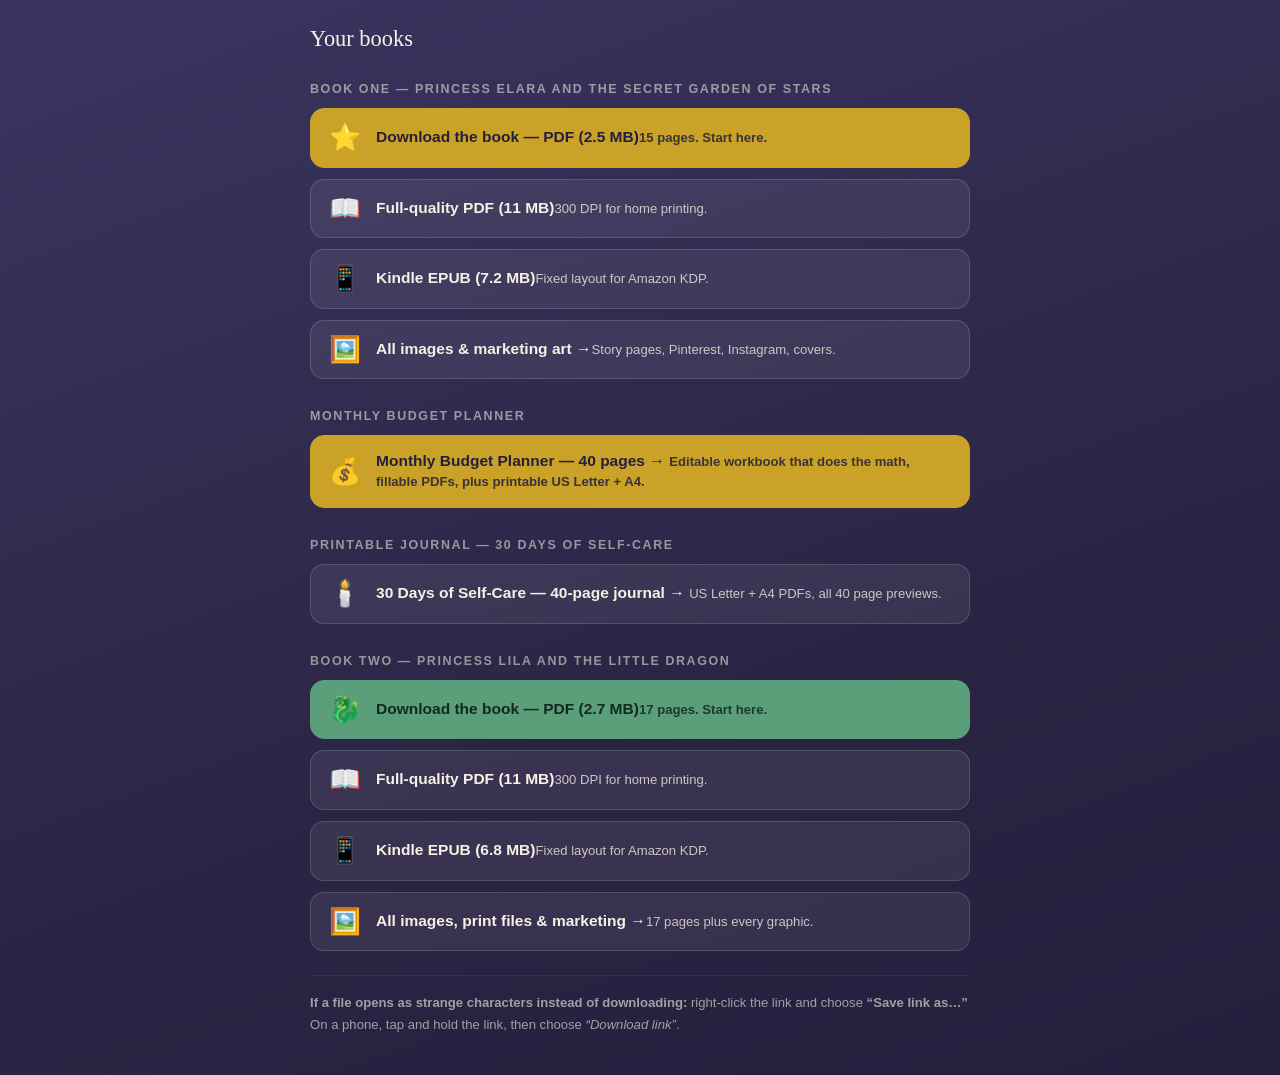
<file: download/index.html>
<!DOCTYPE html><html lang="en"><head><meta charset="utf-8">
<meta name="viewport" content="width=device-width,initial-scale=1">
<title>Your Books — Downloads</title><style>*{box-sizing:border-box}
body{margin:0;min-height:100vh;background:linear-gradient(160deg,#3a3560,#2b2545 60%,#241f3d);
 font-family:-apple-system,BlinkMacSystemFont,"Segoe UI",Roboto,sans-serif;color:#f6f1e4;padding:26px}
.wrap{max-width:660px;margin:0 auto}
h1{font-family:Georgia,serif;font-weight:normal;font-size:1.4rem;margin:0 0 22px}
h2{font-size:.78rem;text-transform:uppercase;letter-spacing:1.6px;opacity:.55;margin:30px 0 12px;font-weight:600}
a.dl{display:flex;align-items:center;gap:15px;text-decoration:none;color:inherit;
 background:rgba(255,255,255,.07);border:1px solid rgba(255,255,255,.14);
 border-radius:14px;padding:16px 18px;margin-bottom:11px;transition:.15s}
a.dl:hover{background:rgba(255,255,255,.15);transform:translateY(-2px)}
a.dl.primary{background:#c9a227;color:#241f3d;border-color:#c9a227;font-weight:700}
a.dl.primary:hover{background:#d9b437}
a.dl.green{background:#5b9e7a;color:#12291f;border-color:#5b9e7a;font-weight:700}
a.dl.green:hover{background:#69b389}
.ico{font-size:1.6rem;line-height:1}
.t{font-weight:600;font-size:.97rem;margin-bottom:2px}
.d{font-size:.82rem;opacity:.78;line-height:1.4}
a.dl.primary .d,a.dl.green .d{opacity:.85}
.note{font-size:.82rem;opacity:.6;line-height:1.65;margin-top:24px;
 border-top:1px solid rgba(255,255,255,.12);padding-top:16px}</style></head><body><div class="wrap">
<h1>Your books</h1>

<h2>Book One — Princess Elara and the Secret Garden of Stars</h2>
<a class="dl primary" href="princess_elara_LIGHT.pdf" download><span class="ico">⭐</span>
<span><span class="t">Download the book — PDF (2.5 MB)</span><span class="d">15 pages. Start here.</span></span></a>
<a class="dl" href="princess_elara_and_the_secret_garden_of_stars.pdf" download><span class="ico">📖</span>
<span><span class="t">Full-quality PDF (11 MB)</span><span class="d">300 DPI for home printing.</span></span></a>
<a class="dl" href="princess_elara_kindle.epub" download><span class="ico">📱</span>
<span><span class="t">Kindle EPUB (7.2 MB)</span><span class="d">Fixed layout for Amazon KDP.</span></span></a>
<a class="dl" href="images.html"><span class="ico">🖼️</span>
<span><span class="t">All images &amp; marketing art →</span><span class="d">Story pages, Pinterest, Instagram, covers.</span></span></a>

<h2>Monthly Budget Planner</h2>
<a class="dl primary" href="budget.html"><span class="ico">💰</span>
<span><span class="t">Monthly Budget Planner — 40 pages →</span>
<span class="d">Editable workbook that does the math, fillable PDFs, plus printable US Letter + A4.</span></span></a>

<h2>Printable Journal — 30 Days of Self-Care</h2>
<a class="dl" href="journal.html"><span class="ico">🕯️</span>
<span><span class="t">30 Days of Self-Care — 40-page journal →</span>
<span class="d">US Letter + A4 PDFs, all 40 page previews.</span></span></a>

<h2>Book Two — Princess Lila and the Little Dragon</h2>
<a class="dl green" href="princess_lila_LIGHT.pdf" download><span class="ico">🐉</span>
<span><span class="t">Download the book — PDF (2.7 MB)</span><span class="d">17 pages. Start here.</span></span></a>
<a class="dl" href="princess_lila_and_the_little_dragon.pdf" download><span class="ico">📖</span>
<span><span class="t">Full-quality PDF (11 MB)</span><span class="d">300 DPI for home printing.</span></span></a>
<a class="dl" href="princess_lila_kindle.epub" download><span class="ico">📱</span>
<span><span class="t">Kindle EPUB (6.8 MB)</span><span class="d">Fixed layout for Amazon KDP.</span></span></a>
<a class="dl" href="lila.html"><span class="ico">🖼️</span>
<span><span class="t">All images, print files &amp; marketing →</span><span class="d">17 pages plus every graphic.</span></span></a>

<p class="note"><strong>If a file opens as strange characters instead of downloading:</strong>
right-click the link and choose <strong>“Save link as…”</strong> On a phone, tap and hold
the link, then choose <em>“Download link”</em>.</p>
</div></body></html>
</file>
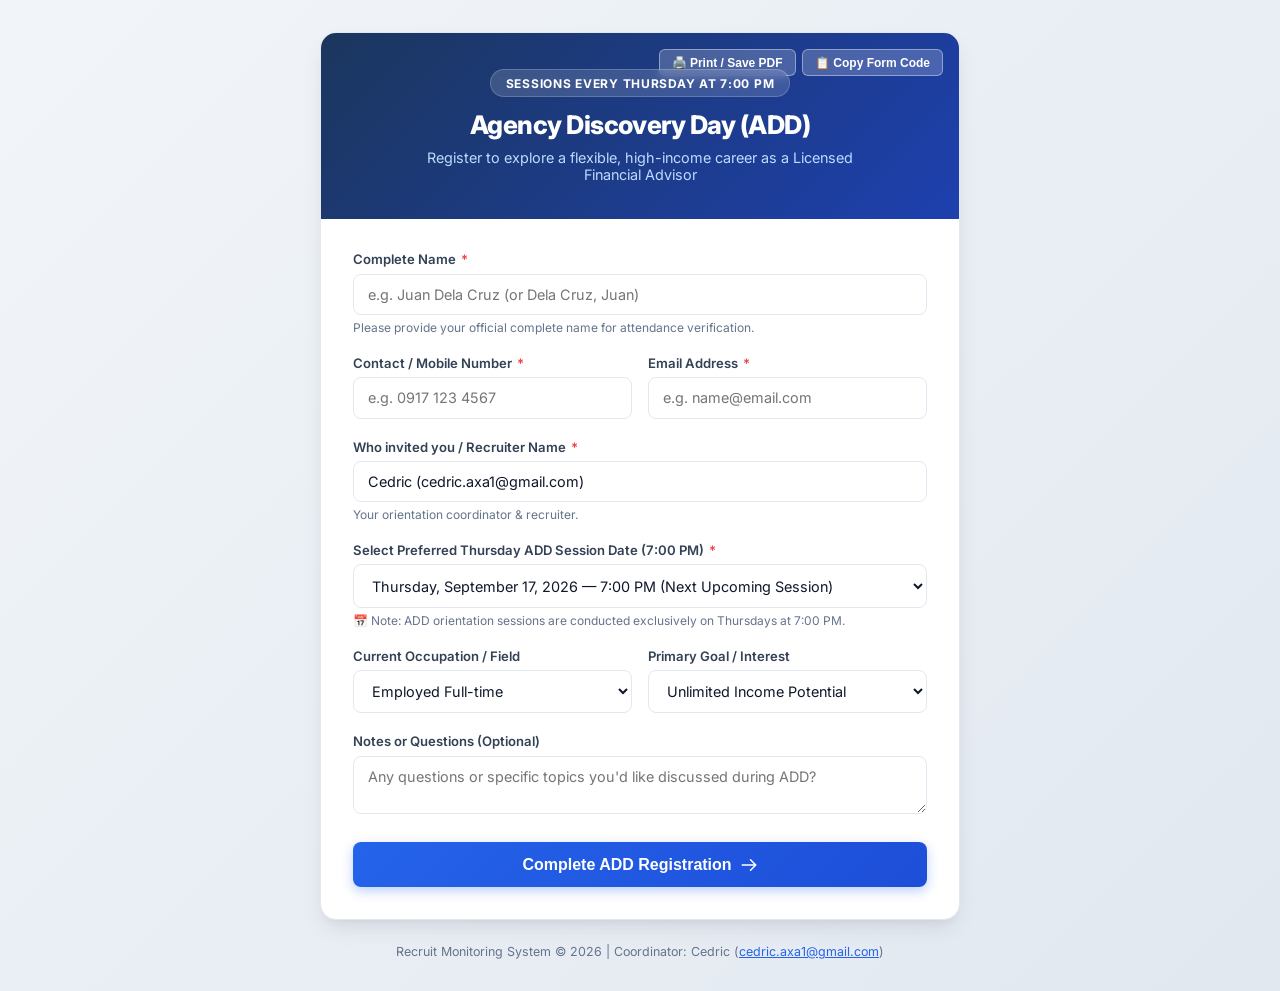
<file: ADD_Registration_Form.html>
<!DOCTYPE html>
<html lang="en">
<head>
  <meta charset="UTF-8">
  <meta name="viewport" content="width=device-width, initial-scale=1.0">
  <title>Agency Discovery Day (ADD) Registration | Career Preview</title>
  <link rel="preconnect" href="https://fonts.googleapis.com">
  <link rel="preconnect" href="https://fonts.gstatic.com" crossorigin>
  <link href="https://fonts.googleapis.com/css2?family=Inter:wght@300;400;500;600;700;800&display=swap" rel="stylesheet">
  <style>
    :root {
      --primary: #1B365D;
      --primary-accent: #2563EB;
      --teal: #0D9488;
      --bg: #F8FAFC;
      --card: #FFFFFF;
      --border: #E2E8F0;
      --text: #0F172A;
      --text-muted: #64748B;
    }
    * { box-sizing: border-box; margin: 0; padding: 0; }
    body {
      font-family: 'Inter', -apple-system, BlinkMacSystemFont, "Segoe UI", Roboto, sans-serif;
      background: linear-gradient(135deg, #F1F5F9 0%, #E2E8F0 100%);
      color: var(--text);
      min-height: 100vh;
      display: flex;
      flex-direction: column;
      align-items: center;
      padding: 2rem 1rem;
    }
    .wrapper {
      width: 100%;
      max-width: 640px;
      background: var(--card);
      border-radius: 16px;
      box-shadow: 0 10px 25px -5px rgba(15, 23, 42, 0.1), 0 8px 10px -6px rgba(15, 23, 42, 0.05);
      border: 1px solid var(--border);
      overflow: hidden;
    }
    .hero-banner {
      background: linear-gradient(135deg, #1B365D 0%, #1E40AF 100%);
      color: white;
      padding: 2.25rem 2rem;
      text-align: center;
      position: relative;
    }
    .hero-badge {
      display: inline-block;
      background: rgba(255, 255, 255, 0.15);
      backdrop-filter: blur(4px);
      padding: 0.35rem 0.9rem;
      border-radius: 20px;
      font-size: 0.75rem;
      font-weight: 700;
      letter-spacing: 0.06em;
      text-transform: uppercase;
      margin-bottom: 0.75rem;
      border: 1px solid rgba(255, 255, 255, 0.2);
    }
    .hero-banner h1 {
      font-size: 1.6rem;
      font-weight: 800;
      letter-spacing: -0.02em;
      margin-bottom: 0.5rem;
      line-height: 1.25;
    }
    .hero-banner p {
      font-size: 0.9rem;
      color: #BFDBFE;
      max-width: 480px;
      margin: 0 auto;
    }
    .form-container {
      padding: 2rem;
    }
    .form-group {
      margin-bottom: 1.25rem;
    }
    label {
      display: block;
      font-size: 0.82rem;
      font-weight: 600;
      color: #334155;
      margin-bottom: 0.4rem;
    }
    label .req {
      color: #EF4444;
      margin-left: 2px;
    }
    input[type="text"],
    input[type="email"],
    input[type="tel"],
    select,
    textarea {
      width: 100%;
      padding: 0.7rem 0.9rem;
      border: 1.5px solid var(--border);
      border-radius: 8px;
      font-size: 0.9rem;
      font-family: inherit;
      color: var(--text);
      background: #FFFFFF;
      transition: all 0.2s ease;
      outline: none;
    }
    input:focus, select:focus, textarea:focus {
      border-color: var(--primary-accent);
      box-shadow: 0 0 0 3px rgba(37, 99, 235, 0.15);
    }
    .helper-text {
      font-size: 0.75rem;
      color: var(--text-muted);
      margin-top: 0.3rem;
    }
    .form-row {
      display: grid;
      grid-template-columns: 1fr 1fr;
      gap: 1rem;
    }
    @media (max-width: 500px) {
      .form-row { grid-template-columns: 1fr; gap: 0; }
    }
    .btn-submit {
      width: 100%;
      background: linear-gradient(135deg, #2563EB 0%, #1D4ED8 100%);
      color: white;
      border: none;
      padding: 0.85rem 1.5rem;
      border-radius: 8px;
      font-size: 1rem;
      font-weight: 700;
      cursor: pointer;
      box-shadow: 0 4px 12px rgba(37, 99, 235, 0.3);
      transition: all 0.2s ease;
      display: flex;
      align-items: center;
      justify-content: center;
      gap: 0.5rem;
      margin-top: 1.5rem;
    }
    .btn-submit:hover {
      background: linear-gradient(135deg, #1D4ED8 0%, #1E40AF 100%);
      transform: translateY(-1px);
      box-shadow: 0 6px 16px rgba(37, 99, 235, 0.4);
    }
    .btn-submit:disabled {
      opacity: 0.6;
      cursor: not-allowed;
      transform: none;
    }
    /* Success View */
    .success-card {
      display: none;
      padding: 2.5rem 2rem;
      text-align: center;
    }
    .success-icon {
      width: 68px;
      height: 68px;
      background: #DCFCE7;
      color: #15803D;
      border-radius: 50%;
      display: flex;
      align-items: center;
      justify-content: center;
      margin: 0 auto 1.25rem;
      font-size: 2rem;
    }
    .success-card h2 {
      font-size: 1.45rem;
      font-weight: 800;
      color: #0F172A;
      margin-bottom: 0.5rem;
    }
    .success-card p {
      font-size: 0.9rem;
      color: #475569;
      margin-bottom: 1.25rem;
      line-height: 1.6;
    }
    .email-alert-box {
      background: #EFF6FF;
      border: 1.5px solid #BFDBFE;
      border-radius: 10px;
      padding: 1rem;
      margin: 1.25rem 0;
      text-align: left;
      font-size: 0.88rem;
    }
    .email-alert-box strong { color: #1E40AF; }
    .recruit-badge {
      display: inline-block;
      background: #EBF4FF;
      color: #1E40AF;
      border: 1px solid #BFDBFE;
      padding: 0.45rem 1.15rem;
      border-radius: 20px;
      font-weight: 700;
      font-size: 0.9rem;
      margin-bottom: 1rem;
    }
    .btn-secondary {
      background: #F1F5F9;
      color: #334155;
      border: 1px solid var(--border);
      padding: 0.65rem 1.25rem;
      border-radius: 8px;
      font-size: 0.85rem;
      font-weight: 600;
      text-decoration: none;
      display: inline-flex;
      align-items: center;
      gap: 0.35rem;
      cursor: pointer;
      margin-top: 0.5rem;
    }
    .btn-secondary:hover { background: #E2E8F0; }
    .btn-primary-small {
      background: #2563EB;
      color: white;
      border: none;
      padding: 0.65rem 1.25rem;
      border-radius: 8px;
      font-size: 0.85rem;
      font-weight: 600;
      text-decoration: none;
      display: inline-flex;
      align-items: center;
      gap: 0.35rem;
      cursor: pointer;
      margin-top: 0.5rem;
    }
    .btn-primary-small:hover { background: #1D4ED8; }
    footer {
      margin-top: 1.5rem;
      text-align: center;
      font-size: 0.78rem;
      color: #64748B;
    }
    @media print {
      body { background: white; padding: 0; }
      .wrapper { box-shadow: none; border: none; max-width: 100%; }
      .hero-banner button, .hero-banner a, footer, .btn-submit { display: none !important; }
      .hero-banner { background: #1B365D !important; -webkit-print-color-adjust: exact; print-color-adjust: exact; color: white; }
    }
  </style>
</head>
<body>

  <div class="wrapper">
    <div class="hero-banner">
      <div style="position: absolute; top: 1rem; right: 1rem; display: flex; gap: 0.4rem;">
        <button onclick="window.print()" style="background: rgba(255,255,255,0.2); color: white; border: 1px solid rgba(255,255,255,0.4); padding: 0.35rem 0.75rem; border-radius: 6px; font-size: 0.75rem; font-weight: 600; display: inline-flex; align-items: center; gap: 0.35rem; cursor: pointer;">
          🖨️ Print / Save PDF
        </button>
        <button onclick="copyFormSource()" id="copySourceBtn" style="background: rgba(255,255,255,0.2); color: white; border: 1px solid rgba(255,255,255,0.4); padding: 0.35rem 0.75rem; border-radius: 6px; font-size: 0.75rem; font-weight: 600; display: inline-flex; align-items: center; gap: 0.35rem; cursor: pointer;">
          📋 Copy Form Code
        </button>
      </div>
      <div class="hero-badge">Sessions Every Thursday at 7:00 PM</div>
      <h1>Agency Discovery Day (ADD)</h1>
      <p>Register to explore a flexible, high-income career as a Licensed Financial Advisor</p>
    </div>

    <!-- Registration Form -->
    <div class="form-container" id="formContainer">
      <form id="addRegistrationForm" onsubmit="handleSubmit(event)">
        
        <div class="form-group">
          <label for="fullName">Complete Name <span class="req">*</span></label>
          <input type="text" id="fullName" name="name" placeholder="e.g. Juan Dela Cruz (or Dela Cruz, Juan)" required>
          <div class="helper-text">Please provide your official complete name for attendance verification.</div>
        </div>

        <div class="form-row">
          <div class="form-group">
            <label for="contactNumber">Contact / Mobile Number <span class="req">*</span></label>
            <input type="tel" id="contactNumber" name="phone" placeholder="e.g. 0917 123 4567" required>
          </div>
          <div class="form-group">
            <label for="emailAddress">Email Address <span class="req">*</span></label>
            <input type="email" id="emailAddress" name="email" placeholder="e.g. name@email.com" required>
          </div>
        </div>

        <div class="form-group">
          <label for="recruiter">Who invited you / Recruiter Name <span class="req">*</span></label>
          <input type="text" id="recruiter" name="recruiter" value="Cedric (cedric.axa1@gmail.com)" required>
          <div class="helper-text">Your orientation coordinator & recruiter.</div>
        </div>

        <div class="form-group">
          <label for="addSession">Select Preferred Thursday ADD Session Date (7:00 PM) <span class="req">*</span></label>
          <select id="addSession" name="add_date" required>
            <option value="2026-09-17" selected>Thursday, September 17, 2026 — 7:00 PM (Next Upcoming Session)</option>
            <option value="2026-09-24">Thursday, September 24, 2026 — 7:00 PM</option>
            <option value="2026-10-01">Thursday, October 01, 2026 — 7:00 PM</option>
            <option value="2026-10-08">Thursday, October 08, 2026 — 7:00 PM</option>
            <option value="2026-10-15">Thursday, October 15, 2026 — 7:00 PM</option>
          </select>
          <div class="helper-text">📅 Note: ADD orientation sessions are conducted exclusively on Thursdays at 7:00 PM.</div>
        </div>

        <div class="form-row">
          <div class="form-group">
            <label for="occupation">Current Occupation / Field</label>
            <select id="occupation" name="occupation">
              <option value="Employed Full-time">Employed Full-time</option>
              <option value="Employed Part-time">Employed Part-time</option>
              <option value="Business Owner / Entrepreneur">Business Owner / Entrepreneur</option>
              <option value="Freelancer / Virtual Assistant">Freelancer / Virtual Assistant</option>
              <option value="Fresh Graduate / Job Seeker">Fresh Graduate / Job Seeker</option>
              <option value="Banking / Financial Services">Banking / Financial Services</option>
              <option value="Sales / Marketing">Sales / Marketing</option>
              <option value="Other">Other</option>
            </select>
          </div>

          <div class="form-group">
            <label for="interest">Primary Goal / Interest</label>
            <select id="interest" name="interest">
              <option value="Unlimited Income Potential">Unlimited Income Potential</option>
              <option value="Flexible Schedule / Time Freedom">Flexible Schedule / Time Freedom</option>
              <option value="Work from Home / Hybrid">Work from Home / Hybrid</option>
              <option value="Career Growth & Leadership">Career Growth & Leadership</option>
              <option value="Helping Families Financial Security">Helping Families Financial Security</option>
            </select>
          </div>
        </div>

        <div class="form-group">
          <label for="questions">Notes or Questions (Optional)</label>
          <textarea id="questions" name="questions" rows="2" placeholder="Any questions or specific topics you'd like discussed during ADD?"></textarea>
        </div>

        <button type="submit" id="submitBtn" class="btn-submit">
          <span>Complete ADD Registration</span>
          <svg width="18" height="18" fill="none" stroke="currentColor" viewBox="0 0 24 24">
            <path stroke-linecap="round" stroke-linejoin="round" stroke-width="2" d="M14 5l7 7m0 0l-7 7m7-7H3"></path>
          </svg>
        </button>
      </form>
    </div>

    <!-- Success Confirmation Card -->
    <div class="success-card" id="successCard">
      <div class="success-icon">✓</div>
      <h2>Registration Confirmed!</h2>
      <p id="successMessage">Thank you! Your Agency Discovery Day orientation slot has been reserved.</p>
      
      <div>
        <div class="recruit-badge" id="successRecruitId">Recruit ID: REC-007</div>
      </div>

      <div class="email-alert-box">
        <div style="font-weight: 700; color: #1E40AF; margin-bottom: 6px; display: flex; align-items: center; gap: 6px;">
          <span>📧</span> Confirmation Email Dispatched!
        </div>
        <div>
          <strong>From:</strong> Cedric (<a href="mailto:cedric.axa1@gmail.com" style="color:#2563EB;">cedric.axa1@gmail.com</a>)<br>
          <strong>To:</strong> <span id="emailRecipient"></span><br>
          <strong>Subject:</strong> Thank You for Registering for Agency Discovery Day (ADD)! | Cedric
        </div>
      </div>

      <div style="display: flex; gap: 0.75rem; justify-content: center; flex-wrap: wrap; margin-top: 1.5rem;">
        <a id="openGmailBtn" href="#" target="_blank" class="btn-primary-small" style="background: #EA4335;">
          ✉️ Send via Gmail (1-Click)
        </a>
        <a id="viewEmailBtn" href="#" target="_blank" class="btn-secondary">
          👁️ Preview Email
        </a>
        <a id="openMailtoBtn" href="#" class="btn-secondary">
          📧 Open in Mail App
        </a>
        <button onclick="resetForm()" class="btn-secondary">Register Another</button>
        <a href="/" class="btn-secondary">Go to Dashboard</a>
      </div>
    </div>
  </div>

  <footer>
    Recruit Monitoring System &copy; 2026 | Coordinator: Cedric (<a href="mailto:cedric.axa1@gmail.com" style="color:#2563EB;">cedric.axa1@gmail.com</a>)
  </footer>

  <script>
    function copyFormSource() {
      const htmlContent = '<!DOCTYPE html>\n' + document.documentElement.outerHTML;
      navigator.clipboard.writeText(htmlContent).then(() => {
        const btn = document.getElementById('copySourceBtn');
        btn.textContent = "✓ Code Copied!";
        setTimeout(() => { btn.textContent = "📋 Copy Form Code"; }, 2500);
        alert("Form HTML source code copied to clipboard! You can paste it into any text editor (Notepad, VS Code) and save it as ADD_Registration_Form.html.");
      }).catch(err => {
        window.open('https://github.com/Calvinerrol1728/animated-doodle/blob/arena/01a0a2ea-animated-doodle/ADD_Registration_Form.html', '_blank');
      });
    }

    async function handleSubmit(e) {
      e.preventDefault();
      const btn = document.getElementById('submitBtn');
      btn.disabled = true;
      btn.innerHTML = '<span>Confirming ADD Registration...</span>';

      const formData = {
        name: document.getElementById('fullName').value.trim(),
        phone: document.getElementById('contactNumber').value.trim(),
        email: document.getElementById('emailAddress').value.trim(),
        recruiter: document.getElementById('recruiter').value.trim(),
        add_date: document.getElementById('addSession').value,
        occupation: document.getElementById('occupation').value,
        interest: document.getElementById('interest').value,
        questions: document.getElementById('questions').value.trim()
      };

      let result = null;
      try {
        const res = await fetch('/api/register', {
          method: 'POST',
          headers: { 'Content-Type': 'application/json' },
          body: JSON.stringify(formData)
        });
        if (res.ok) {
          result = await res.json();
        }
      } catch (err) {
        console.warn("Server endpoint unreachable, using local registration mode:", err);
      }

      if (result && result.success) {
        document.getElementById('formContainer').style.display = 'none';
        document.getElementById('successCard').style.display = 'block';
        document.getElementById('successRecruitId').textContent = `Recruit ID: ${result.recruit_id}`;
        document.getElementById('successMessage').textContent = `Thank you, ${formData.name}! You are registered for the Agency Discovery Day (ADD) session on Thursday, September 17, 2026 at 7:00 PM and logged into the monitoring sheet.`;
        document.getElementById('emailRecipient').textContent = formData.email;

        if (result.email) {
          document.getElementById('viewEmailBtn').href = result.email.outbox_path;
          document.getElementById('openMailtoBtn').href = result.email.mailto;
          document.getElementById('openGmailBtn').href = result.email.gmail_url;
        }
        return;
      }

      // Offline / Local File fallback (file:///): confirms immediately and prepares email
      const localId = "REC-" + String(Date.now()).slice(-4);
      try {
        const existing = JSON.parse(localStorage.getItem('add_registrations') || '[]');
        existing.push({ id: localId, ...formData, timestamp: new Date() });
        localStorage.setItem('add_registrations', JSON.stringify(existing));
      } catch (storageErr) {}

      document.getElementById('formContainer').style.display = 'none';
      document.getElementById('successCard').style.display = 'block';
      document.getElementById('successRecruitId').textContent = `Recruit ID: ${localId} (Confirmed)`;
      document.getElementById('successMessage').textContent = `Thank you, ${formData.name}! Your registration for Agency Discovery Day (ADD) on Thursday, September 17, 2026 at 7:00 PM has been confirmed.`;
      document.getElementById('emailRecipient').textContent = `${formData.email} (Coordinator: Cedric <cedric.axa1@gmail.com>)`;

      const mailtoSubject = encodeURIComponent(`Thank You for Registering for ADD! | Cedric`);
      const mailtoBody = encodeURIComponent(`Dear ${formData.name},\n\nThank you for registering for our Agency Discovery Day (ADD) orientation!\n\nYour Registration Details:\n• Candidate Name: ${formData.name}\n• Contact Number: ${formData.phone}\n• Email Address: ${formData.email}\n• Scheduled ADD Session: Thursday, September 17, 2026 at 7:00 PM\n• Coordinator / Recruiter: Cedric (cedric.axa1@gmail.com)\n\nWe look forward to welcoming you to the session!\n\nWarm regards,\nCedric\nFinancial Advisory Agency Leader`);

      document.getElementById('openMailtoBtn').href = `mailto:${formData.email}?cc=cedric.axa1@gmail.com&subject=${mailtoSubject}&body=${mailtoBody}`;
      document.getElementById('openGmailBtn').href = `https://mail.google.com/mail/?view=cm&fs=1&to=${encodeURIComponent(formData.email)}&su=${mailtoSubject}&body=${mailtoBody}`;
      document.getElementById('viewEmailBtn').style.display = 'none';
    }

    function resetForm() {
      document.getElementById('addRegistrationForm').reset();
      document.getElementById('recruiter').value = "Cedric (cedric.axa1@gmail.com)";
      document.getElementById('formContainer').style.display = 'block';
      document.getElementById('successCard').style.display = 'none';
      const btn = document.getElementById('submitBtn');
      btn.disabled = false;
      btn.innerHTML = `<span>Complete ADD Registration</span>
        <svg width="18" height="18" fill="none" stroke="currentColor" viewBox="0 0 24 24">
          <path stroke-linecap="round" stroke-linejoin="round" stroke-width="2" d="M14 5l7 7m0 0l-7 7m7-7H3"></path>
        </svg>`;
    }
  </script>
</body>
</html>
</file>
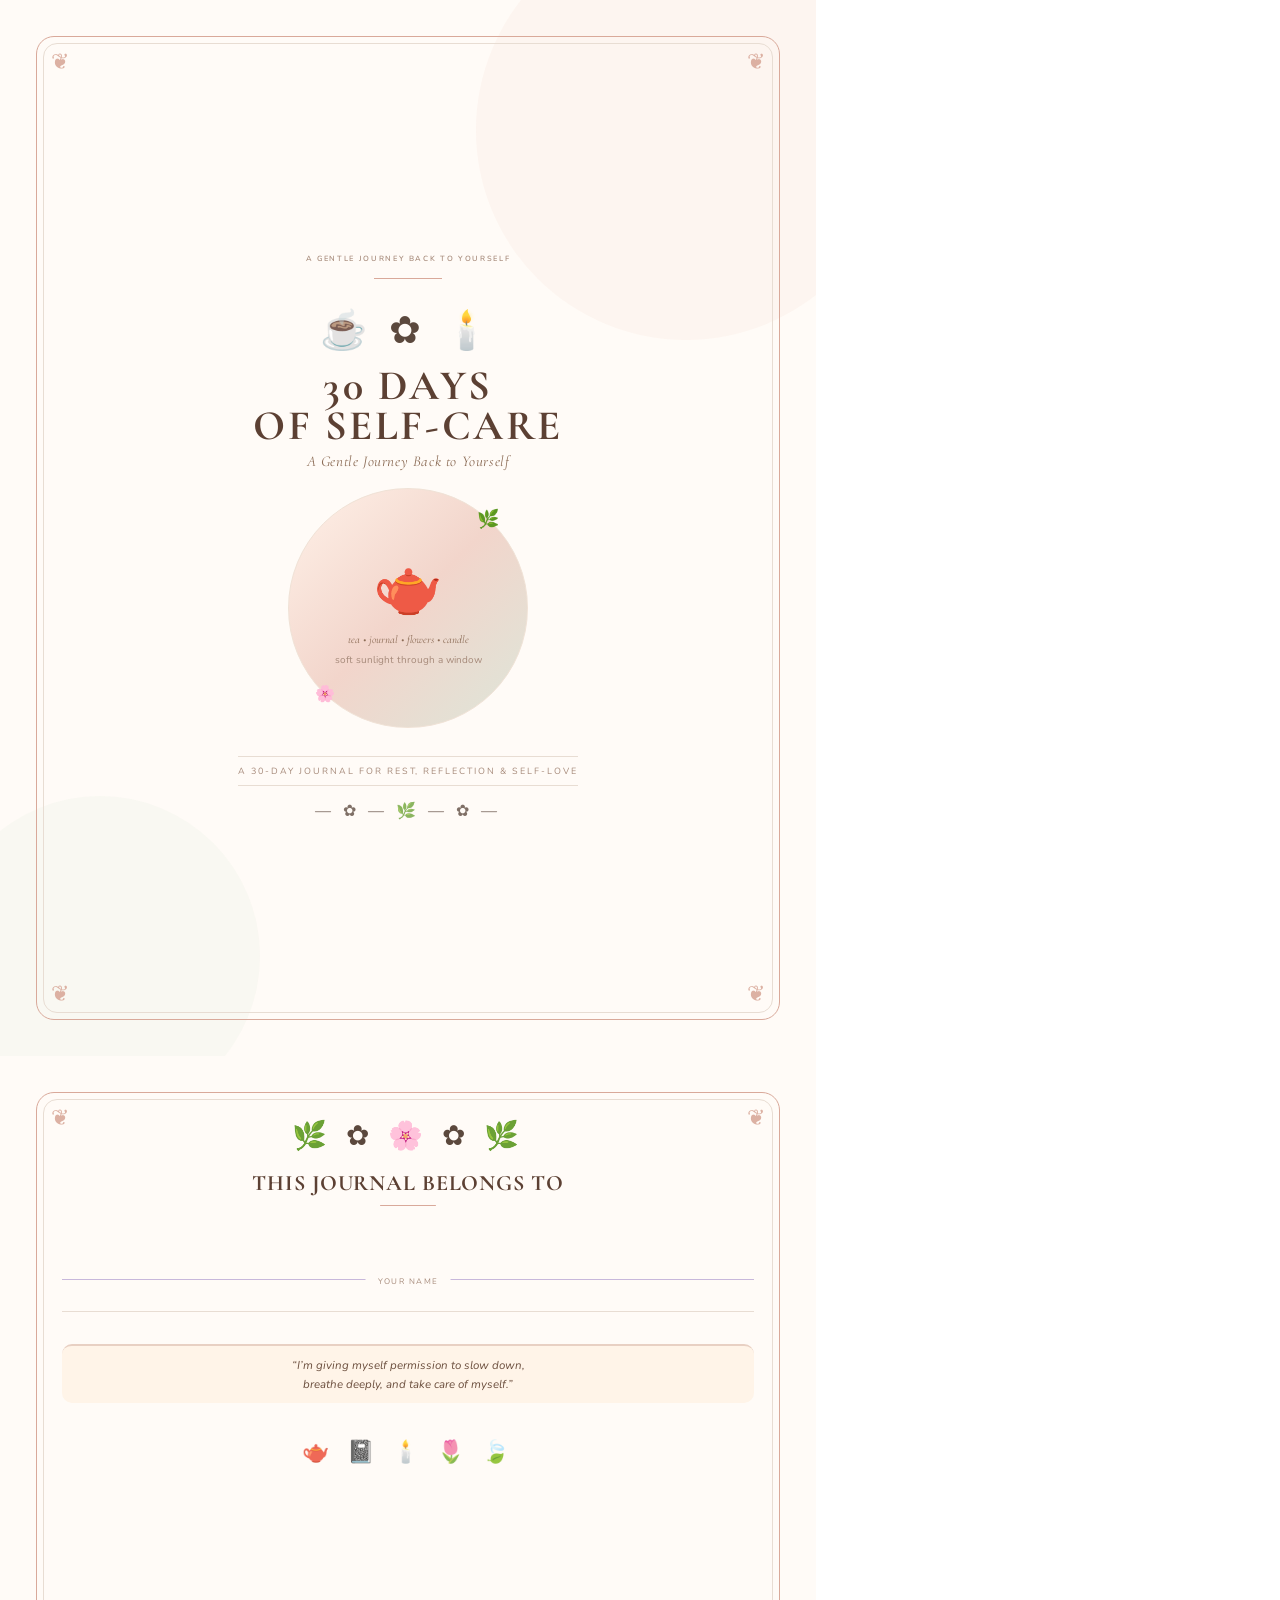
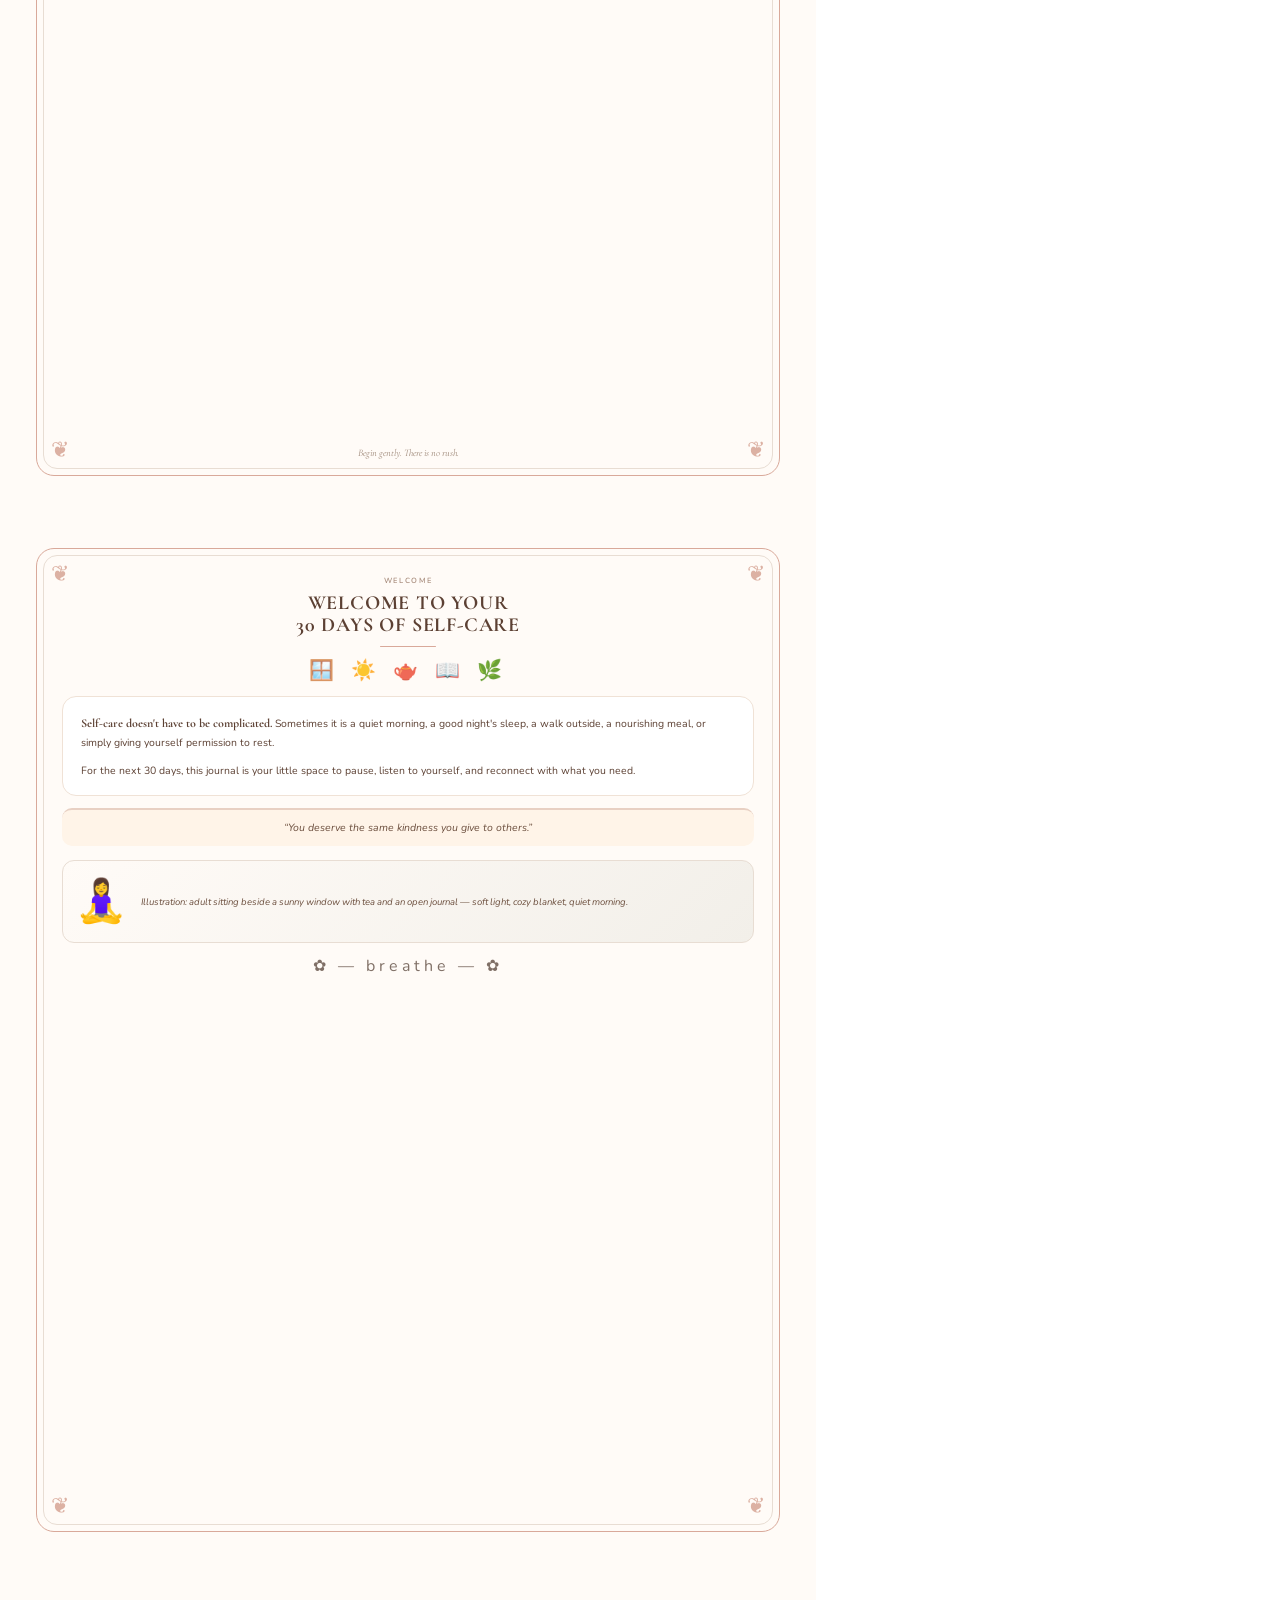
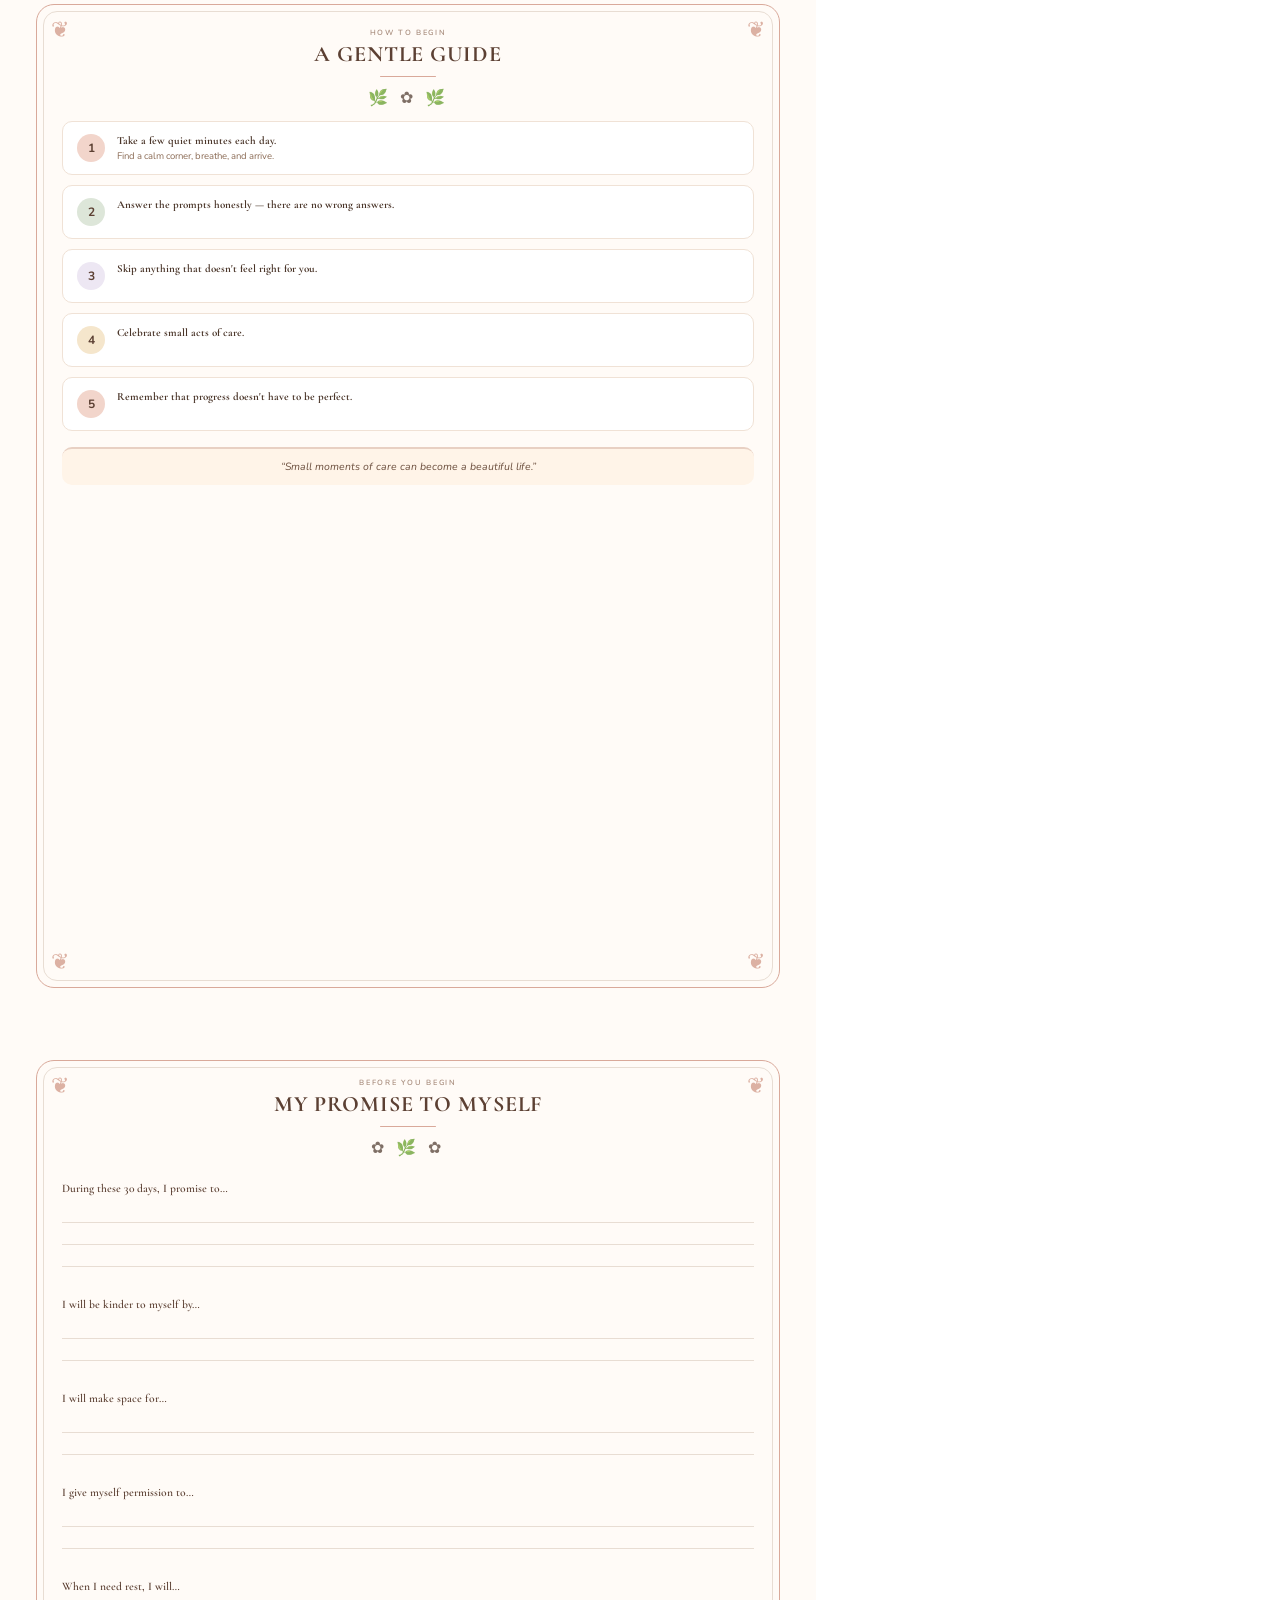
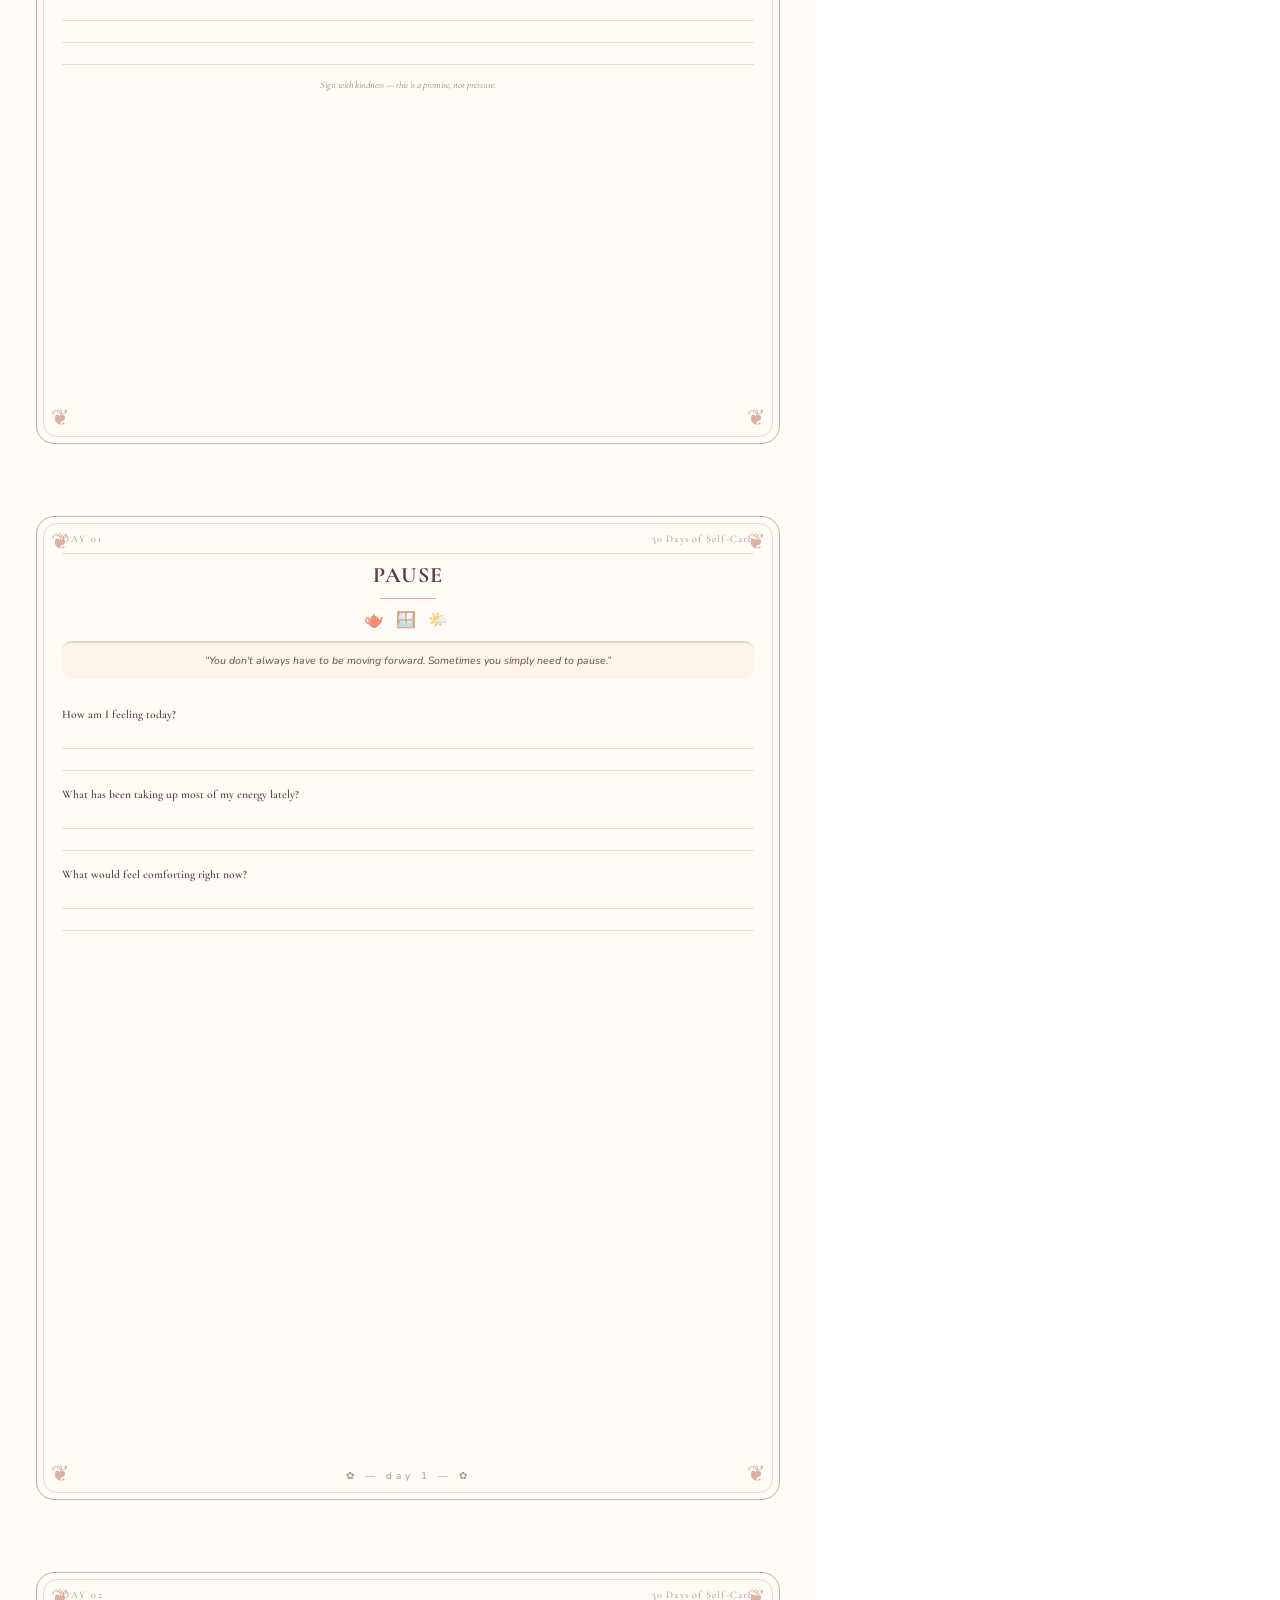
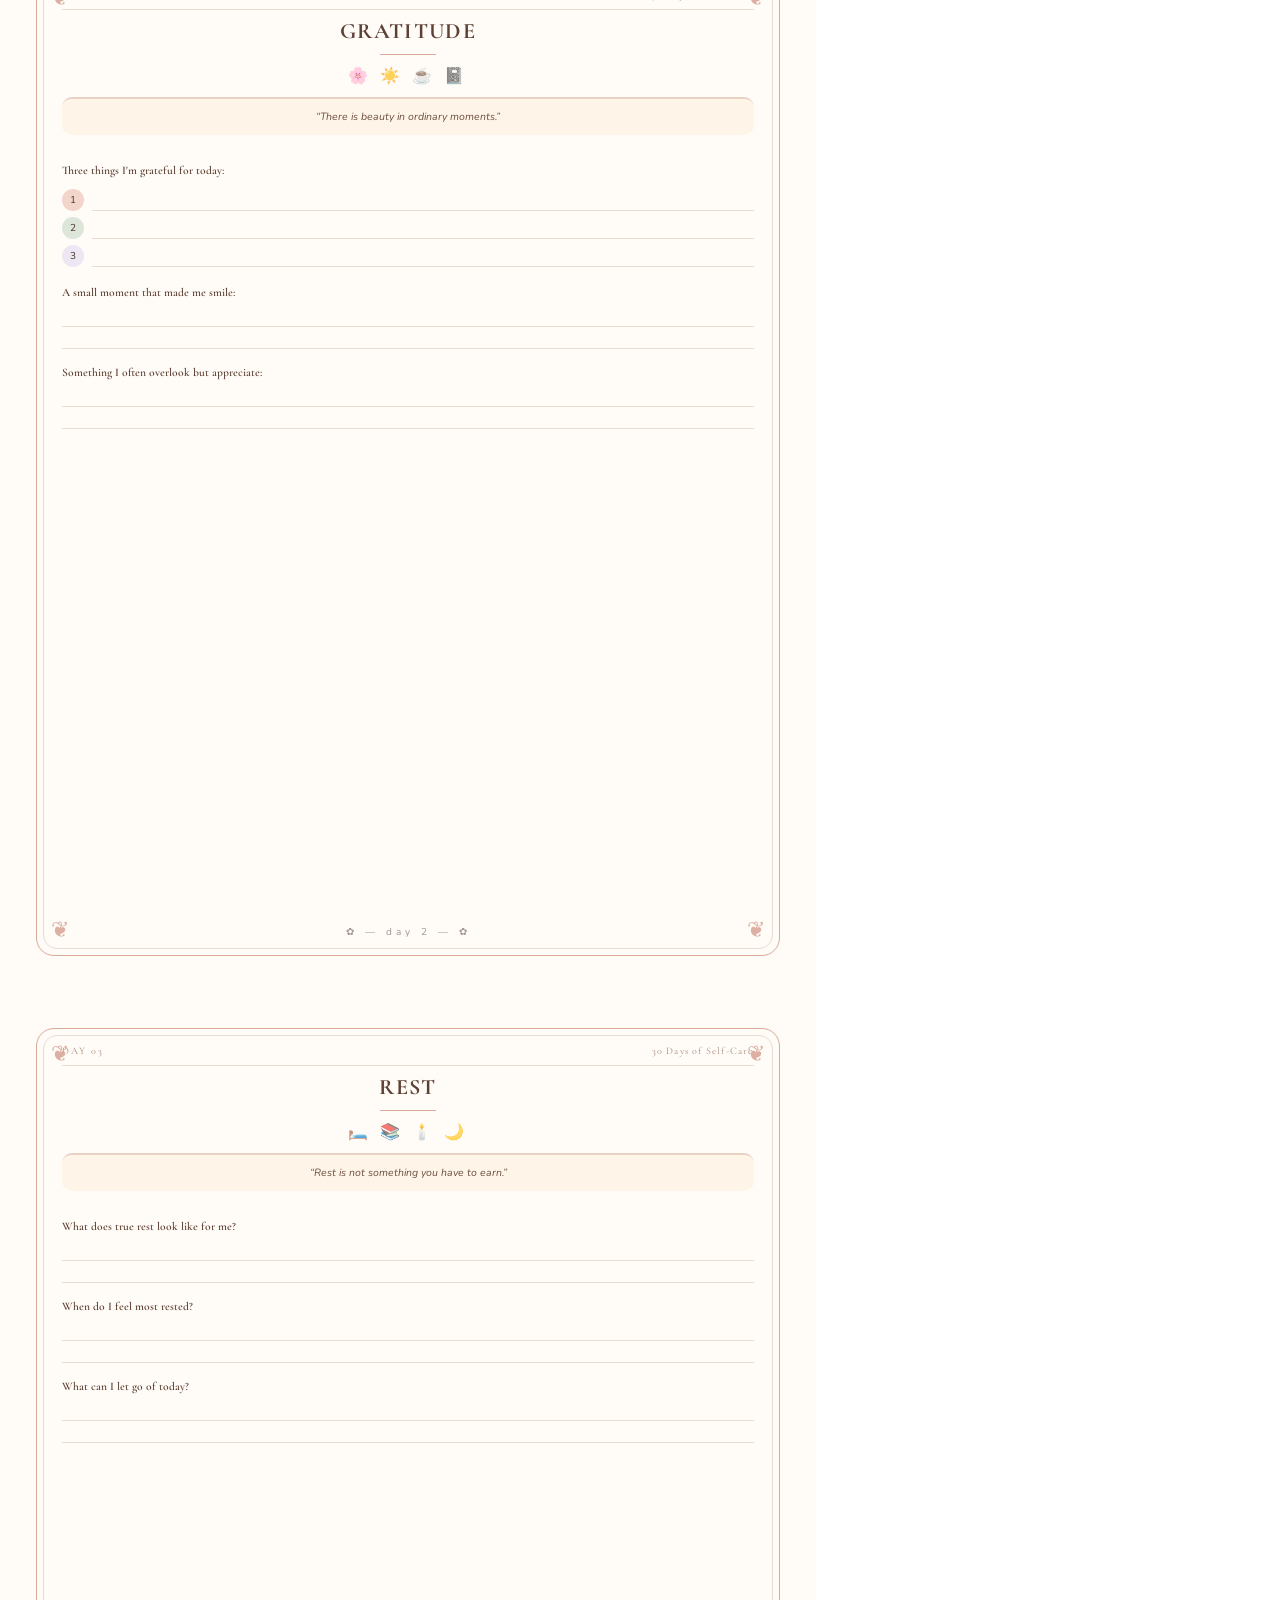
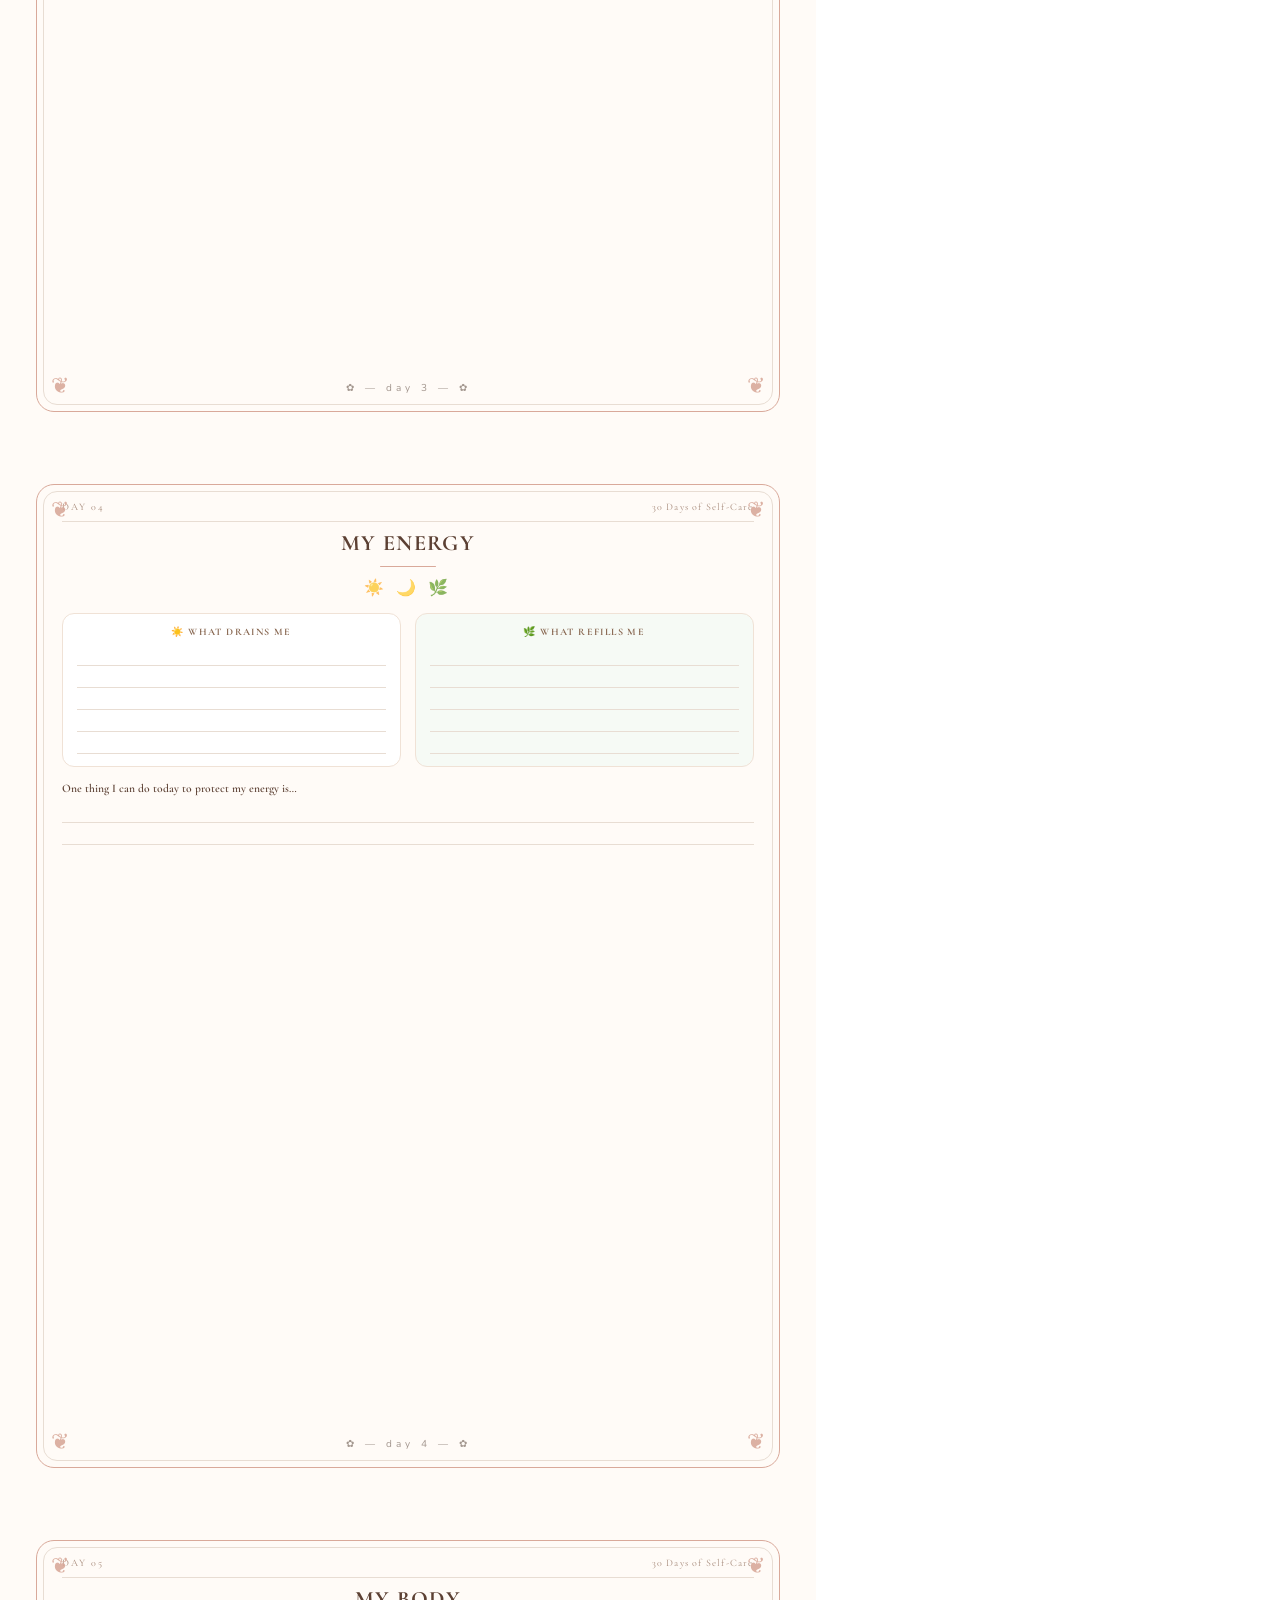
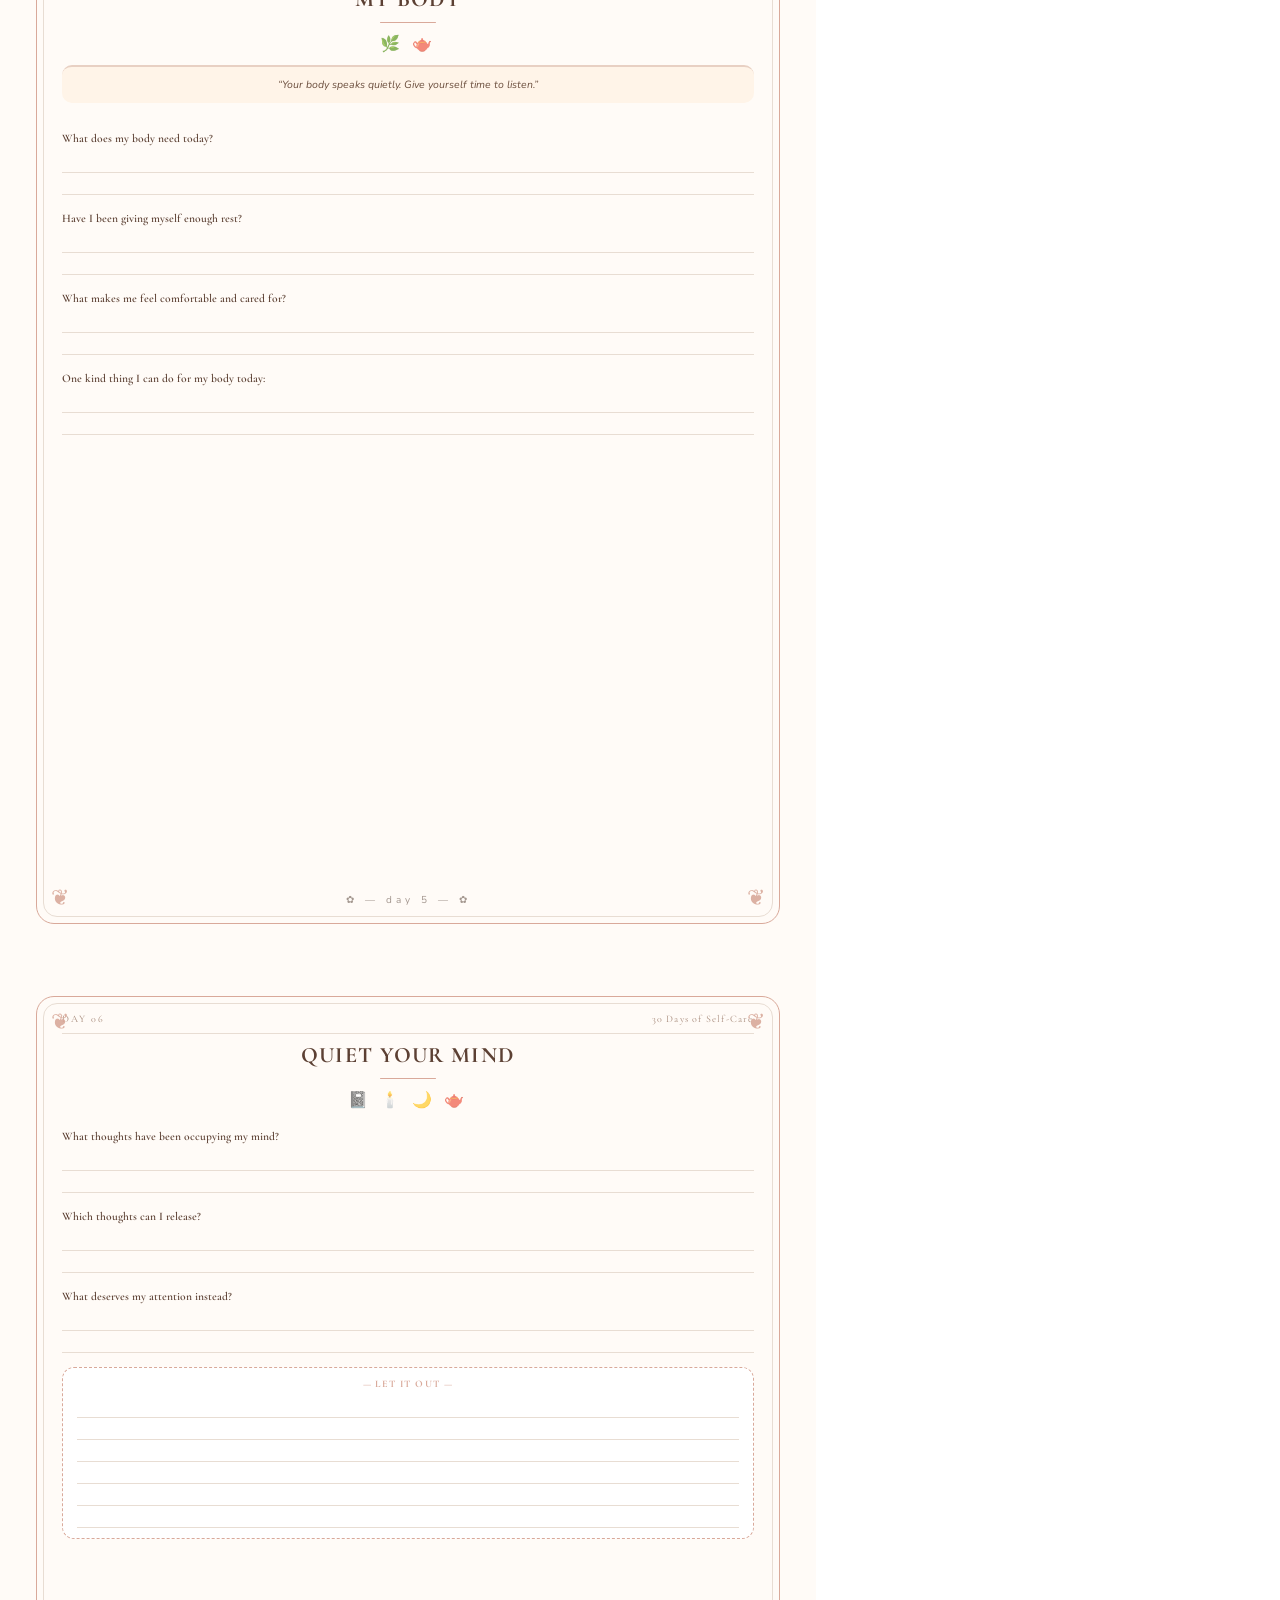
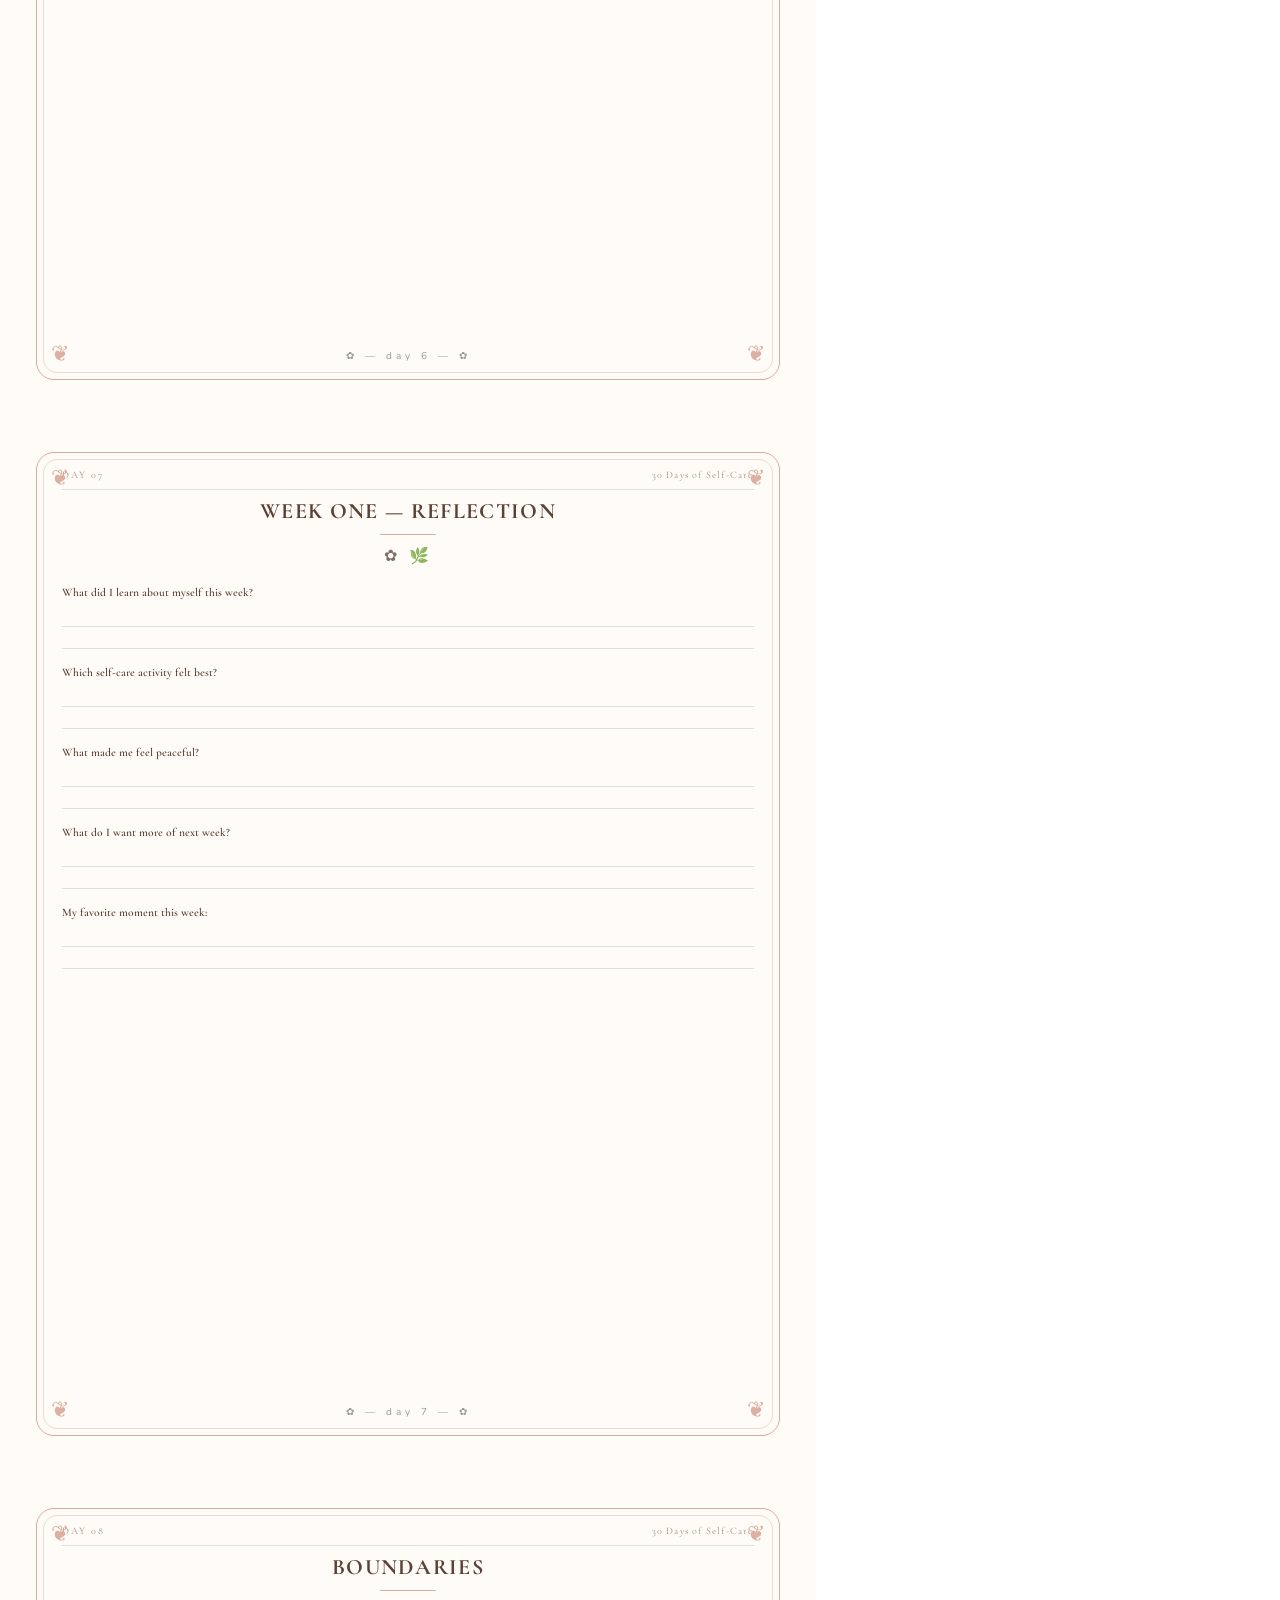
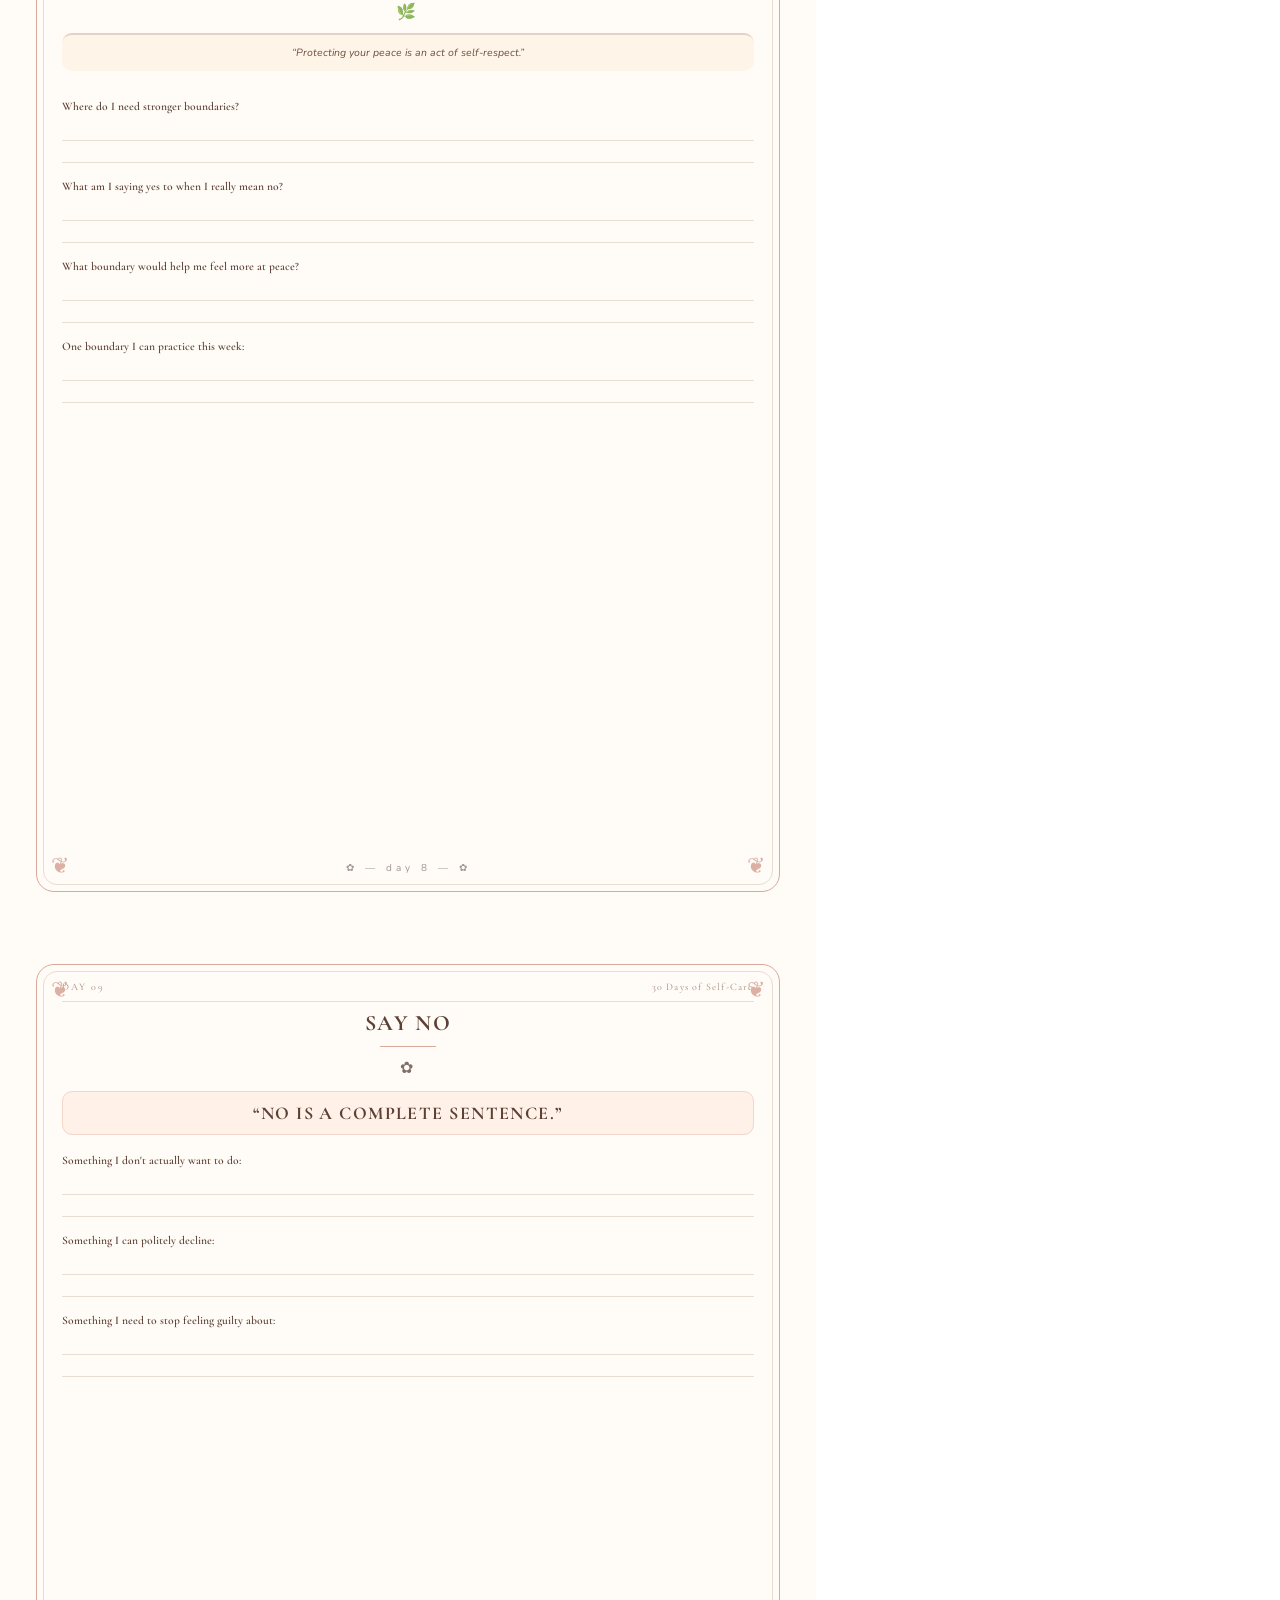
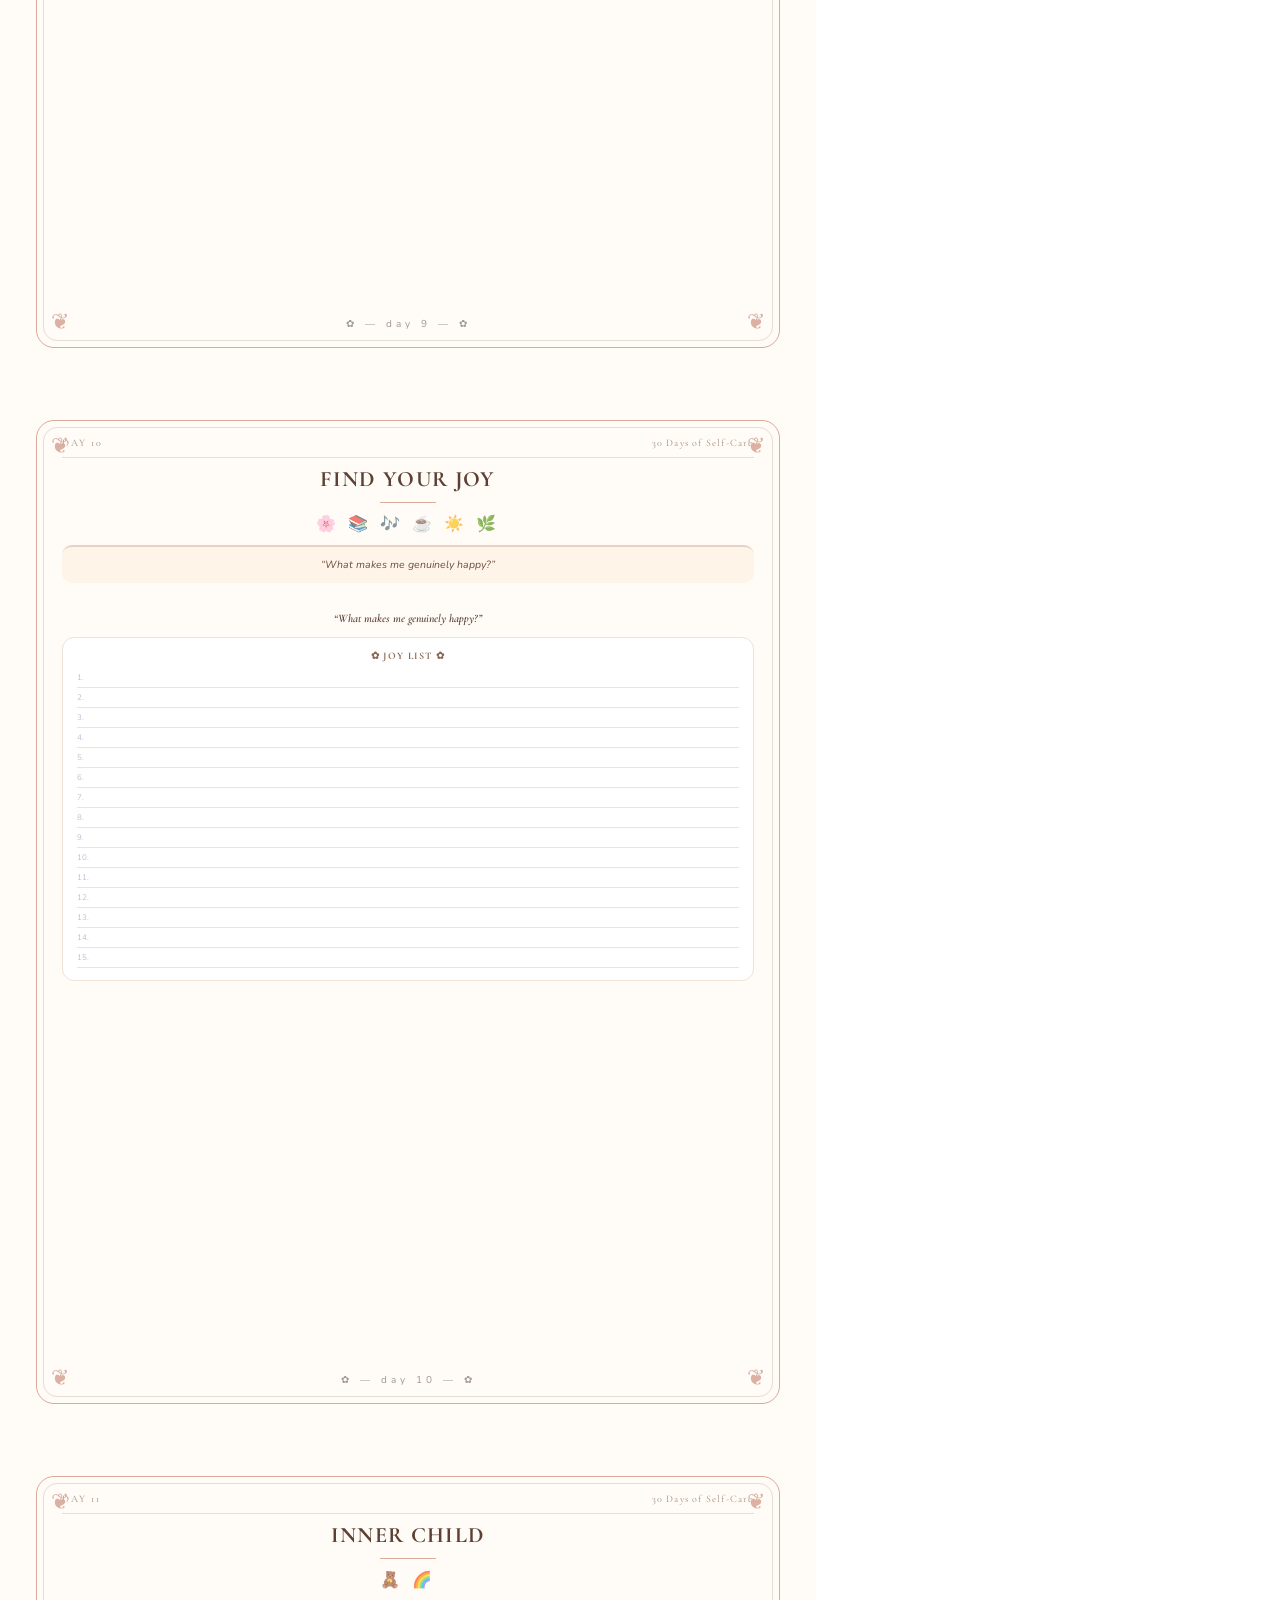
<file: journal.html>
<!DOCTYPE html>
<html lang="en">
<head>
<meta charset="UTF-8">
<style>
@import url('https://fonts.googleapis.com/css2?family=Cormorant+Garamond:wght@400;500;600;700&family=Nunito:wght@300;400;600&display=swap');
@page { size: 8.5in 11in; margin: 0; }
* { margin:0; padding:0; box-sizing:border-box; }
body { font-family: 'Nunito', 'Helvetica', sans-serif; color:#4A3529; background:#fff; }
.page {
  width:8.5in; height:11in;
  padding:0.55in 0.65in;
  position:relative; overflow:hidden;
  background: #FFFBF7;
  page-break-after: always;
  display:flex; flex-direction:column;
}
.page:last-child { page-break-after: avoid; }
.bg-blob { position:absolute; border-radius:50%; opacity:0.18; }
.border-frame {
  position:absolute; inset:0.38in;
  border:1.4px solid #D9A99A;
  border-radius:18px;
  pointer-events:none;
}
.border-frame::before {
  content:''; position:absolute; inset:6px;
  border:1px solid #E8DDD3; border-radius:14px;
}
.corner { position:absolute; font-size:22px; color:#D9A99A; opacity:0.9; }
.corner.tl { top:10px; left:14px; } .corner.tr { top:10px; right:14px; } .corner.bl { bottom:10px; left:14px; } .corner.br { bottom:10px; right:14px; }
h1, h2, h3 { font-family:'Cormorant Garamond', Georgia, serif; color:#5C4033; letter-spacing:0.04em; }
.serif { font-family:'Cormorant Garamond', serif; }
.label-small { font-size:7.5px; letter-spacing:0.22em; text-transform:uppercase; color:#A68A7A; font-weight:600; }
.title { font-size:26px; font-weight:700; line-height:1.1; text-align:center; }
.subtitle { font-size:11px; letter-spacing:0.18em; text-transform:uppercase; color:#8B6B55; text-align:center; margin-top:6px; }
.divider { width:56px; height:1.5px; background:#D9A99A; margin:10px auto; border-radius:2px; }
.quote-box { background:#FFF1E8; border-left:3px solid #D9A99A; padding:10px 14px; border-radius:0 10px 10px 0; font-style:italic; color:#6B4E3D; font-size:10.5px; line-height:1.5; margin:10px 0; }
.quote-box.center { border-left:none; border-top:2px solid #E8D0C3; border-radius:10px; text-align:center; background:#FFF4E8; }
.prompt-label { font-family:'Cormorant Garamond', serif; font-size:11.5px; font-weight:600; color:#5C4033; margin-top:12px; margin-bottom:6px; }
.lines { flex:1; display:flex; flex-direction:column; gap:0; }
.line { border-bottom:1px solid #E8DDD3; height:22px; width:100%; }
.line.dotted { border-bottom:1px dashed #E8DDD3; }
.line-group { display:flex; flex-direction:column; gap:0; margin-bottom:4px; }
.check-list { list-style:none; font-size:10px; line-height:1.9; }
.check-list li::before { content:'☐ '; color:#A8B5A2; font-size:11px; }
.two-col { display:grid; grid-template-columns:1fr 1fr; gap:14px; }
.box { background:#FFFFFF; border:1px solid #F0E2D6; border-radius:12px; padding:12px 14px; }
.box-title { font-family:'Cormorant Garamond', serif; font-size:10px; letter-spacing:0.14em; text-transform:uppercase; color:#8B6B55; text-align:center; margin-bottom:6px; font-weight:700; }
.illustration { text-align:center; font-size:28px; letter-spacing:6px; opacity:0.9; margin:8px 0; }
.small-illust { text-align:center; font-size:16px; letter-spacing:4px; opacity:0.7; }
.footer-quote { font-family:'Cormorant Garamond', serif; font-style:italic; font-size:10px; color:#9B8575; text-align:center; margin-top:auto; padding-top:10px; }
.day-header { display:flex; justify-content:space-between; align-items:center; border-bottom:1.5px solid #E8DDD3; padding-bottom:8px; margin-bottom:8px; }
.day-num { font-family:'Cormorant Garamond', serif; font-size:10px; letter-spacing:0.2em; color:#A68A7A; }
.day-title { font-family:'Cormorant Garamond', serif; font-size:22px; font-weight:700; color:#5C4033; letter-spacing:0.06em; }
.cover-title { font-family:'Cormorant Garamond', serif; font-size:42px; font-weight:700; color:#5C4033; line-height:0.95; letter-spacing:0.06em; text-align:center; }
.cover-subtitle { font-family:'Cormorant Garamond', serif; font-size:15px; font-style:italic; color:#8B6B55; text-align:center; margin-top:6px; letter-spacing:0.04em; }
.tagline { font-size:9px; letter-spacing:0.22em; text-transform:uppercase; color:#A68A7A; text-align:center; margin-top:10px; border-top:1px solid #E8DDD3; border-bottom:1px solid #E8DDD3; padding:8px 0; }
</style>
</head>
<body>
<section class="page"><div class="bg-blob" style="width:420px;height:420px;background:#F2D5CB;top:-80px;right:-80px"></div><div class="bg-blob" style="width:320px;height:320px;background:#DDE6D9;bottom:-60px;left:-60px"></div><div class="border-frame"><span class="corner tl">❦</span><span class="corner tr">❦</span><span class="corner bl">❦</span><span class="corner br">❦</span></div>
<div style="flex:1; display:flex; flex-direction:column; justify-content:center; align-items:center; text-align:center; padding-top:0.2in">
  <div class="label-small" style="margin-bottom:14px">A Gentle Journey Back to Yourself</div>
  <div style="width:68px; height:1.5px; background:#D9A99A; margin:0 auto 18px"></div>
  <div class="illustration" style="font-size:38px; margin-bottom:10px">☕ ✿ 🕯️</div>
  <div class="cover-title">30 DAYS<br>OF SELF-CARE</div>
  <div class="cover-subtitle">A Gentle Journey Back to Yourself</div>
  <div style="margin:18px auto; width:240px; height:240px; border-radius:50%; background:linear-gradient(135deg,#FFF1E8 0%,#F2D5CB 50%,#DDE6D9 100%); display:flex; align-items:center; justify-content:center; border:1px solid #F0E2D6; position:relative">
    <div style="text-align:center; line-height:1.4">
      <div style="font-size:56px">🫖</div>
      <div style="font-size:11px; color:#8B6B55; margin-top:4px; font-family:'Cormorant Garamond',serif; font-style:italic">tea • journal • flowers • candle</div>
      <div style="font-size:10px; color:#A68A7A; margin-top:6px">soft sunlight through a window</div>
    </div>
    <div style="position:absolute; top:18px; right:28px; font-size:18px">🌿</div>
    <div style="position:absolute; bottom:22px; left:26px; font-size:16px">🌸</div>
  </div>
  <div class="tagline">A 30-Day Journal for Rest, Reflection & Self-Love</div>
  <div class="small-illust" style="margin-top:14px">—  ✿  —  🌿  —  ✿  —</div>
</div>
</section>
<section class="page"><div class="border-frame"><span class="corner tl">❦</span><span class="corner tr">❦</span><span class="corner bl">❦</span><span class="corner br">❦</span></div>
<div style="flex:1; display:flex; flex-direction:column; justify-content:center">
  <div class="illustration">🌿 ✿ 🌸 ✿ 🌿</div>
  <h1 class="title" style="font-size:22px; margin-top:8px">THIS JOURNAL BELONGS TO</h1>
  <div class="divider"></div>
  <div style="margin:28px 0 10px; border-bottom:1.5px solid #C8B8DB; height:36px; position:relative">
    <span style="position:absolute; bottom:-8px; left:50%; transform:translateX(-50%); background:#FFFBF7; padding:0 12px; font-size:8px; letter-spacing:0.18em; color:#A68A7A; text-transform:uppercase">your name</span>
  </div>
  <div style="height:22px; border-bottom:1px solid #E8DDD3"></div>
  <div class="quote-box center" style="margin-top:32px; font-size:11.5px; line-height:1.6">
    “I’m giving myself permission to slow down,<br>breathe deeply, and take care of myself.”
  </div>
  <div class="illustration" style="margin-top:24px; font-size:22px">🫖  📓  🕯️  🌷  🍃</div>
  <div class="footer-quote">Begin gently. There is no rush.</div>
</div>
</section>
<section class="page"><div class="border-frame"><span class="corner tl">❦</span><span class="corner tr">❦</span><span class="corner bl">❦</span><span class="corner br">❦</span></div>
<div style="padding-top:10px">
  <div class="label-small" style="text-align:center">Welcome</div>
  <h1 class="title" style="font-size:20px; margin-top:6px">WELCOME TO YOUR<br>30 DAYS OF SELF-CARE</h1>
  <div class="divider"></div>
  <div class="illustration" style="font-size:20px">🪟 ☀️ 🫖 📖 🌿</div>
  <div style="background:#FFFFFF; border:1px solid #F0E2D6; border-radius:14px; padding:16px 18px; margin:12px 0; line-height:1.7; font-size:10.5px; color:#5C4033">
    <p style="margin-bottom:10px"><strong style="font-family:'Cormorant Garamond',serif; font-size:12px">Self-care doesn't have to be complicated.</strong> Sometimes it is a quiet morning, a good night's sleep, a walk outside, a nourishing meal, or simply giving yourself permission to rest.</p>
    <p>For the next 30 days, this journal is your little space to pause, listen to yourself, and reconnect with what you need.</p>
  </div>
  <div class="quote-box center">
    “You deserve the same kindness you give to others.”
  </div>
  <div style="margin-top:14px; background:linear-gradient(135deg,#FFFBF7,#F2EFE9); border:1px solid #E8DDD3; border-radius:12px; padding:12px; display:flex; align-items:center; gap:14px">
    <div style="font-size:42px">🧘‍♀️</div>
    <div style="font-size:9.5px; line-height:1.6; color:#6B4E3D"><em>Illustration: adult sitting beside a sunny window with tea and an open journal — soft light, cozy blanket, quiet morning.</em></div>
  </div>
  <div class="small-illust" style="margin-top:12px">✿  —  breathe  —  ✿</div>
</div>
</section>
<section class="page"><div class="border-frame"><span class="corner tl">❦</span><span class="corner tr">❦</span><span class="corner bl">❦</span><span class="corner br">❦</span></div>
<div style="padding-top:6px">
  <div class="label-small" style="text-align:center">How to begin</div>
  <h1 class="title" style="font-size:22px; margin-top:4px">A GENTLE GUIDE</h1>
  <div class="divider"></div>
  <div class="small-illust">🌿 ✿ 🌿</div>
  <div style="display:flex; flex-direction:column; gap:10px; margin-top:12px">
    <div style="display:flex; gap:12px; align-items:flex-start; background:#FFF; border:1px solid #F0E2D6; border-radius:10px; padding:12px 14px">
      <span style="min-width:28px; height:28px; background:#F2D5CB; border-radius:50%; display:flex; align-items:center; justify-content:center; font-size:12px; font-weight:700; color:#5C4033">1</span>
      <div><div style="font-family:'Cormorant Garamond',serif; font-weight:700; font-size:11px">Take a few quiet minutes each day.</div><div style="font-size:9.5px; color:#8B6B55; margin-top:2px">Find a calm corner, breathe, and arrive.</div></div>
    </div>
    <div style="display:flex; gap:12px; align-items:flex-start; background:#FFF; border:1px solid #F0E2D6; border-radius:10px; padding:12px 14px">
      <span style="min-width:28px; height:28px; background:#DDE6D9; border-radius:50%; display:flex; align-items:center; justify-content:center; font-size:12px; font-weight:700; color:#5C4033">2</span>
      <div><div style="font-family:'Cormorant Garamond',serif; font-weight:700; font-size:11px">Answer the prompts honestly — there are no wrong answers.</div></div>
    </div>
    <div style="display:flex; gap:12px; align-items:flex-start; background:#FFF; border:1px solid #F0E2D6; border-radius:10px; padding:12px 14px">
      <span style="min-width:28px; height:28px; background:#EDE7F3; border-radius:50%; display:flex; align-items:center; justify-content:center; font-size:12px; font-weight:700; color:#5C4033">3</span>
      <div><div style="font-family:'Cormorant Garamond',serif; font-weight:700; font-size:11px">Skip anything that doesn't feel right for you.</div></div>
    </div>
    <div style="display:flex; gap:12px; align-items:flex-start; background:#FFF; border:1px solid #F0E2D6; border-radius:10px; padding:12px 14px">
      <span style="min-width:28px; height:28px; background:#F5E6CC; border-radius:50%; display:flex; align-items:center; justify-content:center; font-size:12px; font-weight:700; color:#5C4033">4</span>
      <div><div style="font-family:'Cormorant Garamond',serif; font-weight:700; font-size:11px">Celebrate small acts of care.</div></div>
    </div>
    <div style="display:flex; gap:12px; align-items:flex-start; background:#FFF; border:1px solid #F0E2D6; border-radius:10px; padding:12px 14px">
      <span style="min-width:28px; height:28px; background:#F2D5CB; border-radius:50%; display:flex; align-items:center; justify-content:center; font-size:12px; font-weight:700; color:#5C4033">5</span>
      <div><div style="font-family:'Cormorant Garamond',serif; font-weight:700; font-size:11px">Remember that progress doesn't have to be perfect.</div></div>
    </div>
  </div>
  <div class="quote-box center" style="margin-top:16px">“Small moments of care can become a beautiful life.”</div>
</div>
</section>
<section class="page"><div class="border-frame"><span class="corner tl">❦</span><span class="corner tr">❦</span><span class="corner bl">❦</span><span class="corner br">❦</span></div>
<div>
  <div class="label-small" style="text-align:center">Before you begin</div>
  <h1 class="title" style="font-size:22px; margin-top:4px">MY PROMISE TO MYSELF</h1>
  <div class="divider"></div>
  <div class="small-illust">✿ 🌿 ✿</div>
  <div style="display:flex; flex-direction:column; gap:14px; margin-top:10px">
    <div><div class="prompt-label">During these 30 days, I promise to…</div><div class="line-group"><div class="line"></div><div class="line"></div><div class="line"></div></div></div>
    <div><div class="prompt-label">I will be kinder to myself by…</div><div class="line-group"><div class="line"></div><div class="line"></div></div></div>
    <div><div class="prompt-label">I will make space for…</div><div class="line-group"><div class="line"></div><div class="line"></div></div></div>
    <div><div class="prompt-label">I give myself permission to…</div><div class="line-group"><div class="line"></div><div class="line"></div></div></div>
    <div><div class="prompt-label">When I need rest, I will…</div><div class="line-group"><div class="line"></div><div class="line"></div><div class="line"></div></div></div>
  </div>
  <div class="footer-quote">Sign with kindness — this is a promise, not pressure.</div>
</div>
</section>
<section class="page"><div class="border-frame"><span class="corner tl">❦</span><span class="corner tr">❦</span><span class="corner bl">❦</span><span class="corner br">❦</span></div><div style="display:flex; flex-direction:column; height:100%"><div class="day-header"><span class="day-num">DAY 01</span><span class="day-num" style="letter-spacing:0.12em">30 Days of Self-Care</span></div><h2 class="day-title" style="text-align:center">PAUSE</h2><div class="divider"></div><div class="small-illust">🫖  🪟  🌤️</div><div class="quote-box center">“You don't always have to be moving forward. Sometimes you simply need to pause.”</div><div style="flex:1; display:flex; flex-direction:column; margin-top:6px"><div class="prompt-label">How am I feeling today?</div><div class="line-group"><div class="line"></div><div class="line"></div></div><div class="prompt-label">What has been taking up most of my energy lately?</div><div class="line-group"><div class="line"></div><div class="line"></div></div><div class="prompt-label">What would feel comforting right now?</div><div class="line-group"><div class="line"></div><div class="line"></div></div></div><div class="small-illust" style="margin-top:6px; font-size:10px; opacity:0.5">✿ — day 1 — ✿</div></div></section>
<section class="page"><div class="border-frame"><span class="corner tl">❦</span><span class="corner tr">❦</span><span class="corner bl">❦</span><span class="corner br">❦</span></div><div style="display:flex; flex-direction:column; height:100%"><div class="day-header"><span class="day-num">DAY 02</span><span class="day-num" style="letter-spacing:0.12em">30 Days of Self-Care</span></div><h2 class="day-title" style="text-align:center">GRATITUDE</h2><div class="divider"></div><div class="small-illust">🌸 ☀️ ☕ 📓</div><div class="quote-box center">“There is beauty in ordinary moments.”</div><div style="flex:1; display:flex; flex-direction:column; margin-top:6px">
        <div class="prompt-label">Three things I'm grateful for today:</div>
        <div style="display:flex; flex-direction:column; gap:6px; margin:6px 0">
          <div style="display:flex; gap:8px; align-items:center"><span style="width:22px; height:22px; border-radius:50%; background:#F2D5CB; display:flex; align-items:center; justify-content:center; font-size:10px">1</span><div style="flex:1; border-bottom:1px solid #E8DDD3; height:22px"></div></div>
          <div style="display:flex; gap:8px; align-items:center"><span style="width:22px; height:22px; border-radius:50%; background:#DDE6D9; display:flex; align-items:center; justify-content:center; font-size:10px">2</span><div style="flex:1; border-bottom:1px solid #E8DDD3; height:22px"></div></div>
          <div style="display:flex; gap:8px; align-items:center"><span style="width:22px; height:22px; border-radius:50%; background:#EDE7F3; display:flex; align-items:center; justify-content:center; font-size:10px">3</span><div style="flex:1; border-bottom:1px solid #E8DDD3; height:22px"></div></div>
        </div>
        <div class="prompt-label">A small moment that made me smile:</div><div class="line-group"><div class="line"></div><div class="line"></div></div>
        <div class="prompt-label">Something I often overlook but appreciate:</div><div class="line-group"><div class="line"></div><div class="line"></div></div>
        </div><div class="small-illust" style="margin-top:6px; font-size:10px; opacity:0.5">✿ — day 2 — ✿</div></div></section>
<section class="page"><div class="border-frame"><span class="corner tl">❦</span><span class="corner tr">❦</span><span class="corner bl">❦</span><span class="corner br">❦</span></div><div style="display:flex; flex-direction:column; height:100%"><div class="day-header"><span class="day-num">DAY 03</span><span class="day-num" style="letter-spacing:0.12em">30 Days of Self-Care</span></div><h2 class="day-title" style="text-align:center">REST</h2><div class="divider"></div><div class="small-illust">🛏️ 📚 🕯️ 🌙</div><div class="quote-box center">“Rest is not something you have to earn.”</div><div style="flex:1; display:flex; flex-direction:column; margin-top:6px"><div class="prompt-label">What does true rest look like for me?</div><div class="line-group"><div class="line"></div><div class="line"></div></div><div class="prompt-label">When do I feel most rested?</div><div class="line-group"><div class="line"></div><div class="line"></div></div><div class="prompt-label">What can I let go of today?</div><div class="line-group"><div class="line"></div><div class="line"></div></div></div><div class="small-illust" style="margin-top:6px; font-size:10px; opacity:0.5">✿ — day 3 — ✿</div></div></section>
<section class="page"><div class="border-frame"><span class="corner tl">❦</span><span class="corner tr">❦</span><span class="corner bl">❦</span><span class="corner br">❦</span></div><div style="display:flex; flex-direction:column; height:100%"><div class="day-header"><span class="day-num">DAY 04</span><span class="day-num" style="letter-spacing:0.12em">30 Days of Self-Care</span></div><h2 class="day-title" style="text-align:center">MY ENERGY</h2><div class="divider"></div><div class="small-illust">☀️ 🌙 🌿</div><div style="flex:1; display:flex; flex-direction:column; margin-top:6px">
        <div class="two-col" style="margin-top:8px">
          <div class="box"><div class="box-title">☀️ What drains me</div><div class="line"></div><div class="line"></div><div class="line"></div><div class="line"></div><div class="line"></div></div>
          <div class="box" style="background:#F6FAF5"><div class="box-title">🌿 What refills me</div><div class="line"></div><div class="line"></div><div class="line"></div><div class="line"></div><div class="line"></div></div>
        </div>
        <div class="prompt-label" style="margin-top:14px">One thing I can do today to protect my energy is…</div><div class="line-group"><div class="line"></div><div class="line"></div></div>
        </div><div class="small-illust" style="margin-top:6px; font-size:10px; opacity:0.5">✿ — day 4 — ✿</div></div></section>
<section class="page"><div class="border-frame"><span class="corner tl">❦</span><span class="corner tr">❦</span><span class="corner bl">❦</span><span class="corner br">❦</span></div><div style="display:flex; flex-direction:column; height:100%"><div class="day-header"><span class="day-num">DAY 05</span><span class="day-num" style="letter-spacing:0.12em">30 Days of Self-Care</span></div><h2 class="day-title" style="text-align:center">MY BODY</h2><div class="divider"></div><div class="small-illust">🌿 🫖</div><div class="quote-box center">“Your body speaks quietly. Give yourself time to listen.”</div><div style="flex:1; display:flex; flex-direction:column; margin-top:6px"><div class="prompt-label">What does my body need today?</div><div class="line-group"><div class="line"></div><div class="line"></div></div><div class="prompt-label">Have I been giving myself enough rest?</div><div class="line-group"><div class="line"></div><div class="line"></div></div><div class="prompt-label">What makes me feel comfortable and cared for?</div><div class="line-group"><div class="line"></div><div class="line"></div></div><div class="prompt-label">One kind thing I can do for my body today:</div><div class="line-group"><div class="line"></div><div class="line"></div></div></div><div class="small-illust" style="margin-top:6px; font-size:10px; opacity:0.5">✿ — day 5 — ✿</div></div></section>
<section class="page"><div class="border-frame"><span class="corner tl">❦</span><span class="corner tr">❦</span><span class="corner bl">❦</span><span class="corner br">❦</span></div><div style="display:flex; flex-direction:column; height:100%"><div class="day-header"><span class="day-num">DAY 06</span><span class="day-num" style="letter-spacing:0.12em">30 Days of Self-Care</span></div><h2 class="day-title" style="text-align:center">QUIET YOUR MIND</h2><div class="divider"></div><div class="small-illust">📓 🕯️ 🌙 🫖</div><div style="flex:1; display:flex; flex-direction:column; margin-top:6px">
        <div class="prompt-label">What thoughts have been occupying my mind?</div><div class="line-group"><div class="line"></div><div class="line"></div></div>
        <div class="prompt-label">Which thoughts can I release?</div><div class="line-group"><div class="line"></div><div class="line"></div></div>
        <div class="prompt-label">What deserves my attention instead?</div><div class="line-group"><div class="line"></div><div class="line"></div></div>
        <div style="margin-top:10px; background:#FFF; border:1.5px dashed #D9A99A; border-radius:12px; padding:10px 14px">
          <div class="box-title" style="color:#D9A99A">— LET IT OUT —</div>
          <div class="line"></div><div class="line"></div><div class="line"></div><div class="line"></div><div class="line"></div><div class="line"></div>
        </div>
        </div><div class="small-illust" style="margin-top:6px; font-size:10px; opacity:0.5">✿ — day 6 — ✿</div></div></section>
<section class="page"><div class="border-frame"><span class="corner tl">❦</span><span class="corner tr">❦</span><span class="corner bl">❦</span><span class="corner br">❦</span></div><div style="display:flex; flex-direction:column; height:100%"><div class="day-header"><span class="day-num">DAY 07</span><span class="day-num" style="letter-spacing:0.12em">30 Days of Self-Care</span></div><h2 class="day-title" style="text-align:center">WEEK ONE — REFLECTION</h2><div class="divider"></div><div class="small-illust">✿ 🌿</div><div style="flex:1; display:flex; flex-direction:column; margin-top:6px"><div class="prompt-label">What did I learn about myself this week?</div><div class="line-group"><div class="line"></div><div class="line"></div></div><div class="prompt-label">Which self-care activity felt best?</div><div class="line-group"><div class="line"></div><div class="line"></div></div><div class="prompt-label">What made me feel peaceful?</div><div class="line-group"><div class="line"></div><div class="line"></div></div><div class="prompt-label">What do I want more of next week?</div><div class="line-group"><div class="line"></div><div class="line"></div></div><div class="prompt-label">My favorite moment this week:</div><div class="line-group"><div class="line"></div><div class="line"></div></div></div><div class="small-illust" style="margin-top:6px; font-size:10px; opacity:0.5">✿ — day 7 — ✿</div></div></section>
<section class="page"><div class="border-frame"><span class="corner tl">❦</span><span class="corner tr">❦</span><span class="corner bl">❦</span><span class="corner br">❦</span></div><div style="display:flex; flex-direction:column; height:100%"><div class="day-header"><span class="day-num">DAY 08</span><span class="day-num" style="letter-spacing:0.12em">30 Days of Self-Care</span></div><h2 class="day-title" style="text-align:center">BOUNDARIES</h2><div class="divider"></div><div class="small-illust">🌿</div><div class="quote-box center">“Protecting your peace is an act of self-respect.”</div><div style="flex:1; display:flex; flex-direction:column; margin-top:6px"><div class="prompt-label">Where do I need stronger boundaries?</div><div class="line-group"><div class="line"></div><div class="line"></div></div><div class="prompt-label">What am I saying yes to when I really mean no?</div><div class="line-group"><div class="line"></div><div class="line"></div></div><div class="prompt-label">What boundary would help me feel more at peace?</div><div class="line-group"><div class="line"></div><div class="line"></div></div><div class="prompt-label">One boundary I can practice this week:</div><div class="line-group"><div class="line"></div><div class="line"></div></div></div><div class="small-illust" style="margin-top:6px; font-size:10px; opacity:0.5">✿ — day 8 — ✿</div></div></section>
<section class="page"><div class="border-frame"><span class="corner tl">❦</span><span class="corner tr">❦</span><span class="corner bl">❦</span><span class="corner br">❦</span></div><div style="display:flex; flex-direction:column; height:100%"><div class="day-header"><span class="day-num">DAY 09</span><span class="day-num" style="letter-spacing:0.12em">30 Days of Self-Care</span></div><h2 class="day-title" style="text-align:center">SAY NO</h2><div class="divider"></div><div class="small-illust">✿</div><div style="flex:1; display:flex; flex-direction:column; margin-top:6px">
        <div style="text-align:center; margin:6px 0; padding:10px; background:#FFF1E8; border-radius:10px; border:1px solid #F2D5CB">
          <div style="font-family:'Cormorant Garamond',serif; font-size:18px; font-weight:700; letter-spacing:0.08em; color:#5C4033">“NO IS A COMPLETE SENTENCE.”</div>
        </div>
        <div class="prompt-label">Something I don't actually want to do:</div><div class="line-group"><div class="line"></div><div class="line"></div></div>
        <div class="prompt-label">Something I can politely decline:</div><div class="line-group"><div class="line"></div><div class="line"></div></div>
        <div class="prompt-label">Something I need to stop feeling guilty about:</div><div class="line-group"><div class="line"></div><div class="line"></div></div>
        </div><div class="small-illust" style="margin-top:6px; font-size:10px; opacity:0.5">✿ — day 9 — ✿</div></div></section>
<section class="page"><div class="border-frame"><span class="corner tl">❦</span><span class="corner tr">❦</span><span class="corner bl">❦</span><span class="corner br">❦</span></div><div style="display:flex; flex-direction:column; height:100%"><div class="day-header"><span class="day-num">DAY 10</span><span class="day-num" style="letter-spacing:0.12em">30 Days of Self-Care</span></div><h2 class="day-title" style="text-align:center">FIND YOUR JOY</h2><div class="divider"></div><div class="small-illust">🌸 📚 🎶 ☕ ☀️ 🌿</div><div class="quote-box center">“What makes me genuinely happy?”</div><div style="flex:1; display:flex; flex-direction:column; margin-top:6px"><div class="prompt-label" style="text-align:center; font-style:italic">“What makes me genuinely happy?”</div><div class="box" style="margin-top:6px"><div class="box-title">✿  JOY LIST  ✿</div><div style="display:flex; gap:8px; align-items:center; height:20px; border-bottom:1px solid #F0E2D6"><span style="font-size:8px; color:#C8B8DB; width:14px">1.</span><div style="flex:1"></div></div><div style="display:flex; gap:8px; align-items:center; height:20px; border-bottom:1px solid #F0E2D6"><span style="font-size:8px; color:#C8B8DB; width:14px">2.</span><div style="flex:1"></div></div><div style="display:flex; gap:8px; align-items:center; height:20px; border-bottom:1px solid #F0E2D6"><span style="font-size:8px; color:#C8B8DB; width:14px">3.</span><div style="flex:1"></div></div><div style="display:flex; gap:8px; align-items:center; height:20px; border-bottom:1px solid #F0E2D6"><span style="font-size:8px; color:#C8B8DB; width:14px">4.</span><div style="flex:1"></div></div><div style="display:flex; gap:8px; align-items:center; height:20px; border-bottom:1px solid #F0E2D6"><span style="font-size:8px; color:#C8B8DB; width:14px">5.</span><div style="flex:1"></div></div><div style="display:flex; gap:8px; align-items:center; height:20px; border-bottom:1px solid #F0E2D6"><span style="font-size:8px; color:#C8B8DB; width:14px">6.</span><div style="flex:1"></div></div><div style="display:flex; gap:8px; align-items:center; height:20px; border-bottom:1px solid #F0E2D6"><span style="font-size:8px; color:#C8B8DB; width:14px">7.</span><div style="flex:1"></div></div><div style="display:flex; gap:8px; align-items:center; height:20px; border-bottom:1px solid #F0E2D6"><span style="font-size:8px; color:#C8B8DB; width:14px">8.</span><div style="flex:1"></div></div><div style="display:flex; gap:8px; align-items:center; height:20px; border-bottom:1px solid #F0E2D6"><span style="font-size:8px; color:#C8B8DB; width:14px">9.</span><div style="flex:1"></div></div><div style="display:flex; gap:8px; align-items:center; height:20px; border-bottom:1px solid #F0E2D6"><span style="font-size:8px; color:#C8B8DB; width:14px">10.</span><div style="flex:1"></div></div><div style="display:flex; gap:8px; align-items:center; height:20px; border-bottom:1px solid #F0E2D6"><span style="font-size:8px; color:#C8B8DB; width:14px">11.</span><div style="flex:1"></div></div><div style="display:flex; gap:8px; align-items:center; height:20px; border-bottom:1px solid #F0E2D6"><span style="font-size:8px; color:#C8B8DB; width:14px">12.</span><div style="flex:1"></div></div><div style="display:flex; gap:8px; align-items:center; height:20px; border-bottom:1px solid #F0E2D6"><span style="font-size:8px; color:#C8B8DB; width:14px">13.</span><div style="flex:1"></div></div><div style="display:flex; gap:8px; align-items:center; height:20px; border-bottom:1px solid #F0E2D6"><span style="font-size:8px; color:#C8B8DB; width:14px">14.</span><div style="flex:1"></div></div><div style="display:flex; gap:8px; align-items:center; height:20px; border-bottom:1px solid #F0E2D6"><span style="font-size:8px; color:#C8B8DB; width:14px">15.</span><div style="flex:1"></div></div></div></div><div class="small-illust" style="margin-top:6px; font-size:10px; opacity:0.5">✿ — day 10 — ✿</div></div></section>
<section class="page"><div class="border-frame"><span class="corner tl">❦</span><span class="corner tr">❦</span><span class="corner bl">❦</span><span class="corner br">❦</span></div><div style="display:flex; flex-direction:column; height:100%"><div class="day-header"><span class="day-num">DAY 11</span><span class="day-num" style="letter-spacing:0.12em">30 Days of Self-Care</span></div><h2 class="day-title" style="text-align:center">INNER CHILD</h2><div class="divider"></div><div class="small-illust">🧸 🌈</div><div class="quote-box center">“Sometimes caring for yourself means remembering what once made you smile.”</div><div style="flex:1; display:flex; flex-direction:column; margin-top:6px"><div class="prompt-label">What did I love doing as a child?</div><div class="line-group"><div class="line"></div><div class="line"></div></div><div class="prompt-label">What made me feel safe and happy?</div><div class="line-group"><div class="line"></div><div class="line"></div></div><div class="prompt-label">Which childhood joy could I bring back into my life?</div><div class="line-group"><div class="line"></div><div class="line"></div></div></div><div class="small-illust" style="margin-top:6px; font-size:10px; opacity:0.5">✿ — day 11 — ✿</div></div></section>
<section class="page"><div class="border-frame"><span class="corner tl">❦</span><span class="corner tr">❦</span><span class="corner bl">❦</span><span class="corner br">❦</span></div><div style="display:flex; flex-direction:column; height:100%"><div class="day-header"><span class="day-num">DAY 12</span><span class="day-num" style="letter-spacing:0.12em">30 Days of Self-Care</span></div><h2 class="day-title" style="text-align:center">DIGITAL RESET</h2><div class="divider"></div><div class="small-illust">📵 🌿 📖</div><div style="flex:1; display:flex; flex-direction:column; margin-top:6px">
        <div class="box" style="margin-top:8px"><div class="box-title">My Digital Reset — Today I will…</div>
          <ul class="check-list">
            <li>30 minutes without social media</li>
            <li>Put my phone away during a meal</li>
            <li>Spend time outside</li>
            <li>Read something</li>
            <li>Have a quiet moment</li>
          </ul>
        </div>
        <div class="prompt-label">How did I feel afterward?</div><div class="line-group"><div class="line"></div><div class="line"></div><div class="line"></div><div class="line"></div></div>
        </div><div class="small-illust" style="margin-top:6px; font-size:10px; opacity:0.5">✿ — day 12 — ✿</div></div></section>
<section class="page"><div class="border-frame"><span class="corner tl">❦</span><span class="corner tr">❦</span><span class="corner bl">❦</span><span class="corner br">❦</span></div><div style="display:flex; flex-direction:column; height:100%"><div class="day-header"><span class="day-num">DAY 13</span><span class="day-num" style="letter-spacing:0.12em">30 Days of Self-Care</span></div><h2 class="day-title" style="text-align:center">CREATE A PEACEFUL SPACE</h2><div class="divider"></div><div class="small-illust">🏡 🌿 🕯️</div><div style="flex:1; display:flex; flex-direction:column; margin-top:6px"><div class="prompt-label">What area of my home needs attention?</div><div class="line-group"><div class="line"></div><div class="line"></div></div><div class="prompt-label">What could I remove?</div><div class="line-group"><div class="line"></div><div class="line"></div></div><div class="prompt-label">What could I add to make it feel more peaceful?</div><div class="line-group"><div class="line"></div><div class="line"></div></div><div class="prompt-label">TODAY I WILL RESET:</div><div class="line-group"><div class="line"></div><div class="line"></div></div></div><div class="small-illust" style="margin-top:6px; font-size:10px; opacity:0.5">✿ — day 13 — ✿</div></div></section>
<section class="page"><div class="border-frame"><span class="corner tl">❦</span><span class="corner tr">❦</span><span class="corner bl">❦</span><span class="corner br">❦</span></div><div style="display:flex; flex-direction:column; height:100%"><div class="day-header"><span class="day-num">DAY 14</span><span class="day-num" style="letter-spacing:0.12em">30 Days of Self-Care</span></div><h2 class="day-title" style="text-align:center">WEEK TWO — REFLECTION</h2><div class="divider"></div><div class="small-illust">✿</div><div style="flex:1; display:flex; flex-direction:column; margin-top:6px">
        <div class="two-col" style="margin-top:8px">
          <div class="box"><div class="box-title">Something I released</div><div class="line"></div><div class="line"></div><div class="line"></div></div>
          <div class="box"><div class="box-title">Something I discovered</div><div class="line"></div><div class="line"></div><div class="line"></div></div>
          <div class="box"><div class="box-title">Something that brought me joy</div><div class="line"></div><div class="line"></div><div class="line"></div></div>
          <div class="box"><div class="box-title">Something I want to change</div><div class="line"></div><div class="line"></div><div class="line"></div></div>
        </div>
        <div class="prompt-label" style="margin-top:12px">I am proud of myself for…</div><div class="line-group"><div class="line"></div><div class="line"></div></div>
        </div><div class="small-illust" style="margin-top:6px; font-size:10px; opacity:0.5">✿ — day 14 — ✿</div></div></section>
<section class="page"><div class="border-frame"><span class="corner tl">❦</span><span class="corner tr">❦</span><span class="corner bl">❦</span><span class="corner br">❦</span></div><div style="display:flex; flex-direction:column; height:100%"><div class="day-header"><span class="day-num">DAY 15</span><span class="day-num" style="letter-spacing:0.12em">30 Days of Self-Care</span></div><h2 class="day-title" style="text-align:center">SELF-LOVE</h2><div class="divider"></div><div class="small-illust">🪞 🌸</div><div class="quote-box center">“Speak to yourself like someone you deeply care about.”</div><div style="flex:1; display:flex; flex-direction:column; margin-top:6px"><div style="text-align:center; margin:4px 0"><div style="width:90px; height:90px; border-radius:50%; border:2px solid #D9A99A; margin:0 auto; display:flex; align-items:center; justify-content:center; background:linear-gradient(135deg,#FFF,#F2D5CB); font-size:36px">🪞</div><div style="font-size:8px; color:#A68A7A; letter-spacing:0.15em">— surrounded by flowers —</div></div><div class="prompt-label">What would I say to a friend who felt the way I feel?</div><div class="line-group"><div class="line"></div><div class="line"></div></div><div class="prompt-label">What kind words do I need to hear today?</div><div class="line-group"><div class="line"></div><div class="line"></div></div><div class="prompt-label">How can I show myself more compassion?</div><div class="line-group"><div class="line"></div><div class="line"></div></div></div><div class="small-illust" style="margin-top:6px; font-size:10px; opacity:0.5">✿ — day 15 — ✿</div></div></section>
<section class="page"><div class="border-frame"><span class="corner tl">❦</span><span class="corner tr">❦</span><span class="corner bl">❦</span><span class="corner br">❦</span></div><div style="display:flex; flex-direction:column; height:100%"><div class="day-header"><span class="day-num">DAY 16</span><span class="day-num" style="letter-spacing:0.12em">30 Days of Self-Care</span></div><h2 class="day-title" style="text-align:center">MY STRENGTHS</h2><div class="divider"></div><div class="small-illust">⛰️ 🌅</div><div style="flex:1; display:flex; flex-direction:column; margin-top:6px"><div class="prompt-label">Three things I'm good at:</div><div class="line-group"><div class="line"></div><div class="line"></div></div><div class="prompt-label">Three challenges I've overcome:</div><div class="line-group"><div class="line"></div><div class="line"></div></div><div class="prompt-label">Something I once thought I couldn't do:</div><div class="line-group"><div class="line"></div><div class="line"></div></div><div class="prompt-label">A strength I sometimes forget I have:</div><div class="line-group"><div class="line"></div><div class="line"></div></div></div><div class="small-illust" style="margin-top:6px; font-size:10px; opacity:0.5">✿ — day 16 — ✿</div></div></section>
<section class="page"><div class="border-frame"><span class="corner tl">❦</span><span class="corner tr">❦</span><span class="corner bl">❦</span><span class="corner br">❦</span></div><div style="display:flex; flex-direction:column; height:100%"><div class="day-header"><span class="day-num">DAY 17</span><span class="day-num" style="letter-spacing:0.12em">30 Days of Self-Care</span></div><h2 class="day-title" style="text-align:center">LET GO</h2><div class="divider"></div><div class="small-illust">🍂 🌿</div><div class="quote-box center">“You are allowed to release what no longer belongs in your heart.”</div><div style="flex:1; display:flex; flex-direction:column; margin-top:6px"><div class="prompt-label">Something I'm ready to forgive myself for:</div><div class="line-group"><div class="line"></div><div class="line"></div></div><div class="prompt-label">Something I'm ready to stop carrying:</div><div class="line-group"><div class="line"></div><div class="line"></div></div><div class="prompt-label">What would letting go make room for?</div><div class="line-group"><div class="line"></div><div class="line"></div></div></div><div class="small-illust" style="margin-top:6px; font-size:10px; opacity:0.5">✿ — day 17 — ✿</div></div></section>
<section class="page"><div class="border-frame"><span class="corner tl">❦</span><span class="corner tr">❦</span><span class="corner bl">❦</span><span class="corner br">❦</span></div><div style="display:flex; flex-direction:column; height:100%"><div class="day-header"><span class="day-num">DAY 18</span><span class="day-num" style="letter-spacing:0.12em">30 Days of Self-Care</span></div><h2 class="day-title" style="text-align:center">DREAM A LITTLE</h2><div class="divider"></div><div class="small-illust">🌙 ⭐ ☁️</div><div class="quote-box center">“If I wasn't afraid of failing, what would I try?”</div><div style="flex:1; display:flex; flex-direction:column; margin-top:6px"><div class="prompt-label">A dream I've been carrying…</div><div class="line-group"><div class="line"></div><div class="line"></div></div><div class="prompt-label">Something I'd love to experience…</div><div class="line-group"><div class="line"></div><div class="line"></div></div><div class="prompt-label">A place I'd love to visit…</div><div class="line-group"><div class="line"></div><div class="line"></div></div><div class="prompt-label">A life I'd love to create…</div><div class="line-group"><div class="line"></div><div class="line"></div></div></div><div class="small-illust" style="margin-top:6px; font-size:10px; opacity:0.5">✿ — day 18 — ✿</div></div></section>
<section class="page"><div class="border-frame"><span class="corner tl">❦</span><span class="corner tr">❦</span><span class="corner bl">❦</span><span class="corner br">❦</span></div><div style="display:flex; flex-direction:column; height:100%"><div class="day-header"><span class="day-num">DAY 19</span><span class="day-num" style="letter-spacing:0.12em">30 Days of Self-Care</span></div><h2 class="day-title" style="text-align:center">GENTLER ROUTINE</h2><div class="divider"></div><div class="small-illust">🌿</div><div style="flex:1; display:flex; flex-direction:column; margin-top:6px">
        <div style="display:grid; grid-template-columns:1fr 1fr 1fr; gap:10px; margin-top:8px">
          <div class="box" style="text-align:center"><div style="font-size:16px">🌅</div><div class="box-title">Morning</div><div class="line"></div><div class="line"></div><div class="line"></div><div class="line"></div></div>
          <div class="box" style="text-align:center"><div style="font-size:16px">☀️</div><div class="box-title">Afternoon</div><div class="line"></div><div class="line"></div><div class="line"></div><div class="line"></div></div>
          <div class="box" style="text-align:center"><div style="font-size:16px">🌙</div><div class="box-title">Evening</div><div class="line"></div><div class="line"></div><div class="line"></div><div class="line"></div></div>
        </div>
        <div class="prompt-label">One small habit I want to make easier:</div><div class="line-group"><div class="line"></div><div class="line"></div></div>
        </div><div class="small-illust" style="margin-top:6px; font-size:10px; opacity:0.5">✿ — day 19 — ✿</div></div></section>
<section class="page"><div class="border-frame"><span class="corner tl">❦</span><span class="corner tr">❦</span><span class="corner bl">❦</span><span class="corner br">❦</span></div><div style="display:flex; flex-direction:column; height:100%"><div class="day-header"><span class="day-num">DAY 20</span><span class="day-num" style="letter-spacing:0.12em">30 Days of Self-Care</span></div><h2 class="day-title" style="text-align:center">NOURISH YOURSELF</h2><div class="divider"></div><div class="small-illust">🍎 🫖 🌸 📓</div><div style="flex:1; display:flex; flex-direction:column; margin-top:6px"><div class="prompt-label">What makes me feel nourished?</div><div class="line-group"><div class="line"></div><div class="line"></div></div><div class="prompt-label">What does my mind need?</div><div class="line-group"><div class="line"></div><div class="line"></div></div><div class="prompt-label">What does my body need?</div><div class="line-group"><div class="line"></div><div class="line"></div></div><div class="prompt-label">What does my heart need?</div><div class="line-group"><div class="line"></div><div class="line"></div></div></div><div class="small-illust" style="margin-top:6px; font-size:10px; opacity:0.5">✿ — day 20 — ✿</div></div></section>
<section class="page"><div class="border-frame"><span class="corner tl">❦</span><span class="corner tr">❦</span><span class="corner bl">❦</span><span class="corner br">❦</span></div><div style="display:flex; flex-direction:column; height:100%"><div class="day-header"><span class="day-num">DAY 21</span><span class="day-num" style="letter-spacing:0.12em">30 Days of Self-Care</span></div><h2 class="day-title" style="text-align:center">WEEK THREE — REFLECTION</h2><div class="divider"></div><div class="small-illust">🌿</div><div style="flex:1; display:flex; flex-direction:column; margin-top:6px"><div class="prompt-label">What has changed in me?</div><div class="line-group"><div class="line"></div><div class="line"></div></div><div class="prompt-label">What habit feels good?</div><div class="line-group"><div class="line"></div><div class="line"></div></div><div class="prompt-label">What am I learning to prioritize?</div><div class="line-group"><div class="line"></div><div class="line"></div></div><div class="prompt-label">What am I becoming more comfortable saying no to?</div><div class="line-group"><div class="line"></div><div class="line"></div></div><div class="prompt-label">My biggest realization this week:</div><div class="line-group"><div class="line"></div><div class="line"></div></div></div><div class="small-illust" style="margin-top:6px; font-size:10px; opacity:0.5">✿ — day 21 — ✿</div></div></section>
<section class="page"><div class="border-frame"><span class="corner tl">❦</span><span class="corner tr">❦</span><span class="corner bl">❦</span><span class="corner br">❦</span></div><div style="display:flex; flex-direction:column; height:100%"><div class="day-header"><span class="day-num">DAY 22</span><span class="day-num" style="letter-spacing:0.12em">30 Days of Self-Care</span></div><h2 class="day-title" style="text-align:center">REST WITHOUT GUILT</h2><div class="divider"></div><div class="small-illust">📖 🫖</div><div class="quote-box center">“Your worth is not measured by how much you accomplish.”</div><div style="flex:1; display:flex; flex-direction:column; margin-top:6px"><div class="prompt-label">What makes me feel guilty about resting?</div><div class="line-group"><div class="line"></div><div class="line"></div></div><div class="prompt-label">What would happen if I allowed myself to rest anyway?</div><div class="line-group"><div class="line"></div><div class="line"></div></div><div class="prompt-label">How can I make today slower?</div><div class="line-group"><div class="line"></div><div class="line"></div></div><div style="text-align:center; margin-top:8px; font-size:20px">📖 🫶 🛋️</div></div><div class="small-illust" style="margin-top:6px; font-size:10px; opacity:0.5">✿ — day 22 — ✿</div></div></section>
<section class="page"><div class="border-frame"><span class="corner tl">❦</span><span class="corner tr">❦</span><span class="corner bl">❦</span><span class="corner br">❦</span></div><div style="display:flex; flex-direction:column; height:100%"><div class="day-header"><span class="day-num">DAY 23</span><span class="day-num" style="letter-spacing:0.12em">30 Days of Self-Care</span></div><h2 class="day-title" style="text-align:center">CONNECTION</h2><div class="divider"></div><div class="small-illust">💛 🌿</div><div style="flex:1; display:flex; flex-direction:column; margin-top:6px"><div class="prompt-label">Who makes me feel safe and understood?</div><div class="line-group"><div class="line"></div><div class="line"></div></div><div class="prompt-label">Who would I like to spend more time with?</div><div class="line-group"><div class="line"></div><div class="line"></div></div><div class="prompt-label">Who could use a little kindness from me today?</div><div class="line-group"><div class="line"></div><div class="line"></div></div><div class="prompt-label">Someone I want to reach out to:</div><div class="line-group"><div class="line"></div><div class="line"></div></div></div><div class="small-illust" style="margin-top:6px; font-size:10px; opacity:0.5">✿ — day 23 — ✿</div></div></section>
<section class="page"><div class="border-frame"><span class="corner tl">❦</span><span class="corner tr">❦</span><span class="corner bl">❦</span><span class="corner br">❦</span></div><div style="display:flex; flex-direction:column; height:100%"><div class="day-header"><span class="day-num">DAY 24</span><span class="day-num" style="letter-spacing:0.12em">30 Days of Self-Care</span></div><h2 class="day-title" style="text-align:center">NOTICE THE LITTLE THINGS</h2><div class="divider"></div><div class="small-illust">✿ 🌿</div><div style="flex:1; display:flex; flex-direction:column; margin-top:6px"><div class="prompt-label">👁️ Something beautiful I saw:</div><div class="line-group"><div class="line"></div><div class="line"></div></div><div class="prompt-label">🍓 Something delicious I tasted:</div><div class="line-group"><div class="line"></div><div class="line"></div></div><div class="prompt-label">🤲 Something comforting I felt:</div><div class="line-group"><div class="line"></div><div class="line"></div></div><div class="prompt-label">👂 Something interesting I heard:</div><div class="line-group"><div class="line"></div><div class="line"></div></div><div class="prompt-label">😊 Something that made me smile:</div><div class="line-group"><div class="line"></div><div class="line"></div></div></div><div class="small-illust" style="margin-top:6px; font-size:10px; opacity:0.5">✿ — day 24 — ✿</div></div></section>
<section class="page"><div class="border-frame"><span class="corner tl">❦</span><span class="corner tr">❦</span><span class="corner bl">❦</span><span class="corner br">❦</span></div><div style="display:flex; flex-direction:column; height:100%"><div class="day-header"><span class="day-num">DAY 25</span><span class="day-num" style="letter-spacing:0.12em">30 Days of Self-Care</span></div><h2 class="day-title" style="text-align:center">MY IDEAL DAY</h2><div class="divider"></div><div class="small-illust">☀️ 🌿</div><div class="quote-box center">“Imagine a day where you feel peaceful, fulfilled, and completely yourself.”</div><div style="flex:1; display:flex; flex-direction:column; margin-top:6px"><div class="prompt-label">I wake up…</div><div class="line-group"><div class="line"></div><div class="line"></div></div><div class="prompt-label">I spend my morning…</div><div class="line-group"><div class="line"></div><div class="line"></div></div><div class="prompt-label">I spend my afternoon…</div><div class="line-group"><div class="line"></div><div class="line"></div></div><div class="prompt-label">I spend my evening…</div><div class="line-group"><div class="line"></div><div class="line"></div></div><div class="prompt-label">Before bed, I feel…</div><div class="line-group"><div class="line"></div><div class="line"></div></div></div><div class="small-illust" style="margin-top:6px; font-size:10px; opacity:0.5">✿ — day 25 — ✿</div></div></section>
<section class="page"><div class="border-frame"><span class="corner tl">❦</span><span class="corner tr">❦</span><span class="corner bl">❦</span><span class="corner br">❦</span></div><div style="display:flex; flex-direction:column; height:100%"><div class="day-header"><span class="day-num">DAY 26</span><span class="day-num" style="letter-spacing:0.12em">30 Days of Self-Care</span></div><h2 class="day-title" style="text-align:center">WHAT REALLY MATTERS?</h2><div class="divider"></div><div class="small-illust">🌿</div><div style="flex:1; display:flex; flex-direction:column; margin-top:6px">
        <div style="display:grid; grid-template-columns:1fr 1fr 1fr; gap:10px; margin-top:8px">
          <div class="box" style="border-top:3px solid #D9A99A"><div class="box-title">Must Matter</div><div class="line"></div><div class="line"></div><div class="line"></div><div class="line"></div></div>
          <div class="box" style="border-top:3px solid #A8B5A2"><div class="box-title">Matters to me</div><div class="line"></div><div class="line"></div><div class="line"></div><div class="line"></div></div>
          <div class="box" style="border-top:3px solid #C8B8DB"><div class="box-title">Can wait</div><div class="line"></div><div class="line"></div><div class="line"></div><div class="line"></div></div>
        </div>
        <div class="prompt-label">What deserves more of my time and attention?</div><div class="line-group"><div class="line"></div><div class="line"></div></div>
        </div><div class="small-illust" style="margin-top:6px; font-size:10px; opacity:0.5">✿ — day 26 — ✿</div></div></section>
<section class="page"><div class="border-frame"><span class="corner tl">❦</span><span class="corner tr">❦</span><span class="corner bl">❦</span><span class="corner br">❦</span></div><div style="display:flex; flex-direction:column; height:100%"><div class="day-header"><span class="day-num">DAY 27</span><span class="day-num" style="letter-spacing:0.12em">30 Days of Self-Care</span></div><h2 class="day-title" style="text-align:center">CELEBRATE YOURSELF</h2><div class="divider"></div><div class="small-illust">🎉 🌸</div><div class="quote-box center">“LOOK HOW FAR YOU'VE COME.”</div><div style="flex:1; display:flex; flex-direction:column; margin-top:6px"><div class="prompt-label">Something I accomplished recently:</div><div class="line-group"><div class="line"></div><div class="line"></div></div><div class="prompt-label">Something I'm proud of:</div><div class="line-group"><div class="line"></div><div class="line"></div></div><div class="prompt-label">Something I handled better than before:</div><div class="line-group"><div class="line"></div><div class="line"></div></div><div class="prompt-label">Something I want to celebrate about myself:</div><div class="line-group"><div class="line"></div><div class="line"></div></div></div><div class="small-illust" style="margin-top:6px; font-size:10px; opacity:0.5">✿ — day 27 — ✿</div></div></section>
<section class="page"><div class="border-frame"><span class="corner tl">❦</span><span class="corner tr">❦</span><span class="corner bl">❦</span><span class="corner br">❦</span></div><div style="display:flex; flex-direction:column; height:100%"><div class="day-header"><span class="day-num">DAY 28</span><span class="day-num" style="letter-spacing:0.12em">30 Days of Self-Care</span></div><h2 class="day-title" style="text-align:center">A LETTER TO MY FUTURE SELF</h2><div class="divider"></div><div class="small-illust">✉️ 🌿</div><div class="quote-box center">“Write a letter to yourself six months from now.”</div><div style="flex:1; display:flex; flex-direction:column; margin-top:6px">
        <div style="text-align:center; font-family:'Cormorant Garamond',serif; font-style:italic; font-size:11px; color:#8B6B55; margin:6px 0">“Write a letter to yourself six months from now.”</div>
        <div style="background:#FFF; border:1px solid #E8DDD3; border-radius:12px; padding:14px">
          <div style="font-family:'Cormorant Garamond',serif; font-size:10px; color:#A68A7A; margin-bottom:6px">Dear Future Me,</div>
          <div class="line"></div><div class="line"></div><div class="line"></div><div class="line"></div><div class="line"></div><div class="line"></div><div class="line"></div><div class="line"></div><div class="line"></div><div class="line"></div><div class="line"></div><div class="line"></div>
        </div>
        <div style="text-align:center; font-style:italic; font-size:9px; color:#9B8575; margin-top:10px">“Remember how you felt here. Remember what you wanted. Remember to be gentle with yourself.”</div>
        </div><div class="small-illust" style="margin-top:6px; font-size:10px; opacity:0.5">✿ — day 28 — ✿</div></div></section>
<section class="page"><div class="border-frame"><span class="corner tl">❦</span><span class="corner tr">❦</span><span class="corner bl">❦</span><span class="corner br">❦</span></div><div style="display:flex; flex-direction:column; height:100%"><div class="day-header"><span class="day-num">DAY 29</span><span class="day-num" style="letter-spacing:0.12em">30 Days of Self-Care</span></div><h2 class="day-title" style="text-align:center">MY PERSONAL SELF-CARE PLAN</h2><div class="divider"></div><div class="small-illust">🌿</div><div style="flex:1; display:flex; flex-direction:column; margin-top:6px"><div class="prompt-label">WHEN I'M TIRED, I WILL…</div><div class="line-group"><div class="line"></div><div class="line"></div></div><div class="prompt-label">WHEN I'M OVERWHELMED, I WILL…</div><div class="line-group"><div class="line"></div><div class="line"></div></div><div class="prompt-label">WHEN I NEED JOY, I WILL…</div><div class="line-group"><div class="line"></div><div class="line"></div></div><div class="prompt-label">WHEN I NEED CONNECTION, I WILL…</div><div class="line-group"><div class="line"></div><div class="line"></div></div><div class="prompt-label">The people, places, and things that help me feel grounded:</div><div class="line-group"><div class="line"></div><div class="line"></div></div></div><div class="small-illust" style="margin-top:6px; font-size:10px; opacity:0.5">✿ — day 29 — ✿</div></div></section>
<section class="page"><div class="border-frame"><span class="corner tl">❦</span><span class="corner tr">❦</span><span class="corner bl">❦</span><span class="corner br">❦</span></div><div style="display:flex; flex-direction:column; height:100%"><div class="day-header"><span class="day-num">DAY 30</span><span class="day-num" style="letter-spacing:0.12em">30 Days of Self-Care</span></div><h2 class="day-title" style="text-align:center">I CHOOSE ME</h2><div class="divider"></div><div class="small-illust">🌅</div><div class="quote-box center">“Taking care of myself isn't selfish. It is a way of honoring the life I'm living.”</div><div style="flex:1; display:flex; flex-direction:column; margin-top:6px"><div class="prompt-label">What have these 30 days taught me?</div><div class="line-group"><div class="line"></div><div class="line"></div></div><div class="prompt-label">What changed within me?</div><div class="line-group"><div class="line"></div><div class="line"></div></div><div class="prompt-label">What will I continue doing?</div><div class="line-group"><div class="line"></div><div class="line"></div></div><div class="prompt-label">What promise will I make to myself moving forward?</div><div class="line-group"><div class="line"></div><div class="line"></div></div><div class="prompt-label">I choose to care for myself, one small moment at a time.</div><div class="line-group"><div class="line"></div><div class="line"></div></div><div style="text-align:center; margin-top:12px; padding:10px; background:#FFF1E8; border-radius:10px; border:1px dashed #D9A99A"><div style="font-family:'Cormorant Garamond',serif; font-style:italic; font-size:11px; color:#5C4033">“I choose to care for myself, one small moment at a time.”</div></div></div><div class="small-illust" style="margin-top:6px; font-size:10px; opacity:0.5">✿ — day 30 — ✿</div></div></section>
<section class="page"><div class="border-frame"><span class="corner tl">❦</span><span class="corner tr">❦</span><span class="corner bl">❦</span><span class="corner br">❦</span></div>
<div>
  <div class="label-small" style="text-align:center">Bonus</div>
  <h1 class="title" style="font-size:20px">MY SELF-CARE TOOLKIT</h1>
  <div class="divider"></div>
  <div class="small-illust">🌿 ✿ 🌿</div>
  <div style="display:flex; flex-direction:column; gap:10px; margin-top:10px">
    <div class="box"><div class="box-title">🤲 When I need rest</div><div class="line"></div><div class="line"></div><div class="line"></div></div>
    <div class="box"><div class="box-title">💛 When I need comfort</div><div class="line"></div><div class="line"></div><div class="line"></div></div>
    <div class="box"><div class="box-title">✨ When I need motivation</div><div class="line"></div><div class="line"></div><div class="line"></div></div>
    <div class="box"><div class="box-title">🤝 When I need connection</div><div class="line"></div><div class="line"></div><div class="line"></div></div>
    <div class="box"><div class="box-title">🤫 When I need quiet</div><div class="line"></div><div class="line"></div><div class="line"></div></div>
  </div>
</div>
</section>
<section class="page"><div class="border-frame"><span class="corner tl">❦</span><span class="corner tr">❦</span><span class="corner bl">❦</span><span class="corner br">❦</span></div>
<div>
  <h1 class="title" style="font-size:20px">MY SELF-CARE MENU</h1>
  <div class="divider"></div>
  <div class="small-illust">☕ ✿ 🕯️ ✿ 🌿</div>
  <div style="display:grid; grid-template-columns:1fr; gap:12px; margin-top:12px">
    <div class="box" style="border-left:4px solid #A8B5A2"><div class="box-title" style="text-align:left">🌿 5-Minute Care</div>
      <div style="display:flex; flex-direction:column; gap:2px; margin-top:6px">
        <div style="display:flex; gap:8px; align-items:center; height:20px; border-bottom:1px solid #E8DDD3"><span style="color:#A8B5A2">☐</span><div style="flex:1"></div></div>
        <div style="display:flex; gap:8px; align-items:center; height:20px; border-bottom:1px solid #E8DDD3"><span style="color:#A8B5A2">☐</span><div style="flex:1"></div></div>
        <div style="display:flex; gap:8px; align-items:center; height:20px; border-bottom:1px solid #E8DDD3"><span style="color:#A8B5A2">☐</span><div style="flex:1"></div></div>
      </div>
    </div>
    <div class="box" style="border-left:4px solid #D9A99A"><div class="box-title" style="text-align:left">☕ 30-Minute Care</div>
      <div style="display:flex; flex-direction:column; gap:2px; margin-top:6px">
        <div style="display:flex; gap:8px; align-items:center; height:20px; border-bottom:1px solid #E8DDD3"><span style="color:#D9A99A">☐</span><div style="flex:1"></div></div>
        <div style="display:flex; gap:8px; align-items:center; height:20px; border-bottom:1px solid #E8DDD3"><span style="color:#D9A99A">☐</span><div style="flex:1"></div></div>
        <div style="display:flex; gap:8px; align-items:center; height:20px; border-bottom:1px solid #E8DDD3"><span style="color:#D9A99A">☐</span><div style="flex:1"></div></div>
      </div>
    </div>
    <div class="box" style="border-left:4px solid #C8B8DB"><div class="box-title" style="text-align:left">🌙 Slow-Day Care</div>
      <div style="display:flex; flex-direction:column; gap:2px; margin-top:6px">
        <div style="display:flex; gap:8px; align-items:center; height:20px; border-bottom:1px solid #E8DDD3"><span style="color:#C8B8DB">☐</span><div style="flex:1"></div></div>
        <div style="display:flex; gap:8px; align-items:center; height:20px; border-bottom:1px solid #E8DDD3"><span style="color:#C8B8DB">☐</span><div style="flex:1"></div></div>
        <div style="display:flex; gap:8px; align-items:center; height:20px; border-bottom:1px solid #E8DDD3"><span style="color:#C8B8DB">☐</span><div style="flex:1"></div></div>
      </div>
    </div>
  </div>
  <div class="small-illust" style="margin-top:14px">✿ — choose what fits today — ✿</div>
</div>
</section>
<section class="page"><div class="border-frame"><span class="corner tl">❦</span><span class="corner tr">❦</span><span class="corner bl">❦</span><span class="corner br">❦</span></div>
<div style="display:flex; flex-direction:column; height:100%">
  <h1 class="title" style="font-size:20px">THINGS I WANT TO REMEMBER</h1>
  <div class="divider"></div>
  <div class="small-illust">✿ 🌿 ✿</div>
  <div style="margin-top:10px; background:#FFF; border:1px solid #F0E2D6; border-radius:12px; padding:14px 16px; flex:1">
<div style="display:flex; gap:10px; align-items:center; height:22px; border-bottom:1px solid #E8DDD3"><span style="font-family:'Cormorant Garamond',serif; font-size:10px; color:#D9A99A; width:18px">1.</span><div style="flex:1"></div></div><div style="display:flex; gap:10px; align-items:center; height:22px; border-bottom:1px solid #E8DDD3"><span style="font-family:'Cormorant Garamond',serif; font-size:10px; color:#D9A99A; width:18px">2.</span><div style="flex:1"></div></div><div style="display:flex; gap:10px; align-items:center; height:22px; border-bottom:1px solid #E8DDD3"><span style="font-family:'Cormorant Garamond',serif; font-size:10px; color:#D9A99A; width:18px">3.</span><div style="flex:1"></div></div><div style="display:flex; gap:10px; align-items:center; height:22px; border-bottom:1px solid #E8DDD3"><span style="font-family:'Cormorant Garamond',serif; font-size:10px; color:#D9A99A; width:18px">4.</span><div style="flex:1"></div></div><div style="display:flex; gap:10px; align-items:center; height:22px; border-bottom:1px solid #E8DDD3"><span style="font-family:'Cormorant Garamond',serif; font-size:10px; color:#D9A99A; width:18px">5.</span><div style="flex:1"></div></div><div style="display:flex; gap:10px; align-items:center; height:22px; border-bottom:1px solid #E8DDD3"><span style="font-family:'Cormorant Garamond',serif; font-size:10px; color:#D9A99A; width:18px">6.</span><div style="flex:1"></div></div><div style="display:flex; gap:10px; align-items:center; height:22px; border-bottom:1px solid #E8DDD3"><span style="font-family:'Cormorant Garamond',serif; font-size:10px; color:#D9A99A; width:18px">7.</span><div style="flex:1"></div></div><div style="display:flex; gap:10px; align-items:center; height:22px; border-bottom:1px solid #E8DDD3"><span style="font-family:'Cormorant Garamond',serif; font-size:10px; color:#D9A99A; width:18px">8.</span><div style="flex:1"></div></div><div style="display:flex; gap:10px; align-items:center; height:22px; border-bottom:1px solid #E8DDD3"><span style="font-family:'Cormorant Garamond',serif; font-size:10px; color:#D9A99A; width:18px">9.</span><div style="flex:1"></div></div><div style="display:flex; gap:10px; align-items:center; height:22px; border-bottom:1px solid #E8DDD3"><span style="font-family:'Cormorant Garamond',serif; font-size:10px; color:#D9A99A; width:18px">10.</span><div style="flex:1"></div></div><div style="display:flex; gap:10px; align-items:center; height:22px; border-bottom:1px solid #E8DDD3"><span style="font-family:'Cormorant Garamond',serif; font-size:10px; color:#D9A99A; width:18px">11.</span><div style="flex:1"></div></div><div style="display:flex; gap:10px; align-items:center; height:22px; border-bottom:1px solid #E8DDD3"><span style="font-family:'Cormorant Garamond',serif; font-size:10px; color:#D9A99A; width:18px">12.</span><div style="flex:1"></div></div><div style="display:flex; gap:10px; align-items:center; height:22px; border-bottom:1px solid #E8DDD3"><span style="font-family:'Cormorant Garamond',serif; font-size:10px; color:#D9A99A; width:18px">13.</span><div style="flex:1"></div></div><div style="display:flex; gap:10px; align-items:center; height:22px; border-bottom:1px solid #E8DDD3"><span style="font-family:'Cormorant Garamond',serif; font-size:10px; color:#D9A99A; width:18px">14.</span><div style="flex:1"></div></div><div style="display:flex; gap:10px; align-items:center; height:22px; border-bottom:1px solid #E8DDD3"><span style="font-family:'Cormorant Garamond',serif; font-size:10px; color:#D9A99A; width:18px">15.</span><div style="flex:1"></div></div><div style="display:flex; gap:10px; align-items:center; height:22px; border-bottom:1px solid #E8DDD3"><span style="font-family:'Cormorant Garamond',serif; font-size:10px; color:#D9A99A; width:18px">16.</span><div style="flex:1"></div></div><div style="display:flex; gap:10px; align-items:center; height:22px; border-bottom:1px solid #E8DDD3"><span style="font-family:'Cormorant Garamond',serif; font-size:10px; color:#D9A99A; width:18px">17.</span><div style="flex:1"></div></div><div style="display:flex; gap:10px; align-items:center; height:22px; border-bottom:1px solid #E8DDD3"><span style="font-family:'Cormorant Garamond',serif; font-size:10px; color:#D9A99A; width:18px">18.</span><div style="flex:1"></div></div><div style="display:flex; gap:10px; align-items:center; height:22px; border-bottom:1px solid #E8DDD3"><span style="font-family:'Cormorant Garamond',serif; font-size:10px; color:#D9A99A; width:18px">19.</span><div style="flex:1"></div></div><div style="display:flex; gap:10px; align-items:center; height:22px; border-bottom:1px solid #E8DDD3"><span style="font-family:'Cormorant Garamond',serif; font-size:10px; color:#D9A99A; width:18px">20.</span><div style="flex:1"></div></div>
  </div>
  <div class="quote-box center" style="margin-top:10px">“There is always something worth remembering.”</div>
</div>
</section>
<section class="page"><div class="border-frame"><span class="corner tl">❦</span><span class="corner tr">❦</span><span class="corner bl">❦</span><span class="corner br">❦</span></div>
<div>
  <h1 class="title" style="font-size:20px">LOOKING BACK</h1>
  <div class="divider"></div>
  <div class="small-illust">🌿 ✿ 🌿</div>
  <div style="display:flex; flex-direction:column; gap:12px; margin-top:10px">
    <div><div class="prompt-label">The biggest lesson I learned:</div><div class="line-group"><div class="line"></div><div class="line"></div></div></div>
    <div><div class="prompt-label">The habit I want to keep:</div><div class="line-group"><div class="line"></div><div class="line"></div></div></div>
    <div><div class="prompt-label">The boundary I want to protect:</div><div class="line-group"><div class="line"></div><div class="line"></div></div></div>
    <div><div class="prompt-label">The thing I want more of:</div><div class="line-group"><div class="line"></div><div class="line"></div></div></div>
    <div><div class="prompt-label">The thing I want less of:</div><div class="line-group"><div class="line"></div><div class="line"></div></div></div>
    <div><div class="prompt-label">The version of myself I'm becoming:</div><div class="line-group"><div class="line"></div><div class="line"></div><div class="line"></div></div></div>
  </div>
</div>
</section>
<section class="page"><div class="bg-blob" style="width:380px;height:380px;background:#EDE7F3;top:-60px;left:-60px"></div><div class="bg-blob" style="width:320px;height:320px;background:#F2D5CB;bottom:-60px;right:-60px"></div><div class="border-frame"><span class="corner tl">❦</span><span class="corner tr">❦</span><span class="corner bl">❦</span><span class="corner br">❦</span></div>
<div style="flex:1; display:flex; flex-direction:column; justify-content:center; align-items:center; text-align:center">
  <div class="illustration" style="font-size:26px">🕯️  📓  🫖  🌸</div>
  <div style="width:260px; height:160px; border-radius:18px; background:linear-gradient(180deg,#FFF4E8 0%,#2C2A4A 100%); border:1px solid #E8DDD3; display:flex; align-items:center; justify-content:center; margin:16px 0; position:relative; overflow:hidden">
    <div style="position:absolute; inset:0; background:radial-gradient(ellipse at 50% 30%, #FFD9A0 0%, transparent 60%)"></div>
    <div style="position:relative; text-align:center">
      <div style="font-size:32px">🪟 ✨</div>
      <div style="font-size:9px; color:#FFF; opacity:0.8; margin-top:4px">evening journal • candle glow</div>
    </div>
  </div>
  <h1 style="font-family:'Cormorant Garamond',serif; font-size:26px; font-weight:700; color:#5C4033; letter-spacing:0.06em">YOU MADE SPACE<br>FOR YOURSELF.</h1>
  <div class="divider"></div>
  <p style="font-size:10.5px; line-height:1.7; color:#6B4E3D; max-width:420px; margin-top:6px">Keep choosing the little moments that make life feel softer,<br>slower, and more meaningful.</p>
  <p style="font-family:'Cormorant Garamond',serif; font-style:italic; font-size:12px; color:#8B6B55; margin-top:12px">Your journey doesn't end here.</p>
  <div class="small-illust" style="margin-top:18px">—  ✿  🌿  ✿  —</div>
  <div style="margin-top:18px; font-size:7px; letter-spacing:0.2em; text-transform:uppercase; color:#B0A099">30 Days of Self-Care — A Gentle Journey Back to Yourself</div>
</div>
</section>
</body></html>
</file>
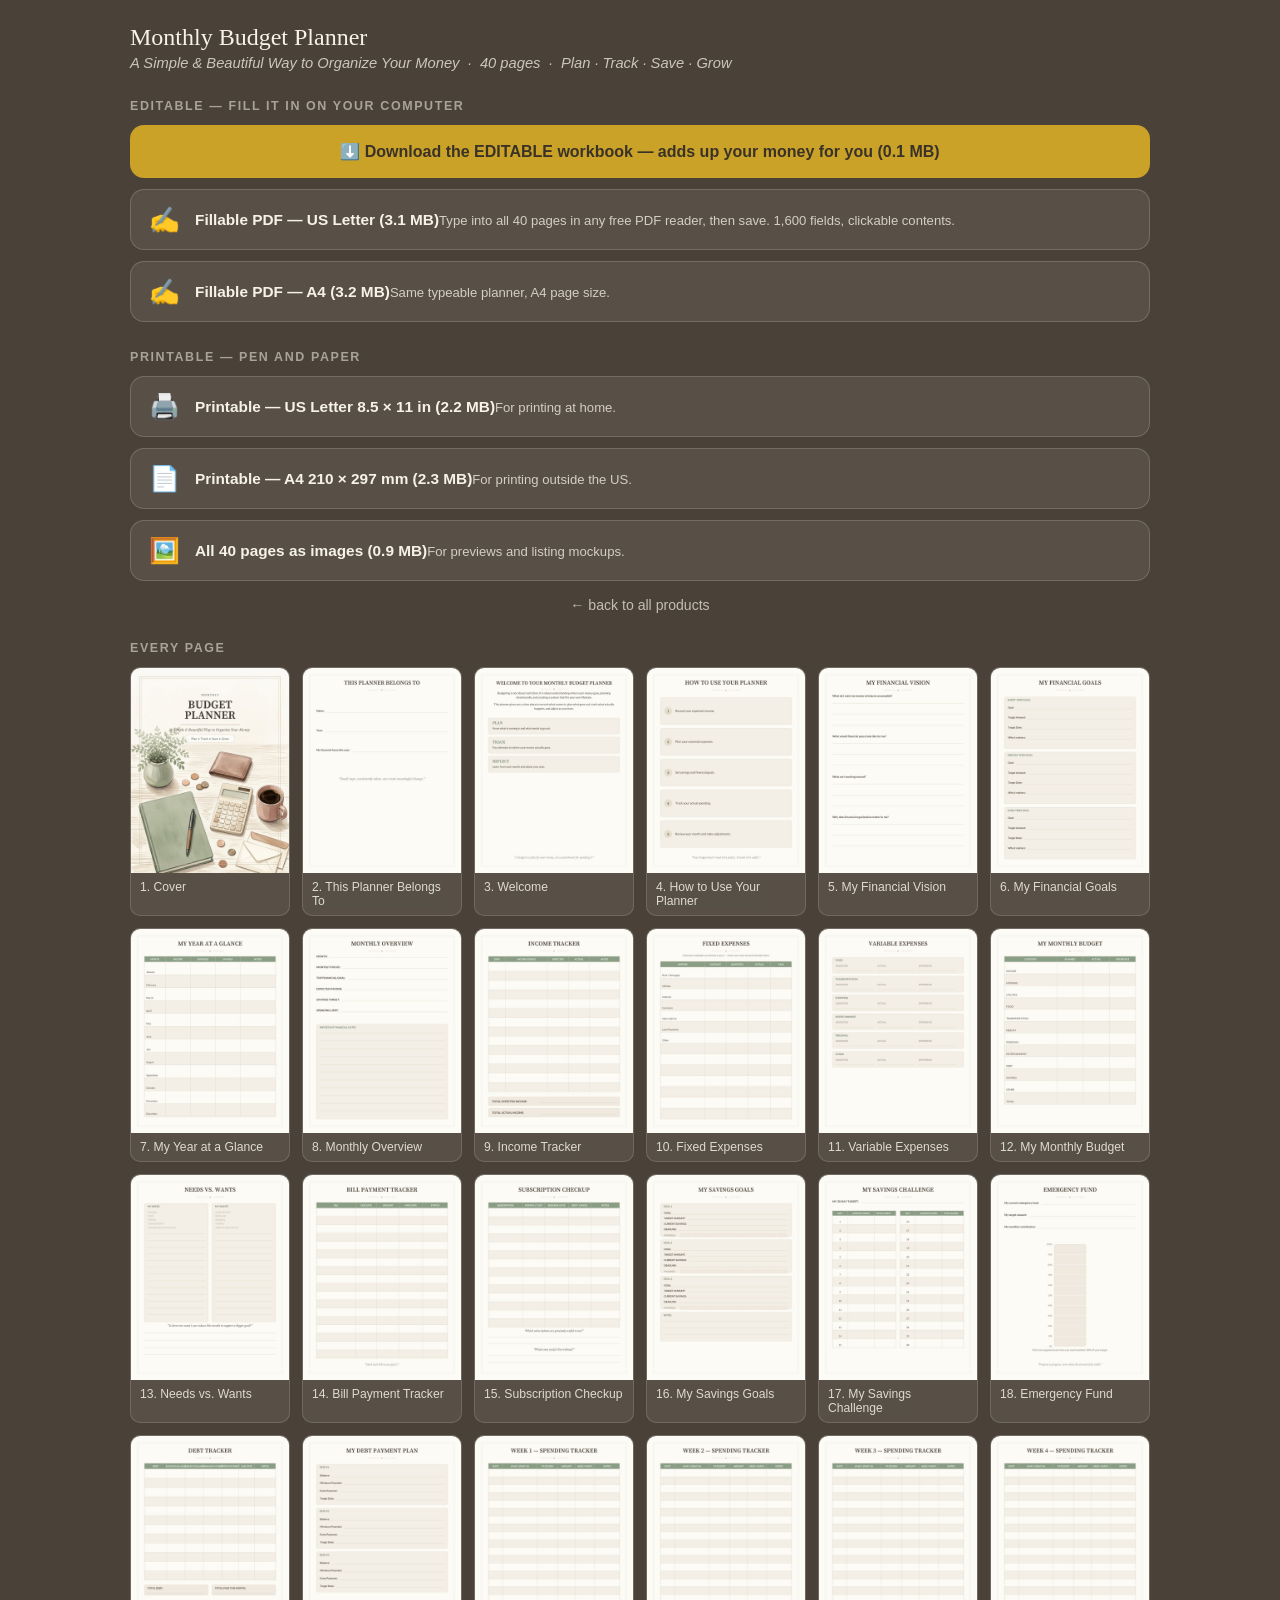
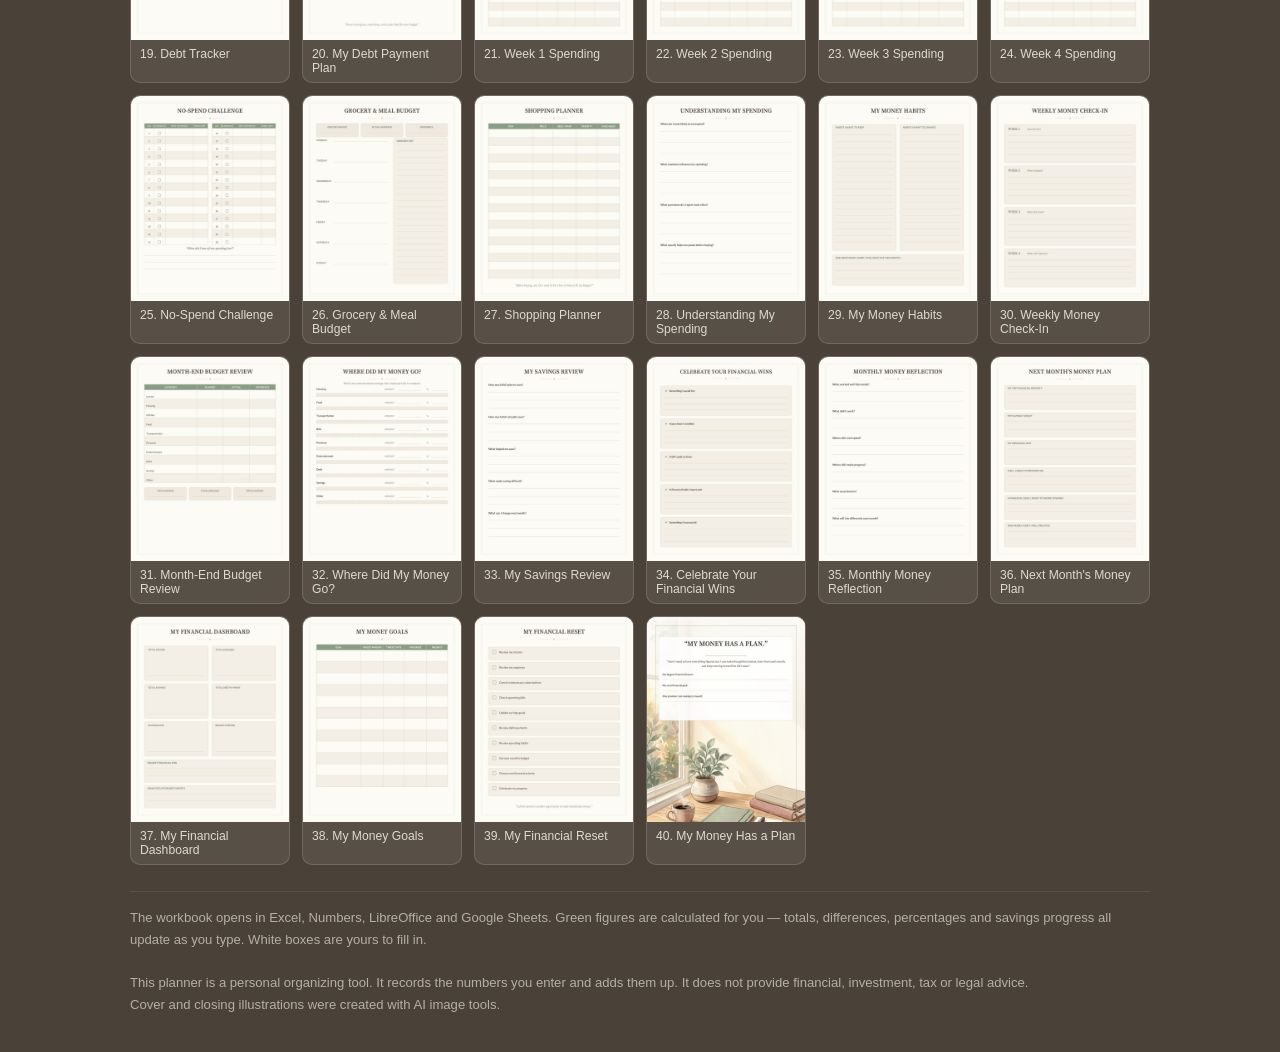
<file: download/budget.html>
<!DOCTYPE html><html lang="en"><head><meta charset="utf-8">
<meta name="viewport" content="width=device-width,initial-scale=1">
<title>Monthly Budget Planner</title><style>
*{box-sizing:border-box}
body{margin:0;background:#4a4238;color:#f7f2e8;font-family:-apple-system,BlinkMacSystemFont,"Segoe UI",Roboto,sans-serif;padding:24px}
.wrap{max-width:1020px;margin:0 auto}
h1{font-family:Georgia,serif;font-weight:normal;font-size:1.5rem;margin:0 0 4px}
.sub{opacity:.75;font-style:italic;margin:0 0 22px;font-size:.92rem}
.big{display:block;background:#c9a227;color:#3a3228;text-decoration:none;padding:17px 20px;border-radius:14px;font-weight:700;text-align:center;margin-bottom:11px}
.big:hover{background:#dcb43c}
a.dl{display:flex;align-items:center;gap:15px;text-decoration:none;color:inherit;background:rgba(255,255,255,.08);
 border:1px solid rgba(255,255,255,.16);border-radius:14px;padding:15px 18px;margin-bottom:11px}
a.dl:hover{background:rgba(255,255,255,.17)}
.ico{font-size:1.55rem}.t{font-weight:600;font-size:.96rem}.d{font-size:.82rem;opacity:.78}
.back{display:block;text-align:center;opacity:.7;text-decoration:none;font-size:.88rem;margin:16px 0 24px;color:inherit}
h2{font-size:.78rem;text-transform:uppercase;letter-spacing:1.6px;opacity:.55;margin:28px 0 12px}
.grid{display:grid;gap:12px;grid-template-columns:repeat(auto-fill,minmax(140px,1fr))}
.card{text-decoration:none;color:inherit;background:rgba(255,255,255,.08);border:1px solid rgba(255,255,255,.14);
 border-radius:10px;overflow:hidden;display:flex;flex-direction:column}
.card:hover{background:rgba(255,255,255,.18)}
.card img{width:100%;display:block;background:#fdfaf4}
.cap{padding:7px 9px;font-size:.76rem;opacity:.85}
.note{font-size:.82rem;opacity:.62;line-height:1.65;margin-top:26px;border-top:1px solid rgba(255,255,255,.14);padding-top:15px}
</style></head><body><div class="wrap">
<h1>Monthly Budget Planner</h1>
<p class="sub">A Simple &amp; Beautiful Way to Organize Your Money &nbsp;·&nbsp; 40 pages &nbsp;·&nbsp; Plan · Track · Save · Grow</p>

<h2>Editable — fill it in on your computer</h2>

<a class="big" href="budget_planner_EDITABLE.xlsx" download>⬇️ Download the EDITABLE workbook — adds up your money for you (0.1 MB)</a>

<a class="dl" href="budget_planner_FILLABLE.pdf" download><span class="ico">✍️</span>
<span><span class="t">Fillable PDF — US Letter (3.1 MB)</span><span class="d">Type into all 40 pages in any free PDF reader, then save. 1,600 fields, clickable contents.</span></span></a>

<a class="dl" href="budget_planner_FILLABLE_A4.pdf" download><span class="ico">✍️</span>
<span><span class="t">Fillable PDF — A4 (3.2 MB)</span><span class="d">Same typeable planner, A4 page size.</span></span></a>

<h2>Printable — pen and paper</h2>

<a class="dl" href="budget_planner_US_Letter.pdf" download><span class="ico">🖨️</span>
<span><span class="t">Printable — US Letter 8.5 × 11 in (2.2 MB)</span><span class="d">For printing at home.</span></span></a>

<a class="dl" href="budget_planner_A4.pdf" download><span class="ico">📄</span>
<span><span class="t">Printable — A4 210 × 297 mm (2.3 MB)</span><span class="d">For printing outside the US.</span></span></a>

<a class="dl" href="budget_planner_pages.zip" download><span class="ico">🖼️</span>
<span><span class="t">All 40 pages as images (0.9 MB)</span><span class="d">For previews and listing mockups.</span></span></a>

<a class="back" href="index.html">← back to all products</a>

<h2>Every page</h2><div class="grid">
    <a class="card" href="budget/page_01.jpg" download><img src="budget/page_01.jpg" alt="" loading="lazy"><span class="cap">1. Cover</span></a>
    <a class="card" href="budget/page_02.jpg" download><img src="budget/page_02.jpg" alt="" loading="lazy"><span class="cap">2. This Planner Belongs To</span></a>
    <a class="card" href="budget/page_03.jpg" download><img src="budget/page_03.jpg" alt="" loading="lazy"><span class="cap">3. Welcome</span></a>
    <a class="card" href="budget/page_04.jpg" download><img src="budget/page_04.jpg" alt="" loading="lazy"><span class="cap">4. How to Use Your Planner</span></a>
    <a class="card" href="budget/page_05.jpg" download><img src="budget/page_05.jpg" alt="" loading="lazy"><span class="cap">5. My Financial Vision</span></a>
    <a class="card" href="budget/page_06.jpg" download><img src="budget/page_06.jpg" alt="" loading="lazy"><span class="cap">6. My Financial Goals</span></a>
    <a class="card" href="budget/page_07.jpg" download><img src="budget/page_07.jpg" alt="" loading="lazy"><span class="cap">7. My Year at a Glance</span></a>
    <a class="card" href="budget/page_08.jpg" download><img src="budget/page_08.jpg" alt="" loading="lazy"><span class="cap">8. Monthly Overview</span></a>
    <a class="card" href="budget/page_09.jpg" download><img src="budget/page_09.jpg" alt="" loading="lazy"><span class="cap">9. Income Tracker</span></a>
    <a class="card" href="budget/page_10.jpg" download><img src="budget/page_10.jpg" alt="" loading="lazy"><span class="cap">10. Fixed Expenses</span></a>
    <a class="card" href="budget/page_11.jpg" download><img src="budget/page_11.jpg" alt="" loading="lazy"><span class="cap">11. Variable Expenses</span></a>
    <a class="card" href="budget/page_12.jpg" download><img src="budget/page_12.jpg" alt="" loading="lazy"><span class="cap">12. My Monthly Budget</span></a>
    <a class="card" href="budget/page_13.jpg" download><img src="budget/page_13.jpg" alt="" loading="lazy"><span class="cap">13. Needs vs. Wants</span></a>
    <a class="card" href="budget/page_14.jpg" download><img src="budget/page_14.jpg" alt="" loading="lazy"><span class="cap">14. Bill Payment Tracker</span></a>
    <a class="card" href="budget/page_15.jpg" download><img src="budget/page_15.jpg" alt="" loading="lazy"><span class="cap">15. Subscription Checkup</span></a>
    <a class="card" href="budget/page_16.jpg" download><img src="budget/page_16.jpg" alt="" loading="lazy"><span class="cap">16. My Savings Goals</span></a>
    <a class="card" href="budget/page_17.jpg" download><img src="budget/page_17.jpg" alt="" loading="lazy"><span class="cap">17. My Savings Challenge</span></a>
    <a class="card" href="budget/page_18.jpg" download><img src="budget/page_18.jpg" alt="" loading="lazy"><span class="cap">18. Emergency Fund</span></a>
    <a class="card" href="budget/page_19.jpg" download><img src="budget/page_19.jpg" alt="" loading="lazy"><span class="cap">19. Debt Tracker</span></a>
    <a class="card" href="budget/page_20.jpg" download><img src="budget/page_20.jpg" alt="" loading="lazy"><span class="cap">20. My Debt Payment Plan</span></a>
    <a class="card" href="budget/page_21.jpg" download><img src="budget/page_21.jpg" alt="" loading="lazy"><span class="cap">21. Week 1 Spending</span></a>
    <a class="card" href="budget/page_22.jpg" download><img src="budget/page_22.jpg" alt="" loading="lazy"><span class="cap">22. Week 2 Spending</span></a>
    <a class="card" href="budget/page_23.jpg" download><img src="budget/page_23.jpg" alt="" loading="lazy"><span class="cap">23. Week 3 Spending</span></a>
    <a class="card" href="budget/page_24.jpg" download><img src="budget/page_24.jpg" alt="" loading="lazy"><span class="cap">24. Week 4 Spending</span></a>
    <a class="card" href="budget/page_25.jpg" download><img src="budget/page_25.jpg" alt="" loading="lazy"><span class="cap">25. No-Spend Challenge</span></a>
    <a class="card" href="budget/page_26.jpg" download><img src="budget/page_26.jpg" alt="" loading="lazy"><span class="cap">26. Grocery &amp; Meal Budget</span></a>
    <a class="card" href="budget/page_27.jpg" download><img src="budget/page_27.jpg" alt="" loading="lazy"><span class="cap">27. Shopping Planner</span></a>
    <a class="card" href="budget/page_28.jpg" download><img src="budget/page_28.jpg" alt="" loading="lazy"><span class="cap">28. Understanding My Spending</span></a>
    <a class="card" href="budget/page_29.jpg" download><img src="budget/page_29.jpg" alt="" loading="lazy"><span class="cap">29. My Money Habits</span></a>
    <a class="card" href="budget/page_30.jpg" download><img src="budget/page_30.jpg" alt="" loading="lazy"><span class="cap">30. Weekly Money Check-In</span></a>
    <a class="card" href="budget/page_31.jpg" download><img src="budget/page_31.jpg" alt="" loading="lazy"><span class="cap">31. Month-End Budget Review</span></a>
    <a class="card" href="budget/page_32.jpg" download><img src="budget/page_32.jpg" alt="" loading="lazy"><span class="cap">32. Where Did My Money Go?</span></a>
    <a class="card" href="budget/page_33.jpg" download><img src="budget/page_33.jpg" alt="" loading="lazy"><span class="cap">33. My Savings Review</span></a>
    <a class="card" href="budget/page_34.jpg" download><img src="budget/page_34.jpg" alt="" loading="lazy"><span class="cap">34. Celebrate Your Financial Wins</span></a>
    <a class="card" href="budget/page_35.jpg" download><img src="budget/page_35.jpg" alt="" loading="lazy"><span class="cap">35. Monthly Money Reflection</span></a>
    <a class="card" href="budget/page_36.jpg" download><img src="budget/page_36.jpg" alt="" loading="lazy"><span class="cap">36. Next Month's Money Plan</span></a>
    <a class="card" href="budget/page_37.jpg" download><img src="budget/page_37.jpg" alt="" loading="lazy"><span class="cap">37. My Financial Dashboard</span></a>
    <a class="card" href="budget/page_38.jpg" download><img src="budget/page_38.jpg" alt="" loading="lazy"><span class="cap">38. My Money Goals</span></a>
    <a class="card" href="budget/page_39.jpg" download><img src="budget/page_39.jpg" alt="" loading="lazy"><span class="cap">39. My Financial Reset</span></a>
    <a class="card" href="budget/page_40.jpg" download><img src="budget/page_40.jpg" alt="" loading="lazy"><span class="cap">40. My Money Has a Plan</span></a>
</div>

<p class="note">The workbook opens in Excel, Numbers, LibreOffice and Google Sheets. Green figures are
calculated for you — totals, differences, percentages and savings progress all update as you type.
White boxes are yours to fill in.<br><br>
This planner is a personal organizing tool. It records the numbers you enter and adds them up.
It does not provide financial, investment, tax or legal advice.<br>
Cover and closing illustrations were created with AI image tools.</p>
</div></body></html>
</file>
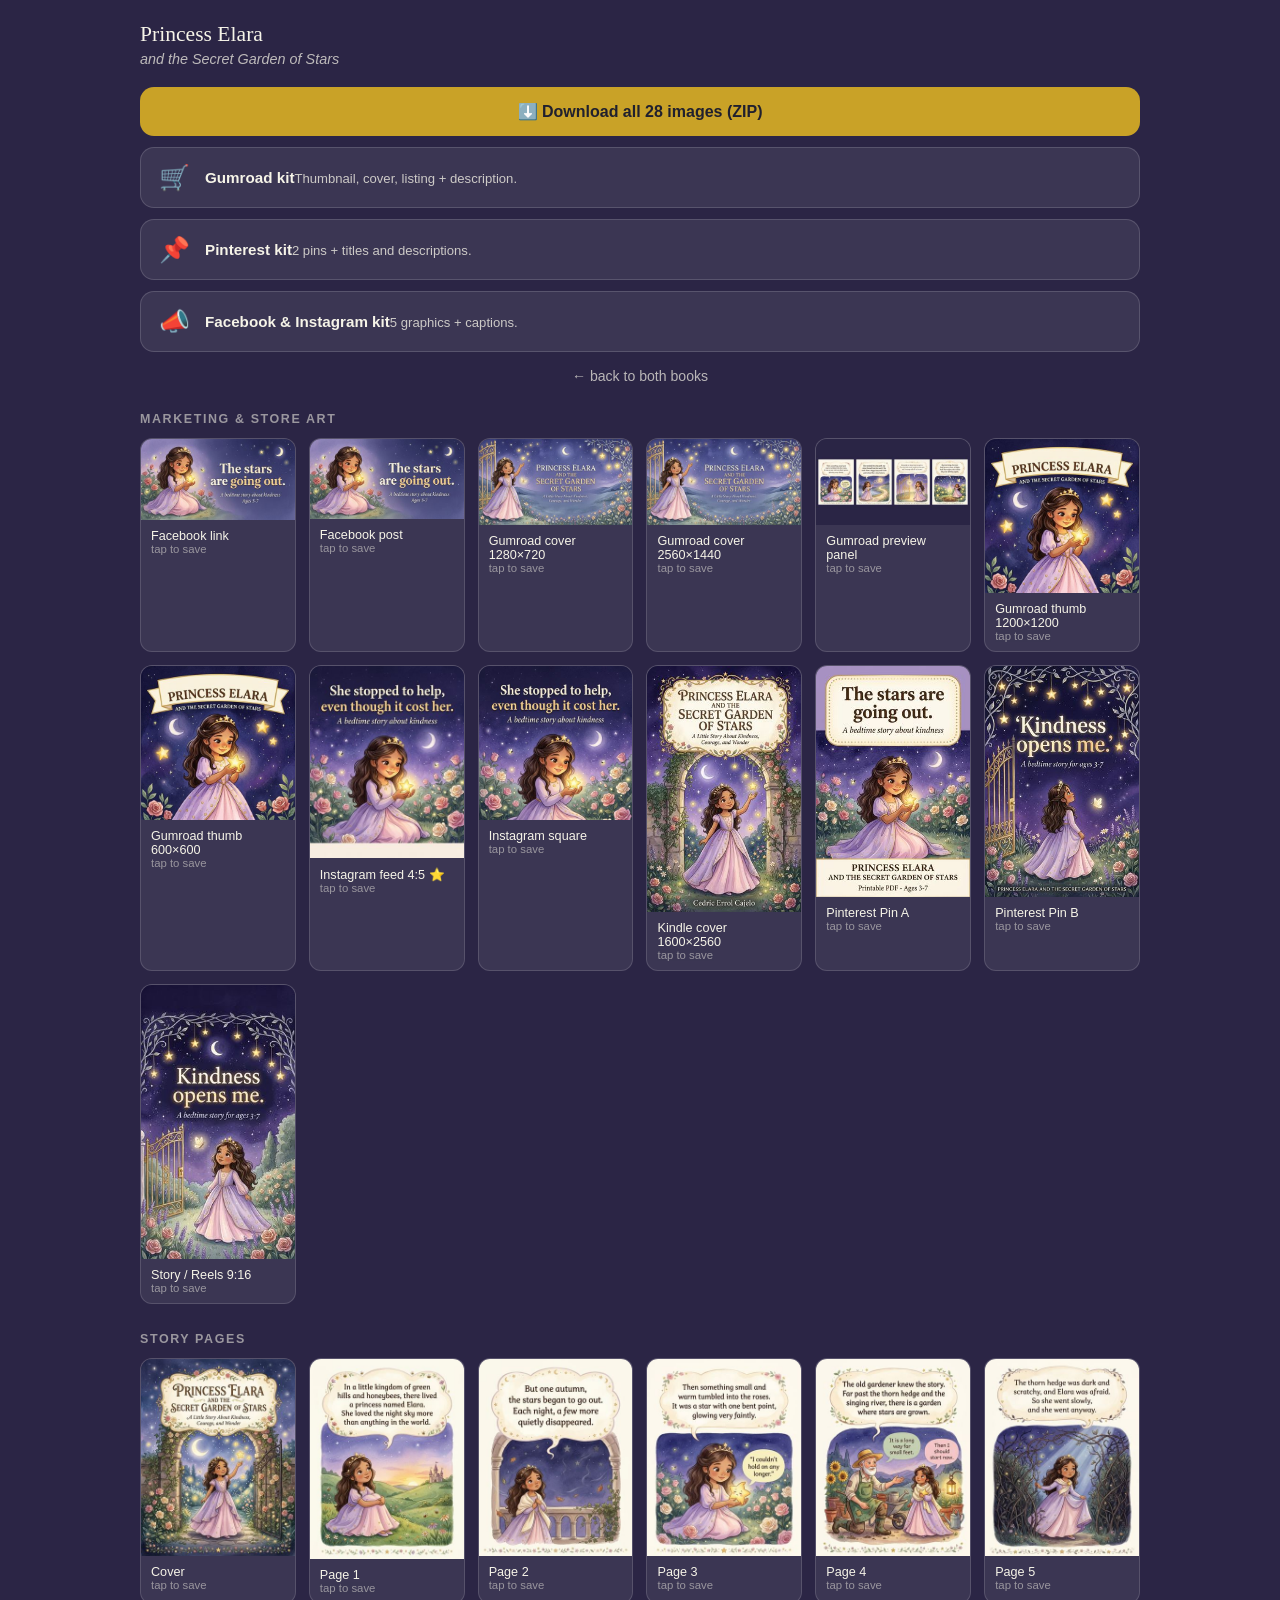
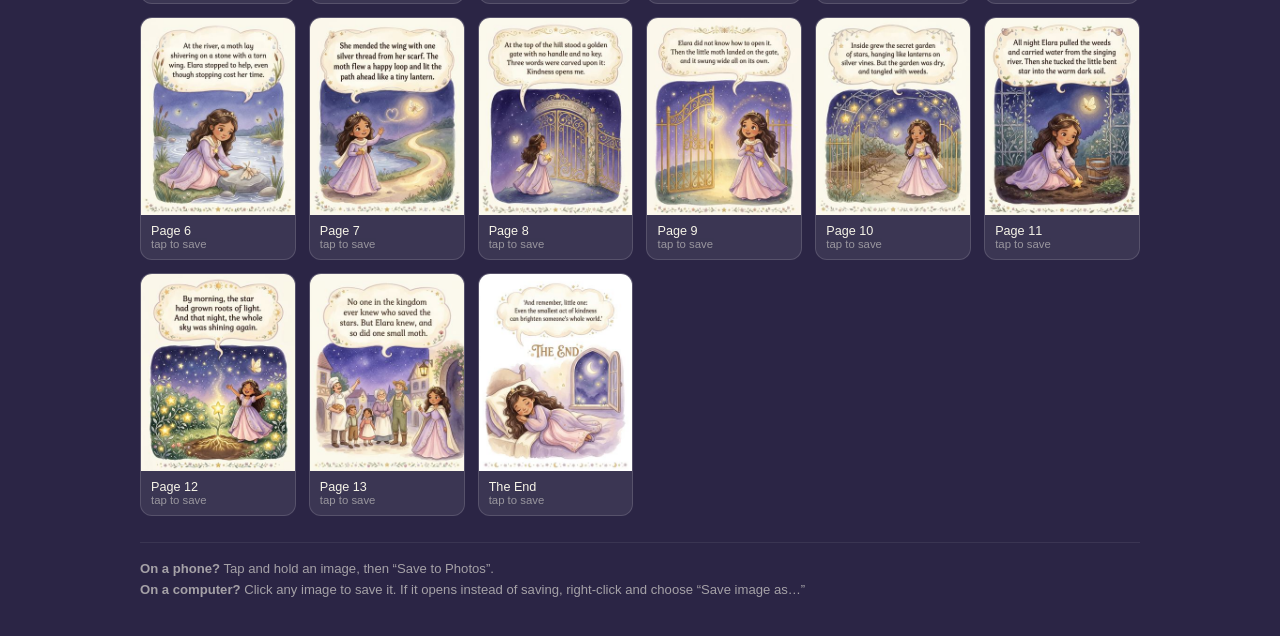
<file: download/images.html>
<!DOCTYPE html><html lang="en"><head><meta charset="utf-8">
<meta name="viewport" content="width=device-width,initial-scale=1">
<title>Princess Elara</title><style>body{background:#2b2545}*{box-sizing:border-box}
body{margin:0;color:#f6f4e8;font-family:-apple-system,BlinkMacSystemFont,"Segoe UI",Roboto,sans-serif;padding:22px}
.wrap{max-width:1000px;margin:0 auto}
h1{font-family:Georgia,serif;font-weight:normal;font-size:1.35rem;margin:0 0 4px}
.sub{opacity:.72;font-size:.9rem;margin:0 0 20px;font-style:italic}
.big{display:block;text-decoration:none;padding:15px 20px;border-radius:14px;font-weight:700;text-align:center;margin-bottom:11px}
a.dl{display:flex;align-items:center;gap:15px;text-decoration:none;color:inherit;background:rgba(255,255,255,.08);
 border:1px solid rgba(255,255,255,.15);border-radius:14px;padding:15px 18px;margin-bottom:11px}
a.dl:hover{background:rgba(255,255,255,.16)}
.ico{font-size:1.55rem}.t{font-weight:600;font-size:.95rem}.d{font-size:.82rem;opacity:.78}
.back{display:block;text-align:center;opacity:.7;text-decoration:none;font-size:.88rem;margin:16px 0 24px;color:inherit}
h2{font-size:.78rem;text-transform:uppercase;letter-spacing:1.6px;opacity:.55;margin:28px 0 12px}
.grid{display:grid;gap:13px;grid-template-columns:repeat(auto-fill,minmax(155px,1fr))}
.card{text-decoration:none;color:inherit;background:rgba(255,255,255,.08);border:1px solid rgba(255,255,255,.14);
 border-radius:12px;overflow:hidden;display:flex;flex-direction:column}
.card:hover{background:rgba(255,255,255,.17);transform:translateY(-3px)}
.card img{width:100%;display:block}
.cap{padding:9px 10px;font-size:.79rem}.cap em{display:block;font-style:normal;opacity:.5;font-size:.71rem}
.note{font-size:.82rem;opacity:.6;line-height:1.65;margin-top:26px;border-top:1px solid rgba(255,255,255,.12);padding-top:15px}
.big{background:#c9a227;color:#20202e}</style></head><body><div class="wrap">
<h1>Princess Elara</h1><p class="sub">and the Secret Garden of Stars</p>
<a class="big" href="all_images.zip" download>⬇️ Download all 28 images (ZIP)</a>
<a class="dl" href="gumroad_assets.zip" download><span class="ico">🛒</span><span><span class="t">Gumroad kit</span><span class="d">Thumbnail, cover, listing + description.</span></span></a>
<a class="dl" href="pinterest_kit.zip" download><span class="ico">📌</span><span><span class="t">Pinterest kit</span><span class="d">2 pins + titles and descriptions.</span></span></a>
<a class="dl" href="social_kit.zip" download><span class="ico">📣</span><span><span class="t">Facebook &amp; Instagram kit</span><span class="d">5 graphics + captions.</span></span></a>
<a class="back" href="index.html">← back to both books</a>
<h2>Marketing &amp; store art</h2><div class="grid">
    <a class="card" href="img/facebook_link_1200x630.jpg" download><img src="thumbs/facebook_link_1200x630.jpg" alt="Facebook link" loading="lazy"><span class="cap">Facebook link<em>tap to save</em></span></a>
    <a class="card" href="img/facebook_post_1640x856.jpg" download><img src="thumbs/facebook_post_1640x856.jpg" alt="Facebook post" loading="lazy"><span class="cap">Facebook post<em>tap to save</em></span></a>
    <a class="card" href="img/gumroad_cover_1280x720.jpg" download><img src="thumbs/gumroad_cover_1280x720.jpg" alt="Gumroad cover 1280×720" loading="lazy"><span class="cap">Gumroad cover 1280×720<em>tap to save</em></span></a>
    <a class="card" href="img/gumroad_cover_2560x1440.jpg" download><img src="thumbs/gumroad_cover_2560x1440.jpg" alt="Gumroad cover 2560×1440" loading="lazy"><span class="cap">Gumroad cover 2560×1440<em>tap to save</em></span></a>
    <a class="card" href="img/gumroad_preview_pages_2560x1440.jpg" download><img src="thumbs/gumroad_preview_pages_2560x1440.jpg" alt="Gumroad preview panel" loading="lazy"><span class="cap">Gumroad preview panel<em>tap to save</em></span></a>
    <a class="card" href="img/gumroad_thumbnail_1200x1200.jpg" download><img src="thumbs/gumroad_thumbnail_1200x1200.jpg" alt="Gumroad thumb 1200×1200" loading="lazy"><span class="cap">Gumroad thumb 1200×1200<em>tap to save</em></span></a>
    <a class="card" href="img/gumroad_thumbnail_600x600.jpg" download><img src="thumbs/gumroad_thumbnail_600x600.jpg" alt="Gumroad thumb 600×600" loading="lazy"><span class="cap">Gumroad thumb 600×600<em>tap to save</em></span></a>
    <a class="card" href="img/instagram_portrait_1080x1350.jpg" download><img src="thumbs/instagram_portrait_1080x1350.jpg" alt="Instagram feed 4:5 ⭐" loading="lazy"><span class="cap">Instagram feed 4:5 ⭐<em>tap to save</em></span></a>
    <a class="card" href="img/instagram_square_1080x1080.jpg" download><img src="thumbs/instagram_square_1080x1080.jpg" alt="Instagram square" loading="lazy"><span class="cap">Instagram square<em>tap to save</em></span></a>
    <a class="card" href="img/kindle_cover_1600x2560.jpg" download><img src="thumbs/kindle_cover_1600x2560.jpg" alt="Kindle cover 1600×2560" loading="lazy"><span class="cap">Kindle cover 1600×2560<em>tap to save</em></span></a>
    <a class="card" href="img/pinterest_pin_A_1000x1500.jpg" download><img src="thumbs/pinterest_pin_A_1000x1500.jpg" alt="Pinterest Pin A" loading="lazy"><span class="cap">Pinterest Pin A<em>tap to save</em></span></a>
    <a class="card" href="img/pinterest_pin_B_1000x1500.jpg" download><img src="thumbs/pinterest_pin_B_1000x1500.jpg" alt="Pinterest Pin B" loading="lazy"><span class="cap">Pinterest Pin B<em>tap to save</em></span></a>
    <a class="card" href="img/story_reels_1080x1920.jpg" download><img src="thumbs/story_reels_1080x1920.jpg" alt="Story / Reels 9:16" loading="lazy"><span class="cap">Story / Reels 9:16<em>tap to save</em></span></a>
</div>

<h2>Story pages</h2><div class="grid">
    <a class="card" href="img/01_cover.jpg" download><img src="thumbs/01_cover.jpg" alt="Cover" loading="lazy"><span class="cap">Cover<em>tap to save</em></span></a>
    <a class="card" href="img/02_page01.jpg" download><img src="thumbs/02_page01.jpg" alt="Page 1" loading="lazy"><span class="cap">Page 1<em>tap to save</em></span></a>
    <a class="card" href="img/03_page02.jpg" download><img src="thumbs/03_page02.jpg" alt="Page 2" loading="lazy"><span class="cap">Page 2<em>tap to save</em></span></a>
    <a class="card" href="img/04_page03.jpg" download><img src="thumbs/04_page03.jpg" alt="Page 3" loading="lazy"><span class="cap">Page 3<em>tap to save</em></span></a>
    <a class="card" href="img/05_page04.jpg" download><img src="thumbs/05_page04.jpg" alt="Page 4" loading="lazy"><span class="cap">Page 4<em>tap to save</em></span></a>
    <a class="card" href="img/06_page05.jpg" download><img src="thumbs/06_page05.jpg" alt="Page 5" loading="lazy"><span class="cap">Page 5<em>tap to save</em></span></a>
    <a class="card" href="img/07_page06.jpg" download><img src="thumbs/07_page06.jpg" alt="Page 6" loading="lazy"><span class="cap">Page 6<em>tap to save</em></span></a>
    <a class="card" href="img/08_page07.jpg" download><img src="thumbs/08_page07.jpg" alt="Page 7" loading="lazy"><span class="cap">Page 7<em>tap to save</em></span></a>
    <a class="card" href="img/09_page08.jpg" download><img src="thumbs/09_page08.jpg" alt="Page 8" loading="lazy"><span class="cap">Page 8<em>tap to save</em></span></a>
    <a class="card" href="img/10_page09.jpg" download><img src="thumbs/10_page09.jpg" alt="Page 9" loading="lazy"><span class="cap">Page 9<em>tap to save</em></span></a>
    <a class="card" href="img/11_page10.jpg" download><img src="thumbs/11_page10.jpg" alt="Page 10" loading="lazy"><span class="cap">Page 10<em>tap to save</em></span></a>
    <a class="card" href="img/12_page11.jpg" download><img src="thumbs/12_page11.jpg" alt="Page 11" loading="lazy"><span class="cap">Page 11<em>tap to save</em></span></a>
    <a class="card" href="img/13_page12.jpg" download><img src="thumbs/13_page12.jpg" alt="Page 12" loading="lazy"><span class="cap">Page 12<em>tap to save</em></span></a>
    <a class="card" href="img/14_page13.jpg" download><img src="thumbs/14_page13.jpg" alt="Page 13" loading="lazy"><span class="cap">Page 13<em>tap to save</em></span></a>
    <a class="card" href="img/15_the_end.jpg" download><img src="thumbs/15_the_end.jpg" alt="The End" loading="lazy"><span class="cap">The End<em>tap to save</em></span></a>
</div>

<p class="note"><strong>On a phone?</strong> Tap and hold an image, then “Save to Photos”.<br>
<strong>On a computer?</strong> Click any image to save it. If it opens instead of saving,
right-click and choose “Save image as…”</p>
</div></body></html>
</file>
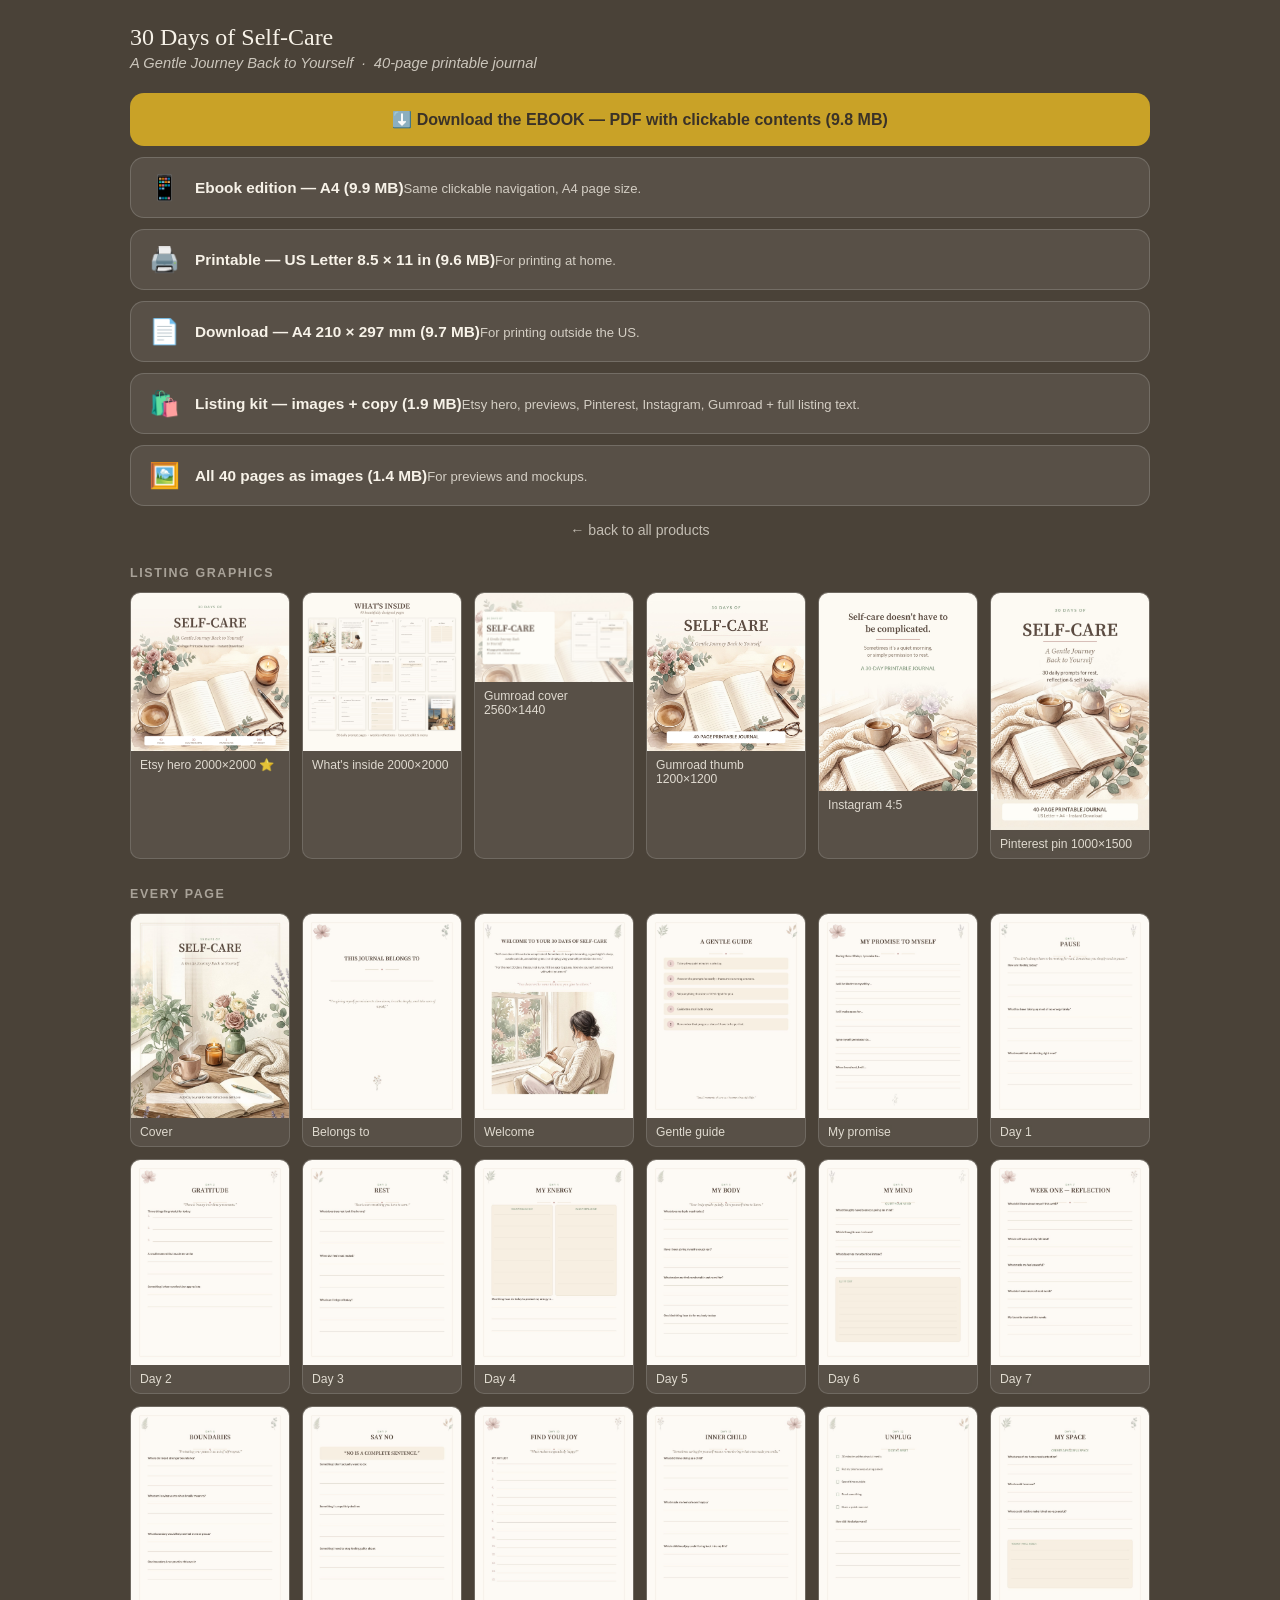
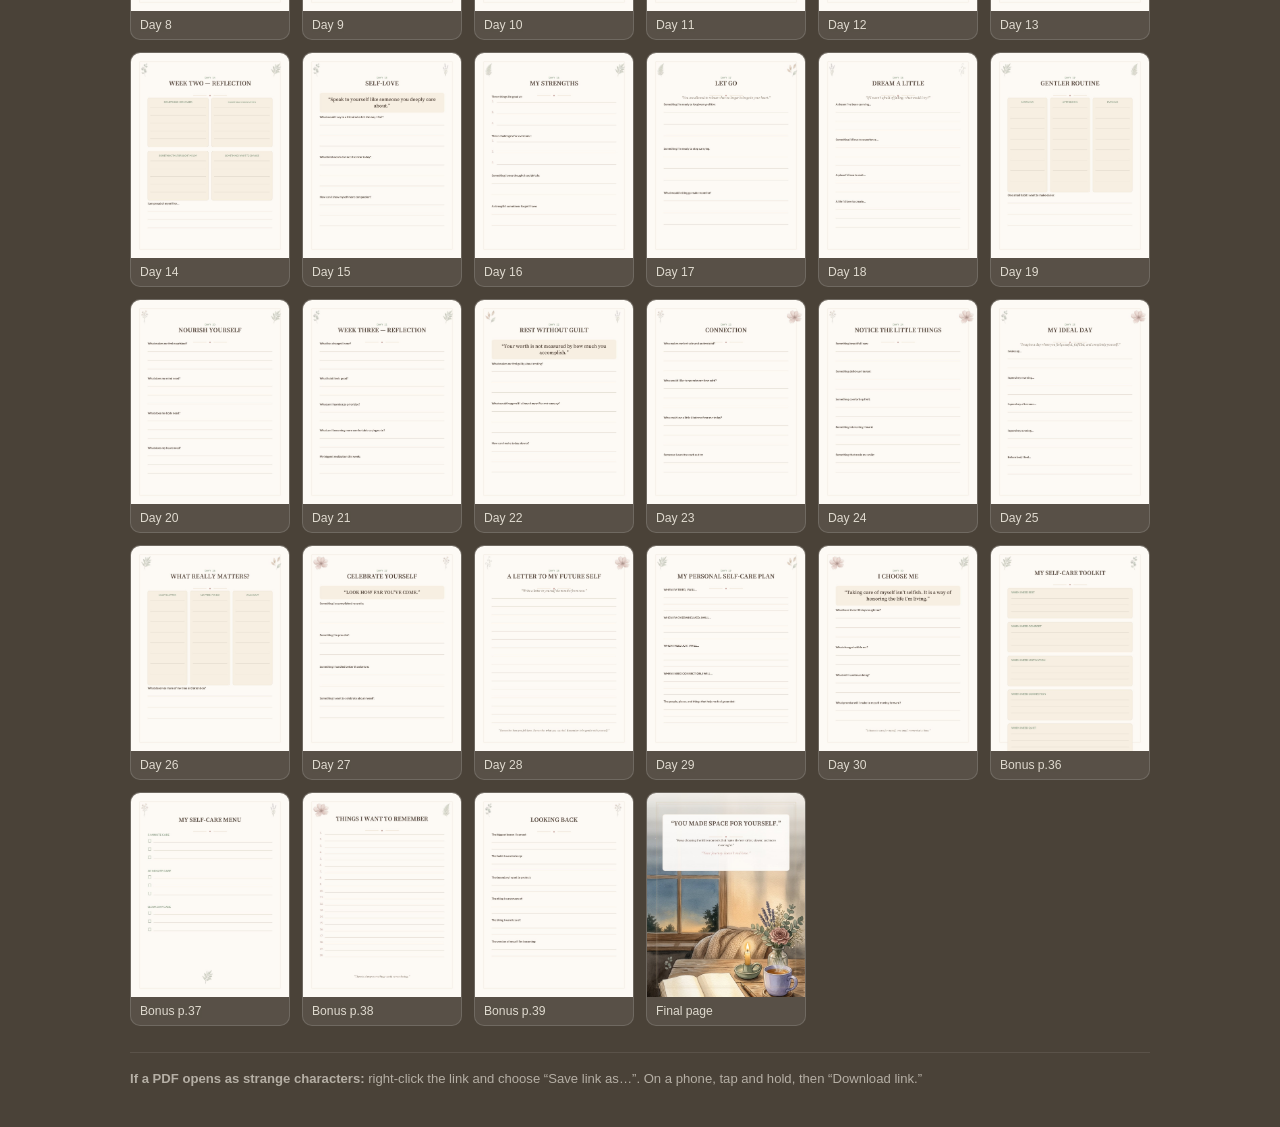
<file: download/journal.html>
<!DOCTYPE html><html lang="en"><head><meta charset="utf-8">
<meta name="viewport" content="width=device-width,initial-scale=1">
<title>30 Days of Self-Care</title><style>
*{box-sizing:border-box}
body{margin:0;background:#4a4238;color:#f7f2e8;font-family:-apple-system,BlinkMacSystemFont,"Segoe UI",Roboto,sans-serif;padding:24px}
.wrap{max-width:1020px;margin:0 auto}
h1{font-family:Georgia,serif;font-weight:normal;font-size:1.5rem;margin:0 0 4px}
.sub{opacity:.75;font-style:italic;margin:0 0 22px;font-size:.92rem}
.big{display:block;background:#c9a227;color:#3a3228;text-decoration:none;padding:17px 20px;border-radius:14px;font-weight:700;text-align:center;margin-bottom:11px}
.big:hover{background:#dcb43c}
a.dl{display:flex;align-items:center;gap:15px;text-decoration:none;color:inherit;background:rgba(255,255,255,.08);
 border:1px solid rgba(255,255,255,.16);border-radius:14px;padding:15px 18px;margin-bottom:11px}
a.dl:hover{background:rgba(255,255,255,.17)}
.ico{font-size:1.55rem}.t{font-weight:600;font-size:.96rem}.d{font-size:.82rem;opacity:.78}
.back{display:block;text-align:center;opacity:.7;text-decoration:none;font-size:.88rem;margin:16px 0 24px;color:inherit}
h2{font-size:.78rem;text-transform:uppercase;letter-spacing:1.6px;opacity:.55;margin:28px 0 12px}
.grid{display:grid;gap:12px;grid-template-columns:repeat(auto-fill,minmax(140px,1fr))}
.card{text-decoration:none;color:inherit;background:rgba(255,255,255,.08);border:1px solid rgba(255,255,255,.14);
 border-radius:10px;overflow:hidden;display:flex;flex-direction:column}
.card:hover{background:rgba(255,255,255,.18)}
.card img{width:100%;display:block;background:#fdfaf4}
.cap{padding:7px 9px;font-size:.76rem;opacity:.85}
.note{font-size:.82rem;opacity:.62;line-height:1.65;margin-top:26px;border-top:1px solid rgba(255,255,255,.14);padding-top:15px}
</style></head><body><div class="wrap">
<h1>30 Days of Self-Care</h1>
<p class="sub">A Gentle Journey Back to Yourself &nbsp;·&nbsp; 40-page printable journal</p>

<a class="big" href="selfcare_journal_EBOOK.pdf" download>⬇️ Download the EBOOK — PDF with clickable contents (9.8 MB)</a>

<a class="dl" href="selfcare_journal_EBOOK_A4.pdf" download><span class="ico">📱</span>
<span><span class="t">Ebook edition — A4 (9.9 MB)</span><span class="d">Same clickable navigation, A4 page size.</span></span></a>

<a class="dl" href="selfcare_journal_US_Letter.pdf" download><span class="ico">🖨️</span>
<span><span class="t">Printable — US Letter 8.5 × 11 in (9.6 MB)</span><span class="d">For printing at home.</span></span></a>

<a class="dl" href="selfcare_journal_A4.pdf" download><span class="ico">📄</span>
<span><span class="t">Download — A4 210 × 297 mm (9.7 MB)</span><span class="d">For printing outside the US.</span></span></a>

<a class="dl" href="journal_marketing_kit.zip" download><span class="ico">🛍️</span>
<span><span class="t">Listing kit — images + copy (1.9 MB)</span><span class="d">Etsy hero, previews, Pinterest, Instagram, Gumroad + full listing text.</span></span></a>

<a class="dl" href="journal_pages.zip" download><span class="ico">🖼️</span>
<span><span class="t">All 40 pages as images (1.4 MB)</span><span class="d">For previews and mockups.</span></span></a>

<a class="back" href="index.html">← back to all products</a>

<h2>Listing graphics</h2><div class="grid">
    <a class="card" href="journal_mk/etsy_hero_2000x2000.jpg" download><img src="journal_mk/etsy_hero_2000x2000.jpg" alt="" loading="lazy"><span class="cap">Etsy hero 2000×2000 ⭐</span></a>
    <a class="card" href="journal_mk/etsy_preview_pages_2000x2000.jpg" download><img src="journal_mk/etsy_preview_pages_2000x2000.jpg" alt="" loading="lazy"><span class="cap">What's inside 2000×2000</span></a>
    <a class="card" href="journal_mk/gumroad_cover_2560x1440.jpg" download><img src="journal_mk/gumroad_cover_2560x1440.jpg" alt="" loading="lazy"><span class="cap">Gumroad cover 2560×1440</span></a>
    <a class="card" href="journal_mk/gumroad_thumbnail_1200x1200.jpg" download><img src="journal_mk/gumroad_thumbnail_1200x1200.jpg" alt="" loading="lazy"><span class="cap">Gumroad thumb 1200×1200</span></a>
    <a class="card" href="journal_mk/instagram_portrait_1080x1350.jpg" download><img src="journal_mk/instagram_portrait_1080x1350.jpg" alt="" loading="lazy"><span class="cap">Instagram 4:5</span></a>
    <a class="card" href="journal_mk/pinterest_pin_1000x1500.jpg" download><img src="journal_mk/pinterest_pin_1000x1500.jpg" alt="" loading="lazy"><span class="cap">Pinterest pin 1000×1500</span></a>
</div>

<h2>Every page</h2><div class="grid">
    <a class="card" href="journal/01_cover.jpg" download><img src="journal/01_cover.jpg" alt="" loading="lazy"><span class="cap">Cover</span></a>
    <a class="card" href="journal/02_belongs.jpg" download><img src="journal/02_belongs.jpg" alt="" loading="lazy"><span class="cap">Belongs to</span></a>
    <a class="card" href="journal/03_welcome.jpg" download><img src="journal/03_welcome.jpg" alt="" loading="lazy"><span class="cap">Welcome</span></a>
    <a class="card" href="journal/04_guide.jpg" download><img src="journal/04_guide.jpg" alt="" loading="lazy"><span class="cap">Gentle guide</span></a>
    <a class="card" href="journal/05_promise.jpg" download><img src="journal/05_promise.jpg" alt="" loading="lazy"><span class="cap">My promise</span></a>
    <a class="card" href="journal/06_day01.jpg" download><img src="journal/06_day01.jpg" alt="" loading="lazy"><span class="cap">Day 1</span></a>
    <a class="card" href="journal/07_day02.jpg" download><img src="journal/07_day02.jpg" alt="" loading="lazy"><span class="cap">Day 2</span></a>
    <a class="card" href="journal/08_day03.jpg" download><img src="journal/08_day03.jpg" alt="" loading="lazy"><span class="cap">Day 3</span></a>
    <a class="card" href="journal/09_day04.jpg" download><img src="journal/09_day04.jpg" alt="" loading="lazy"><span class="cap">Day 4</span></a>
    <a class="card" href="journal/10_day05.jpg" download><img src="journal/10_day05.jpg" alt="" loading="lazy"><span class="cap">Day 5</span></a>
    <a class="card" href="journal/11_day06.jpg" download><img src="journal/11_day06.jpg" alt="" loading="lazy"><span class="cap">Day 6</span></a>
    <a class="card" href="journal/12_day07.jpg" download><img src="journal/12_day07.jpg" alt="" loading="lazy"><span class="cap">Day 7</span></a>
    <a class="card" href="journal/13_day08.jpg" download><img src="journal/13_day08.jpg" alt="" loading="lazy"><span class="cap">Day 8</span></a>
    <a class="card" href="journal/14_day09.jpg" download><img src="journal/14_day09.jpg" alt="" loading="lazy"><span class="cap">Day 9</span></a>
    <a class="card" href="journal/15_day10.jpg" download><img src="journal/15_day10.jpg" alt="" loading="lazy"><span class="cap">Day 10</span></a>
    <a class="card" href="journal/16_day11.jpg" download><img src="journal/16_day11.jpg" alt="" loading="lazy"><span class="cap">Day 11</span></a>
    <a class="card" href="journal/17_day12.jpg" download><img src="journal/17_day12.jpg" alt="" loading="lazy"><span class="cap">Day 12</span></a>
    <a class="card" href="journal/18_day13.jpg" download><img src="journal/18_day13.jpg" alt="" loading="lazy"><span class="cap">Day 13</span></a>
    <a class="card" href="journal/19_day14.jpg" download><img src="journal/19_day14.jpg" alt="" loading="lazy"><span class="cap">Day 14</span></a>
    <a class="card" href="journal/20_day15.jpg" download><img src="journal/20_day15.jpg" alt="" loading="lazy"><span class="cap">Day 15</span></a>
    <a class="card" href="journal/21_day16.jpg" download><img src="journal/21_day16.jpg" alt="" loading="lazy"><span class="cap">Day 16</span></a>
    <a class="card" href="journal/22_day17.jpg" download><img src="journal/22_day17.jpg" alt="" loading="lazy"><span class="cap">Day 17</span></a>
    <a class="card" href="journal/23_day18.jpg" download><img src="journal/23_day18.jpg" alt="" loading="lazy"><span class="cap">Day 18</span></a>
    <a class="card" href="journal/24_day19.jpg" download><img src="journal/24_day19.jpg" alt="" loading="lazy"><span class="cap">Day 19</span></a>
    <a class="card" href="journal/25_day20.jpg" download><img src="journal/25_day20.jpg" alt="" loading="lazy"><span class="cap">Day 20</span></a>
    <a class="card" href="journal/26_day21.jpg" download><img src="journal/26_day21.jpg" alt="" loading="lazy"><span class="cap">Day 21</span></a>
    <a class="card" href="journal/27_day22.jpg" download><img src="journal/27_day22.jpg" alt="" loading="lazy"><span class="cap">Day 22</span></a>
    <a class="card" href="journal/28_day23.jpg" download><img src="journal/28_day23.jpg" alt="" loading="lazy"><span class="cap">Day 23</span></a>
    <a class="card" href="journal/29_day24.jpg" download><img src="journal/29_day24.jpg" alt="" loading="lazy"><span class="cap">Day 24</span></a>
    <a class="card" href="journal/30_day25.jpg" download><img src="journal/30_day25.jpg" alt="" loading="lazy"><span class="cap">Day 25</span></a>
    <a class="card" href="journal/31_day26.jpg" download><img src="journal/31_day26.jpg" alt="" loading="lazy"><span class="cap">Day 26</span></a>
    <a class="card" href="journal/32_day27.jpg" download><img src="journal/32_day27.jpg" alt="" loading="lazy"><span class="cap">Day 27</span></a>
    <a class="card" href="journal/33_day28.jpg" download><img src="journal/33_day28.jpg" alt="" loading="lazy"><span class="cap">Day 28</span></a>
    <a class="card" href="journal/34_day29.jpg" download><img src="journal/34_day29.jpg" alt="" loading="lazy"><span class="cap">Day 29</span></a>
    <a class="card" href="journal/35_day30.jpg" download><img src="journal/35_day30.jpg" alt="" loading="lazy"><span class="cap">Day 30</span></a>
    <a class="card" href="journal/36_bonus.jpg" download><img src="journal/36_bonus.jpg" alt="" loading="lazy"><span class="cap">Bonus p.36</span></a>
    <a class="card" href="journal/37_bonus.jpg" download><img src="journal/37_bonus.jpg" alt="" loading="lazy"><span class="cap">Bonus p.37</span></a>
    <a class="card" href="journal/38_bonus.jpg" download><img src="journal/38_bonus.jpg" alt="" loading="lazy"><span class="cap">Bonus p.38</span></a>
    <a class="card" href="journal/39_bonus.jpg" download><img src="journal/39_bonus.jpg" alt="" loading="lazy"><span class="cap">Bonus p.39</span></a>
    <a class="card" href="journal/40_final.jpg" download><img src="journal/40_final.jpg" alt="" loading="lazy"><span class="cap">Final page</span></a>
</div>

<p class="note"><strong>If a PDF opens as strange characters:</strong> right-click the link
and choose “Save link as…”. On a phone, tap and hold, then “Download link.”</p>
</div></body></html>
</file>
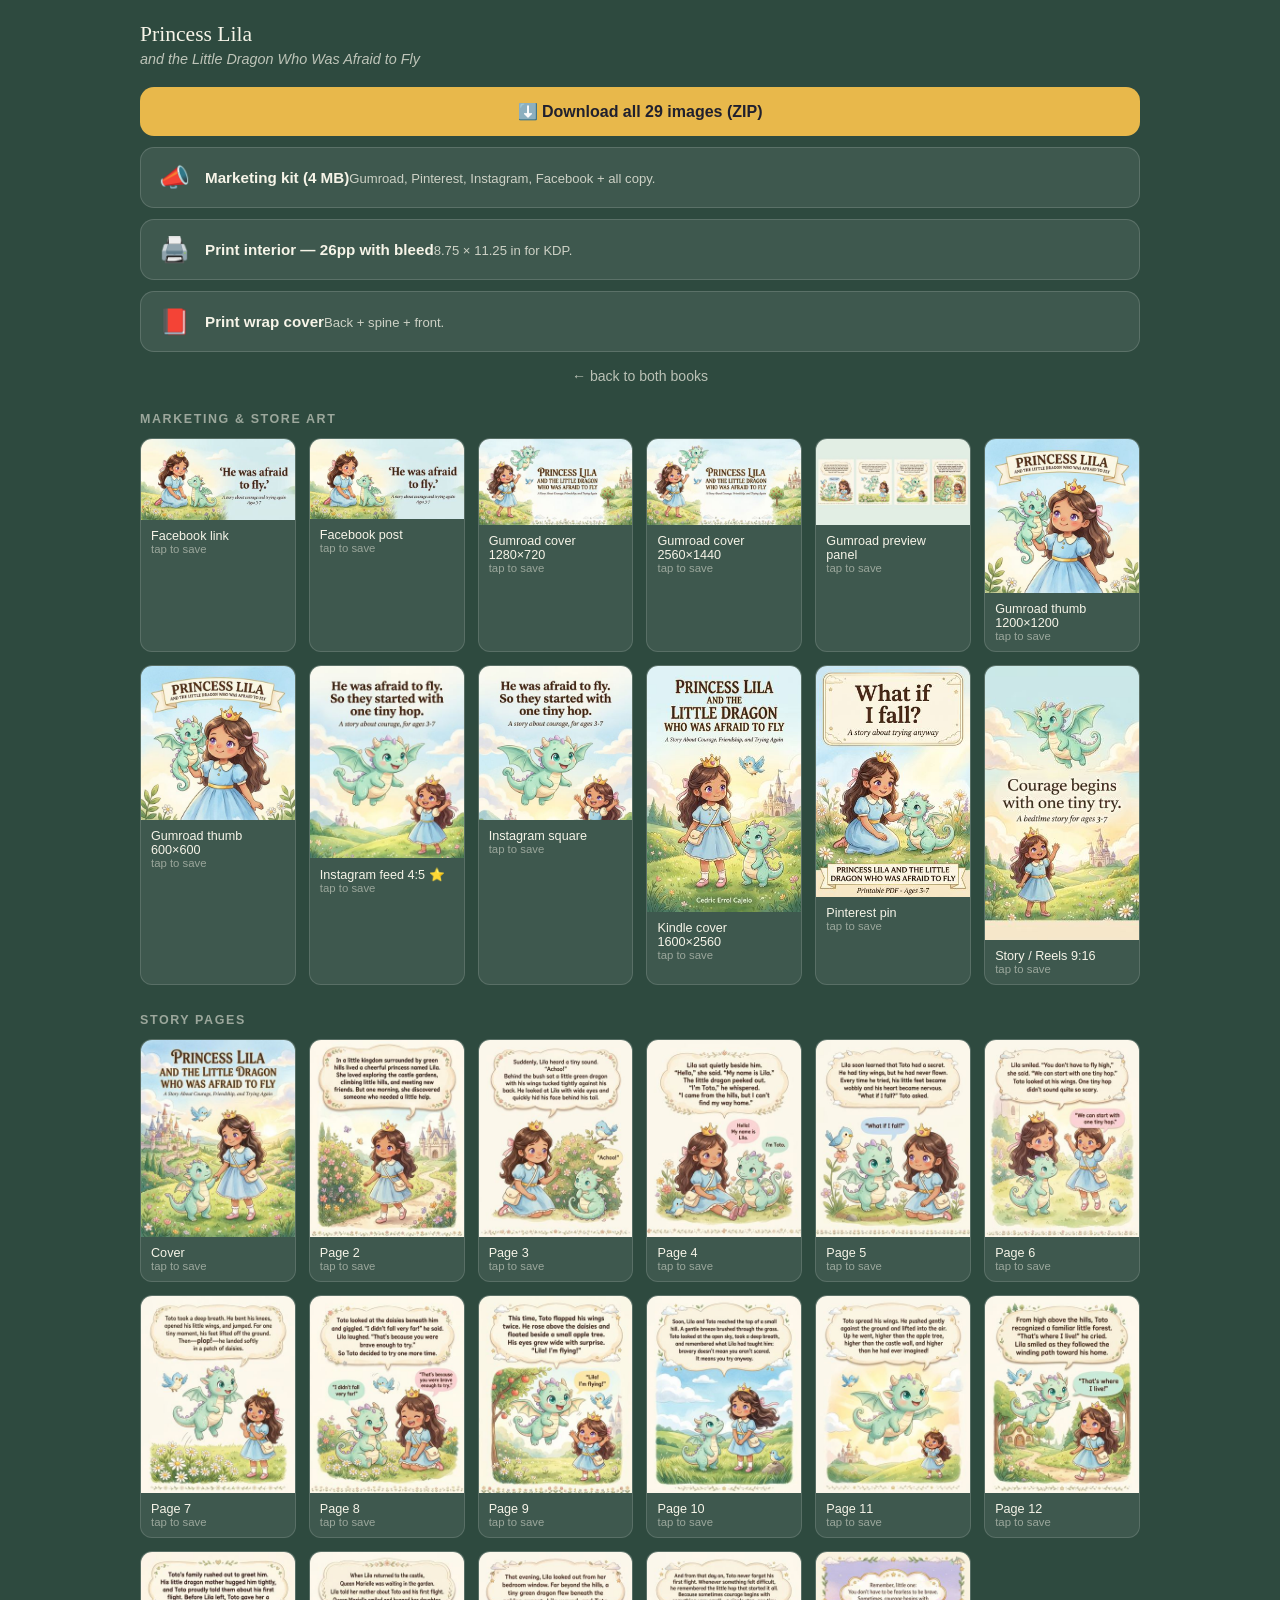
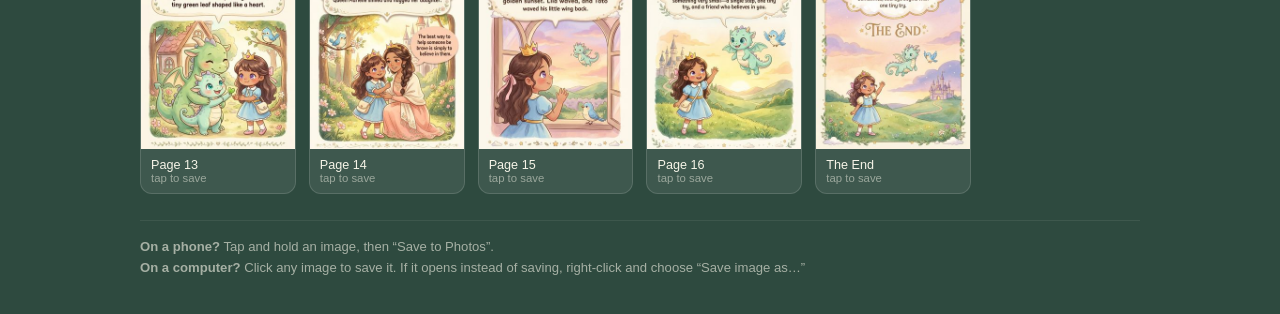
<file: download/lila.html>
<!DOCTYPE html><html lang="en"><head><meta charset="utf-8">
<meta name="viewport" content="width=device-width,initial-scale=1">
<title>Princess Lila</title><style>body{background:#2e4a3f}*{box-sizing:border-box}
body{margin:0;color:#f6f4e8;font-family:-apple-system,BlinkMacSystemFont,"Segoe UI",Roboto,sans-serif;padding:22px}
.wrap{max-width:1000px;margin:0 auto}
h1{font-family:Georgia,serif;font-weight:normal;font-size:1.35rem;margin:0 0 4px}
.sub{opacity:.72;font-size:.9rem;margin:0 0 20px;font-style:italic}
.big{display:block;text-decoration:none;padding:15px 20px;border-radius:14px;font-weight:700;text-align:center;margin-bottom:11px}
a.dl{display:flex;align-items:center;gap:15px;text-decoration:none;color:inherit;background:rgba(255,255,255,.08);
 border:1px solid rgba(255,255,255,.15);border-radius:14px;padding:15px 18px;margin-bottom:11px}
a.dl:hover{background:rgba(255,255,255,.16)}
.ico{font-size:1.55rem}.t{font-weight:600;font-size:.95rem}.d{font-size:.82rem;opacity:.78}
.back{display:block;text-align:center;opacity:.7;text-decoration:none;font-size:.88rem;margin:16px 0 24px;color:inherit}
h2{font-size:.78rem;text-transform:uppercase;letter-spacing:1.6px;opacity:.55;margin:28px 0 12px}
.grid{display:grid;gap:13px;grid-template-columns:repeat(auto-fill,minmax(155px,1fr))}
.card{text-decoration:none;color:inherit;background:rgba(255,255,255,.08);border:1px solid rgba(255,255,255,.14);
 border-radius:12px;overflow:hidden;display:flex;flex-direction:column}
.card:hover{background:rgba(255,255,255,.17);transform:translateY(-3px)}
.card img{width:100%;display:block}
.cap{padding:9px 10px;font-size:.79rem}.cap em{display:block;font-style:normal;opacity:.5;font-size:.71rem}
.note{font-size:.82rem;opacity:.6;line-height:1.65;margin-top:26px;border-top:1px solid rgba(255,255,255,.12);padding-top:15px}
.big{background:#e8b84b;color:#20202e}</style></head><body><div class="wrap">
<h1>Princess Lila</h1><p class="sub">and the Little Dragon Who Was Afraid to Fly</p>
<a class="big" href="lila_images.zip" download>⬇️ Download all 29 images (ZIP)</a>
<a class="dl" href="lila_marketing_kit.zip" download><span class="ico">📣</span><span><span class="t">Marketing kit (4 MB)</span><span class="d">Gumroad, Pinterest, Instagram, Facebook + all copy.</span></span></a>
<a class="dl" href="lila_interior_print_bleed.pdf" download><span class="ico">🖨️</span><span><span class="t">Print interior — 26pp with bleed</span><span class="d">8.75 × 11.25 in for KDP.</span></span></a>
<a class="dl" href="lila_cover_wrap_print.pdf" download><span class="ico">📕</span><span><span class="t">Print wrap cover</span><span class="d">Back + spine + front.</span></span></a>
<a class="back" href="index.html">← back to both books</a>
<h2>Marketing &amp; store art</h2><div class="grid">
    <a class="card" href="lila/facebook_link_1200x630.jpg" download><img src="thumbs2/facebook_link_1200x630.jpg" alt="Facebook link" loading="lazy"><span class="cap">Facebook link<em>tap to save</em></span></a>
    <a class="card" href="lila/facebook_post_1640x856.jpg" download><img src="thumbs2/facebook_post_1640x856.jpg" alt="Facebook post" loading="lazy"><span class="cap">Facebook post<em>tap to save</em></span></a>
    <a class="card" href="lila/gumroad_cover_1280x720.jpg" download><img src="thumbs2/gumroad_cover_1280x720.jpg" alt="Gumroad cover 1280×720" loading="lazy"><span class="cap">Gumroad cover 1280×720<em>tap to save</em></span></a>
    <a class="card" href="lila/gumroad_cover_2560x1440.jpg" download><img src="thumbs2/gumroad_cover_2560x1440.jpg" alt="Gumroad cover 2560×1440" loading="lazy"><span class="cap">Gumroad cover 2560×1440<em>tap to save</em></span></a>
    <a class="card" href="lila/gumroad_preview_pages_2560x1440.jpg" download><img src="thumbs2/gumroad_preview_pages_2560x1440.jpg" alt="Gumroad preview panel" loading="lazy"><span class="cap">Gumroad preview panel<em>tap to save</em></span></a>
    <a class="card" href="lila/gumroad_thumbnail_1200x1200.jpg" download><img src="thumbs2/gumroad_thumbnail_1200x1200.jpg" alt="Gumroad thumb 1200×1200" loading="lazy"><span class="cap">Gumroad thumb 1200×1200<em>tap to save</em></span></a>
    <a class="card" href="lila/gumroad_thumbnail_600x600.jpg" download><img src="thumbs2/gumroad_thumbnail_600x600.jpg" alt="Gumroad thumb 600×600" loading="lazy"><span class="cap">Gumroad thumb 600×600<em>tap to save</em></span></a>
    <a class="card" href="lila/instagram_portrait_1080x1350.jpg" download><img src="thumbs2/instagram_portrait_1080x1350.jpg" alt="Instagram feed 4:5 ⭐" loading="lazy"><span class="cap">Instagram feed 4:5 ⭐<em>tap to save</em></span></a>
    <a class="card" href="lila/instagram_square_1080x1080.jpg" download><img src="thumbs2/instagram_square_1080x1080.jpg" alt="Instagram square" loading="lazy"><span class="cap">Instagram square<em>tap to save</em></span></a>
    <a class="card" href="lila/lila_kindle_cover_1600x2560.jpg" download><img src="thumbs2/lila_kindle_cover_1600x2560.jpg" alt="Kindle cover 1600×2560" loading="lazy"><span class="cap">Kindle cover 1600×2560<em>tap to save</em></span></a>
    <a class="card" href="lila/pinterest_pin_1000x1500.jpg" download><img src="thumbs2/pinterest_pin_1000x1500.jpg" alt="Pinterest pin" loading="lazy"><span class="cap">Pinterest pin<em>tap to save</em></span></a>
    <a class="card" href="lila/story_reels_1080x1920.jpg" download><img src="thumbs2/story_reels_1080x1920.jpg" alt="Story / Reels 9:16" loading="lazy"><span class="cap">Story / Reels 9:16<em>tap to save</em></span></a>
</div>

<h2>Story pages</h2><div class="grid">
    <a class="card" href="lila/01_cover.jpg" download><img src="thumbs2/01_cover.jpg" alt="Cover" loading="lazy"><span class="cap">Cover<em>tap to save</em></span></a>
    <a class="card" href="lila/02_page02.jpg" download><img src="thumbs2/02_page02.jpg" alt="Page 2" loading="lazy"><span class="cap">Page 2<em>tap to save</em></span></a>
    <a class="card" href="lila/03_page03.jpg" download><img src="thumbs2/03_page03.jpg" alt="Page 3" loading="lazy"><span class="cap">Page 3<em>tap to save</em></span></a>
    <a class="card" href="lila/04_page04.jpg" download><img src="thumbs2/04_page04.jpg" alt="Page 4" loading="lazy"><span class="cap">Page 4<em>tap to save</em></span></a>
    <a class="card" href="lila/05_page05.jpg" download><img src="thumbs2/05_page05.jpg" alt="Page 5" loading="lazy"><span class="cap">Page 5<em>tap to save</em></span></a>
    <a class="card" href="lila/06_page06.jpg" download><img src="thumbs2/06_page06.jpg" alt="Page 6" loading="lazy"><span class="cap">Page 6<em>tap to save</em></span></a>
    <a class="card" href="lila/07_page07.jpg" download><img src="thumbs2/07_page07.jpg" alt="Page 7" loading="lazy"><span class="cap">Page 7<em>tap to save</em></span></a>
    <a class="card" href="lila/08_page08.jpg" download><img src="thumbs2/08_page08.jpg" alt="Page 8" loading="lazy"><span class="cap">Page 8<em>tap to save</em></span></a>
    <a class="card" href="lila/09_page09.jpg" download><img src="thumbs2/09_page09.jpg" alt="Page 9" loading="lazy"><span class="cap">Page 9<em>tap to save</em></span></a>
    <a class="card" href="lila/10_page10.jpg" download><img src="thumbs2/10_page10.jpg" alt="Page 10" loading="lazy"><span class="cap">Page 10<em>tap to save</em></span></a>
    <a class="card" href="lila/11_page11.jpg" download><img src="thumbs2/11_page11.jpg" alt="Page 11" loading="lazy"><span class="cap">Page 11<em>tap to save</em></span></a>
    <a class="card" href="lila/12_page12.jpg" download><img src="thumbs2/12_page12.jpg" alt="Page 12" loading="lazy"><span class="cap">Page 12<em>tap to save</em></span></a>
    <a class="card" href="lila/13_page13.jpg" download><img src="thumbs2/13_page13.jpg" alt="Page 13" loading="lazy"><span class="cap">Page 13<em>tap to save</em></span></a>
    <a class="card" href="lila/14_page14.jpg" download><img src="thumbs2/14_page14.jpg" alt="Page 14" loading="lazy"><span class="cap">Page 14<em>tap to save</em></span></a>
    <a class="card" href="lila/15_page15.jpg" download><img src="thumbs2/15_page15.jpg" alt="Page 15" loading="lazy"><span class="cap">Page 15<em>tap to save</em></span></a>
    <a class="card" href="lila/16_page16.jpg" download><img src="thumbs2/16_page16.jpg" alt="Page 16" loading="lazy"><span class="cap">Page 16<em>tap to save</em></span></a>
    <a class="card" href="lila/17_the_end.jpg" download><img src="thumbs2/17_the_end.jpg" alt="The End" loading="lazy"><span class="cap">The End<em>tap to save</em></span></a>
</div>

<p class="note"><strong>On a phone?</strong> Tap and hold an image, then “Save to Photos”.<br>
<strong>On a computer?</strong> Click any image to save it. If it opens instead of saving,
right-click and choose “Save image as…”</p>
</div></body></html>
</file>
